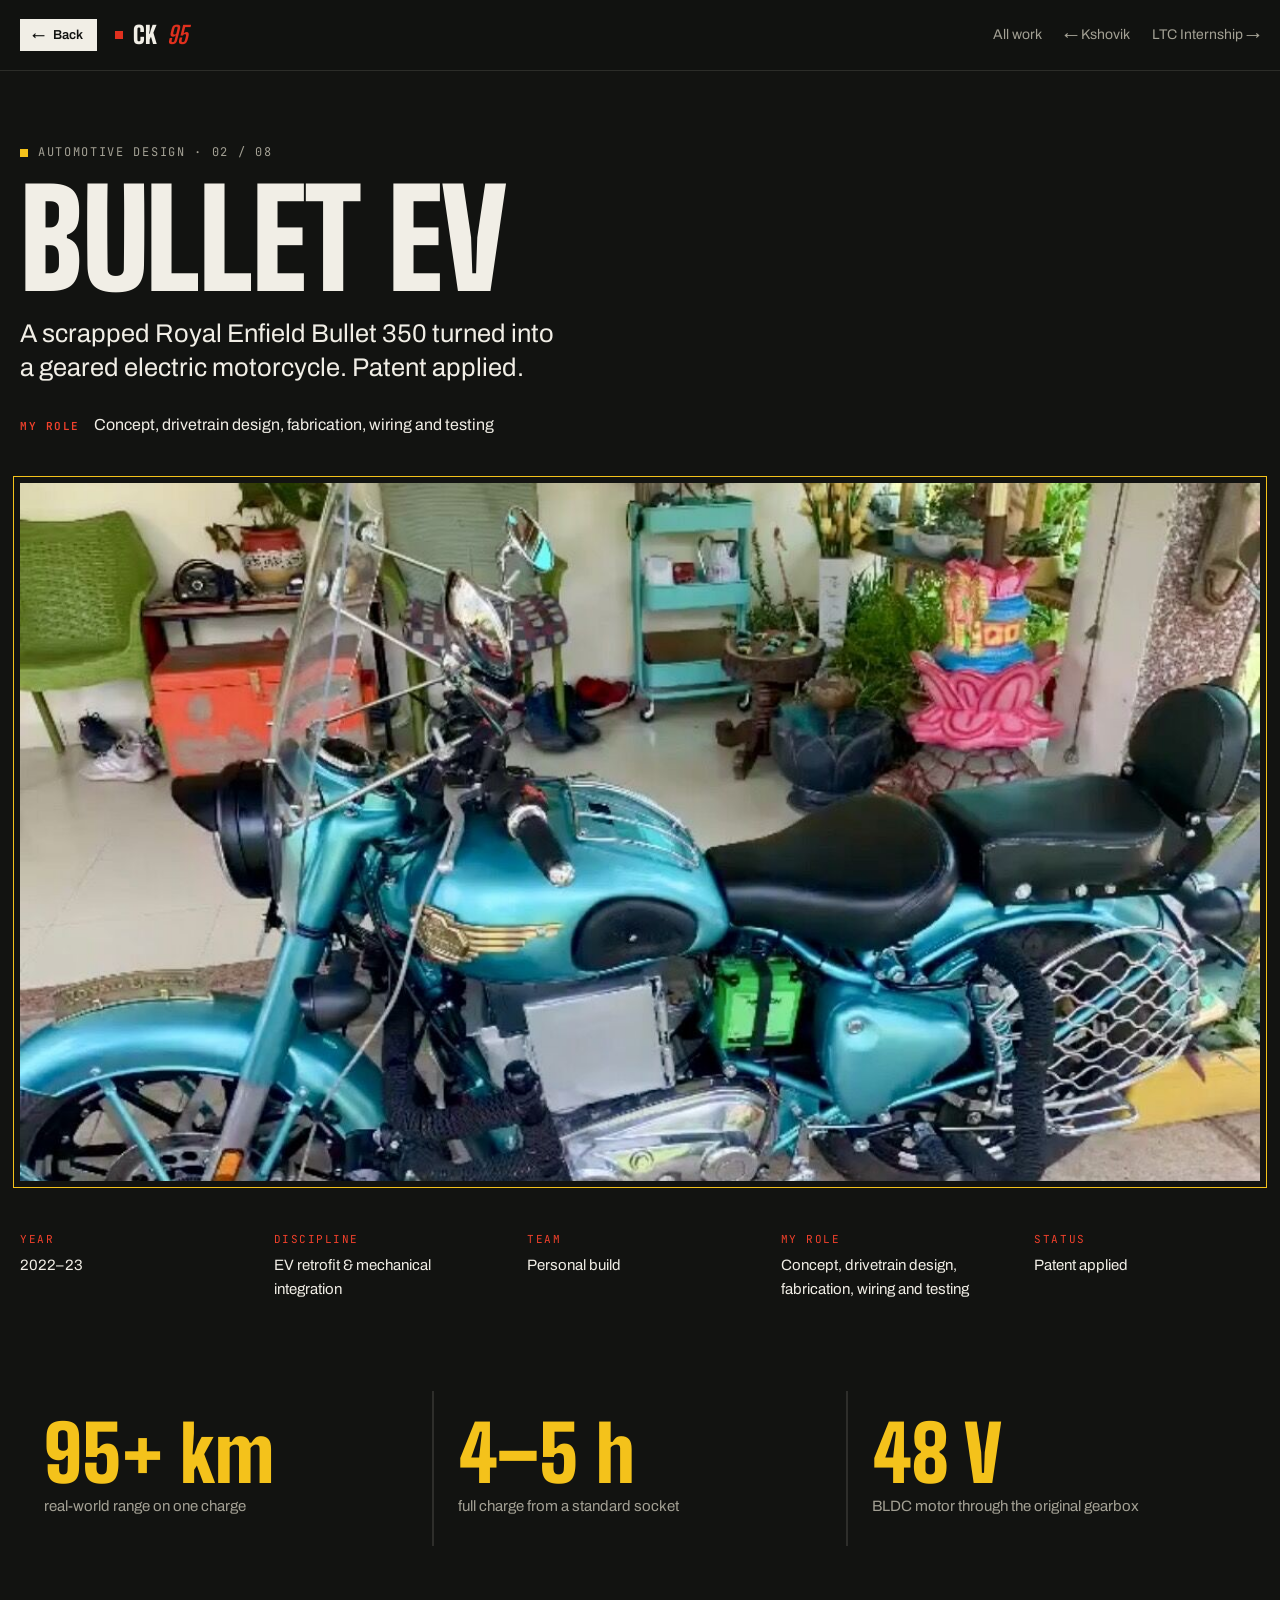
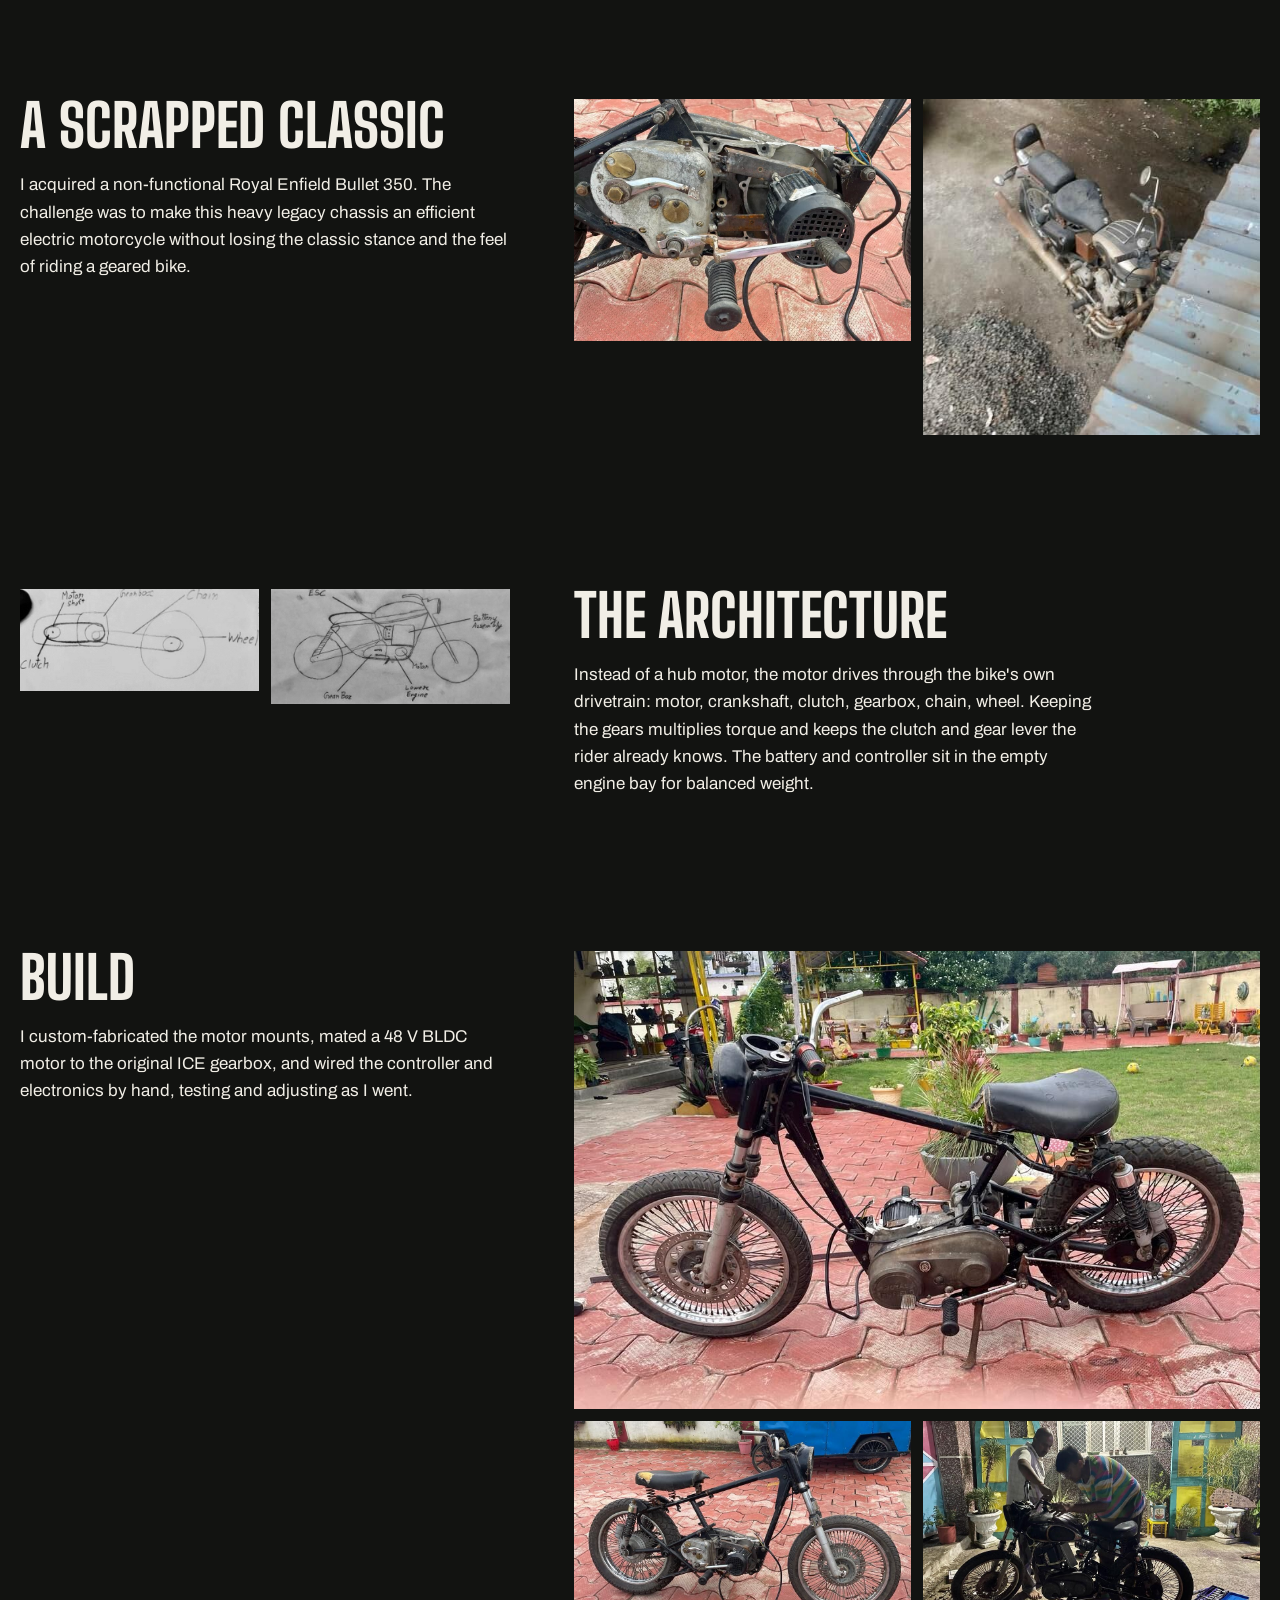
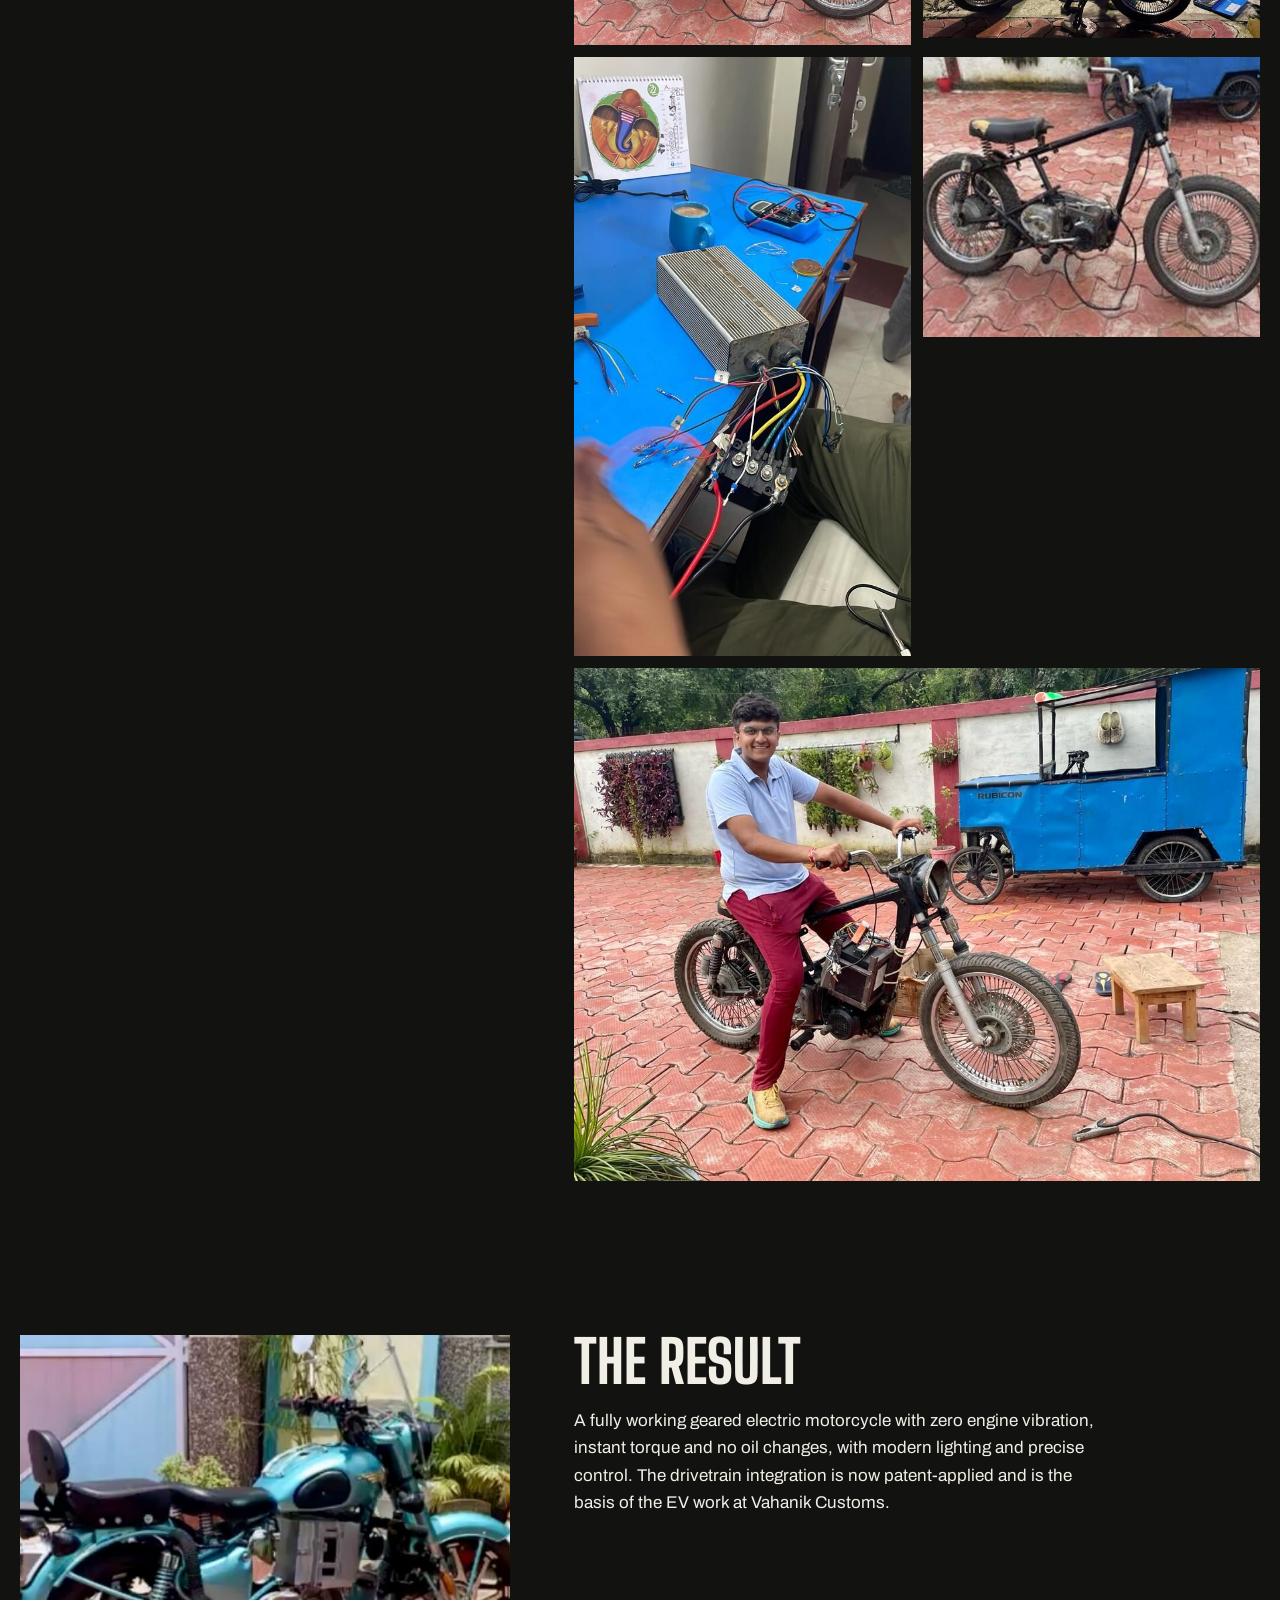
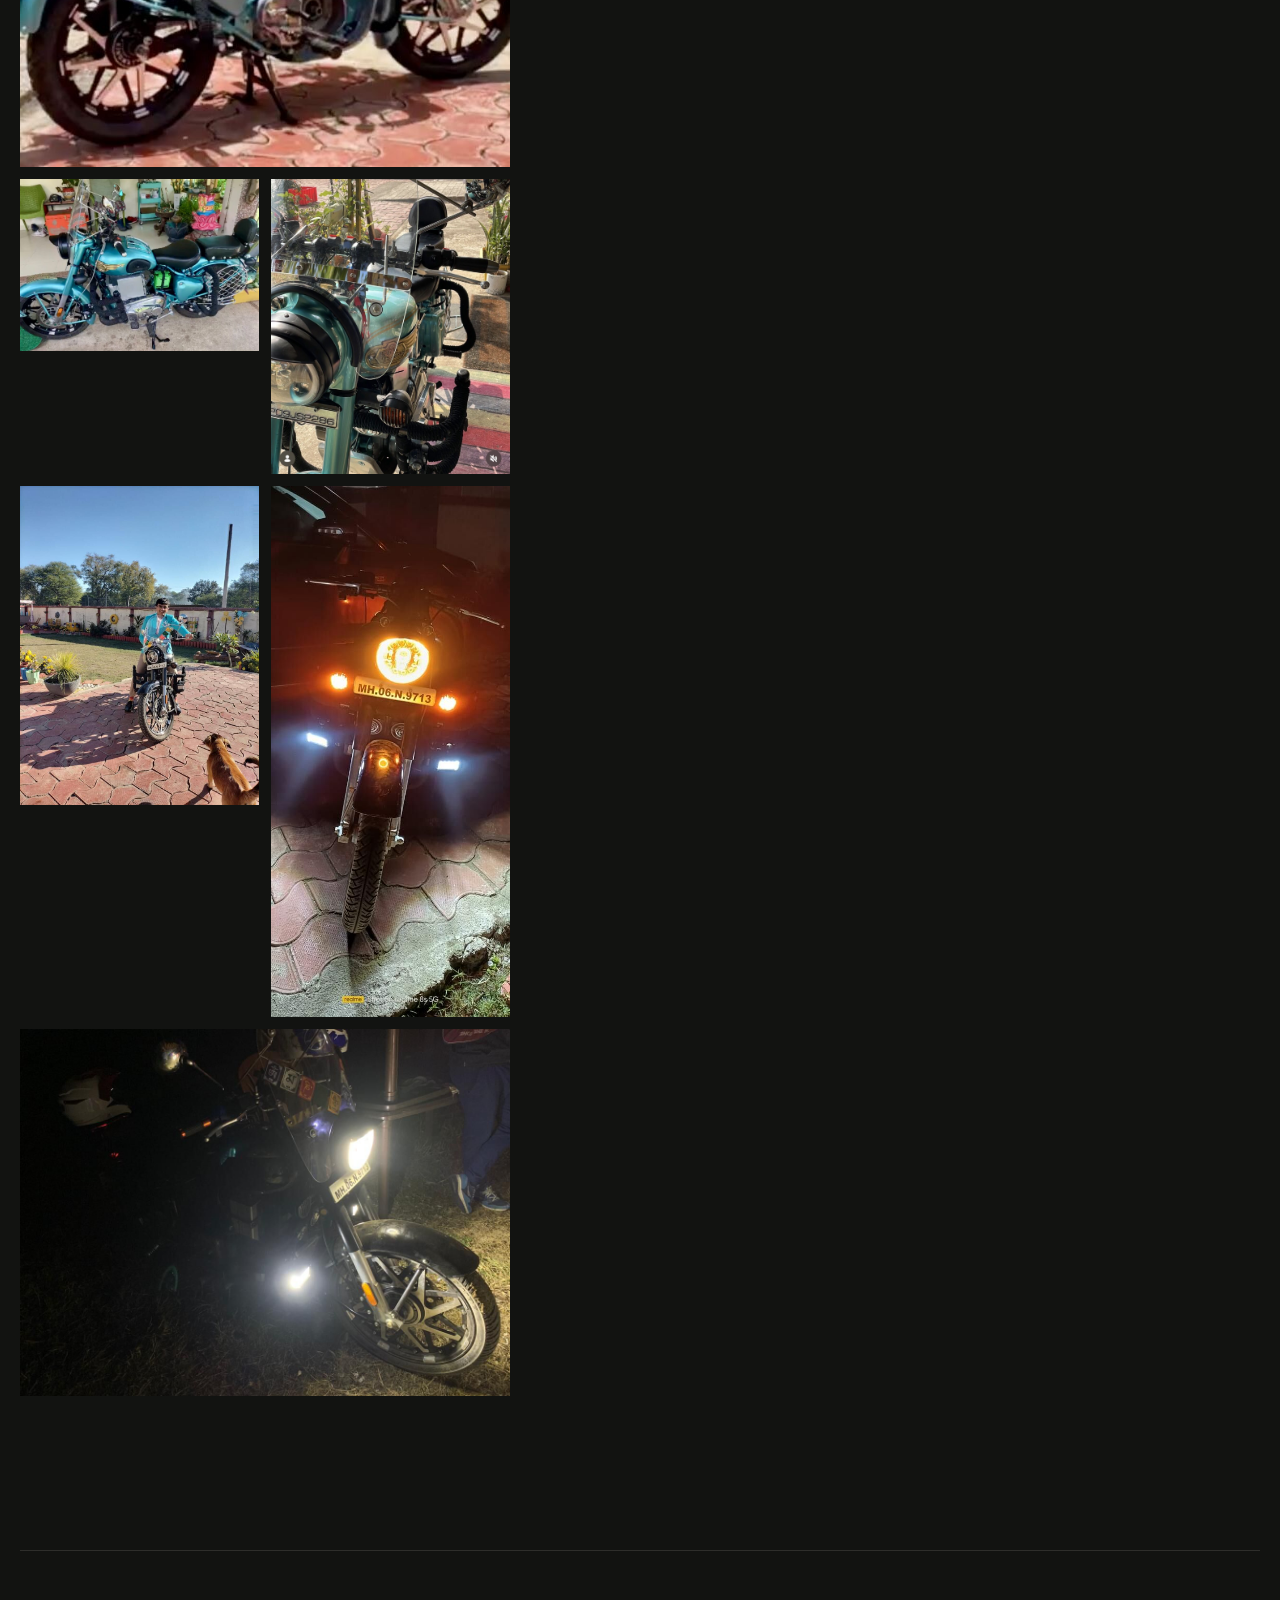
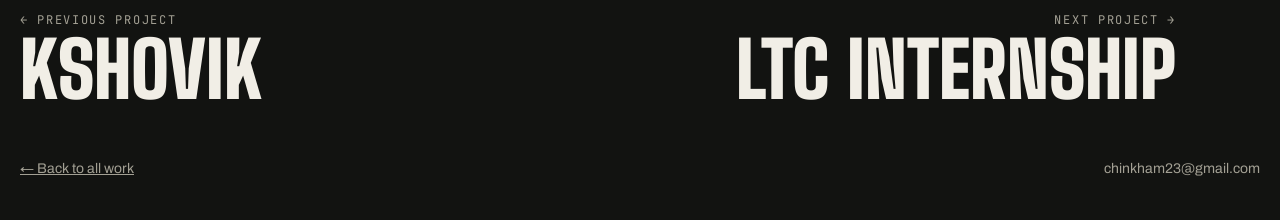
<file: work/bullet-ev.html>
<!doctype html>
<html lang="en"><head><meta charset="utf-8"><meta name="viewport" content="width=device-width, initial-scale=1, viewport-fit=cover">
<title>Bullet EV · Chinmay Khamkar</title>
<link rel="preconnect" href="https://fonts.googleapis.com"><link rel="preconnect" href="https://fonts.gstatic.com" crossorigin>
<link rel="stylesheet" href="https://fonts.googleapis.com/css2?family=Big+Shoulders+Display:wght@700;800;900&family=Archivo:wdth,wght@100..125,400..700&family=JetBrains+Mono:wght@400;600&display=swap">
<link rel="stylesheet" href="work.css">
</head><body class="automotive">
<div class="bpbg" aria-hidden="true" style="background-image:url(../img/bp2.svg)"></div>
<nav class="nav"><div class="navl"><a class="back" id="back" href="../index.html#work"><span aria-hidden="true">←</span> Back</a><a class="mark" href="../index.html"><i></i>CK<b>95</b></a></div><ul><li><a href="../index.html#work">All work</a></li><li><a href="kshovik.html">← Kshovik</a></li><li><a href="ltc-internship.html">LTC Internship →</a></li></ul></nav>
<header class="hero">
  <p class="kicker"><span class="dot"></span>Automotive design · 02 / 08</p>
  <h1>Bullet EV</h1>
  <p class="line">A scrapped Royal Enfield Bullet 350 turned into a geared electric motorcycle. Patent applied.</p>
  <p class="role"><b>My role</b>Concept, drivetrain design, fabrication, wiring and testing</p>
  <figure class="cover"><img src="../img/crisp/bul.jpg" alt="Bullet EV"></figure>
  <dl class="facts"><div><dt>Year</dt><dd>2022–23</dd></div><div><dt>Discipline</dt><dd>EV retrofit &amp; mechanical integration</dd></div><div><dt>Team</dt><dd>Personal build</dd></div><div><dt>My role</dt><dd>Concept, drivetrain design, fabrication, wiring and testing</dd></div><div><dt>Status</dt><dd>Patent applied</dd></div></dl>
</header>
<section class="stats"><div><b>95+ km</b><span>real-world range on one charge</span></div><div><b>4–5 h</b><span>full charge from a standard socket</span></div><div><b>48 V</b><span>BLDC motor through the original gearbox</span></div></section>
<main><section class="blk "><div class="txt"><h2>A scrapped classic</h2><p>I acquired a non-functional Royal Enfield Bullet 350. The challenge was to make this heavy legacy chassis an efficient electric motorcycle without losing the classic stance and the feel of riding a geared bike.</p></div><div class="figs two"><figure tabindex="0" role="button" aria-label="Enlarge image 1 of 2: A scrapped classic"><img src="../img/work/bul/05.jpg" alt="Bullet EV, a scrapped classic, image 1 of 2" loading="lazy" decoding="async"></figure><figure tabindex="0" role="button" aria-label="Enlarge image 2 of 2: A scrapped classic"><img src="../img/work/bul/04.jpg" alt="Bullet EV, a scrapped classic, image 2 of 2" loading="lazy" decoding="async"></figure></div></section>
<section class="blk flip"><div class="txt"><h2>The architecture</h2><p>Instead of a hub motor, the motor drives through the bike&#x27;s own drivetrain: motor, crankshaft, clutch, gearbox, chain, wheel. Keeping the gears multiplies torque and keeps the clutch and gear lever the rider already knows. The battery and controller sit in the empty engine bay for balanced weight.</p></div><div class="figs two"><figure tabindex="0" role="button" aria-label="Enlarge image 1 of 2: The architecture"><img src="../img/work/bul/s1.jpg" alt="Bullet EV, the architecture, image 1 of 2" loading="lazy" decoding="async"></figure><figure tabindex="0" role="button" aria-label="Enlarge image 2 of 2: The architecture"><img src="../img/work/bul/s2.jpg" alt="Bullet EV, the architecture, image 2 of 2" loading="lazy" decoding="async"></figure></div></section>
<section class="blk "><div class="txt"><h2>Build</h2><p>I custom-fabricated the motor mounts, mated a 48 V BLDC motor to the original ICE gearbox, and wired the controller and electronics by hand, testing and adjusting as I went.</p></div><div class="figs many oddtail"><figure tabindex="0" role="button" aria-label="Enlarge image 1 of 6: Build"><img src="../img/work/bul/06.jpg" alt="Bullet EV, build, image 1 of 6" loading="lazy" decoding="async"></figure><figure tabindex="0" role="button" aria-label="Enlarge image 2 of 6: Build"><img src="../img/work/bul/07.jpg" alt="Bullet EV, build, image 2 of 6" loading="lazy" decoding="async"></figure><figure tabindex="0" role="button" aria-label="Enlarge image 3 of 6: Build"><img src="../img/work/bul/08.jpg" alt="Bullet EV, build, image 3 of 6" loading="lazy" decoding="async"></figure><figure tabindex="0" role="button" aria-label="Enlarge image 4 of 6: Build"><img src="../img/work/bul/10.jpg" alt="Bullet EV, build, image 4 of 6" loading="lazy" decoding="async"></figure><figure tabindex="0" role="button" aria-label="Enlarge image 5 of 6: Build"><img src="../img/work/bul/s3.jpg" alt="Bullet EV, build, image 5 of 6" loading="lazy" decoding="async"></figure><figure tabindex="0" role="button" aria-label="Enlarge image 6 of 6: Build"><img src="../img/work/bul/09.jpg" alt="Bullet EV, build, image 6 of 6" loading="lazy" decoding="async"></figure></div></section>
<section class="blk flip"><div class="txt"><h2>The result</h2><p>A fully working geared electric motorcycle with zero engine vibration, instant torque and no oil changes, with modern lighting and precise control. The drivetrain integration is now patent-applied and is the basis of the EV work at Vahanik Customs.</p></div><div class="figs many oddtail"><figure tabindex="0" role="button" aria-label="Enlarge image 1 of 6: The result"><img src="../img/work/bul/01.jpg" alt="Bullet EV, the result, image 1 of 6" loading="lazy" decoding="async"></figure><figure tabindex="0" role="button" aria-label="Enlarge image 2 of 6: The result"><img src="../img/work/bul/02.jpg" alt="Bullet EV, the result, image 2 of 6" loading="lazy" decoding="async"></figure><figure tabindex="0" role="button" aria-label="Enlarge image 3 of 6: The result"><img src="../img/work/bul/03.jpg" alt="Bullet EV, the result, image 3 of 6" loading="lazy" decoding="async"></figure><figure tabindex="0" role="button" aria-label="Enlarge image 4 of 6: The result"><img src="../img/work/bul/13.jpg" alt="Bullet EV, the result, image 4 of 6" loading="lazy" decoding="async"></figure><figure tabindex="0" role="button" aria-label="Enlarge image 5 of 6: The result"><img src="../img/work/bul/11.jpg" alt="Bullet EV, the result, image 5 of 6" loading="lazy" decoding="async"></figure><figure tabindex="0" role="button" aria-label="Enlarge image 6 of 6: The result"><img src="../img/work/bul/12.jpg" alt="Bullet EV, the result, image 6 of 6" loading="lazy" decoding="async"></figure></div></section>
</main>
<nav class="pn" aria-label="More projects"><a class="prev" href="kshovik.html"><span>← Previous project</span><strong>Kshovik</strong></a><a class="next" href="ltc-internship.html"><span>Next project →</span><strong>LTC Internship</strong></a></nav>
<footer class="foot"><a href="../index.html#work">← Back to all work</a><span>chinkham23@gmail.com</span></footer>
<div class="lb" id="lb" role="dialog" aria-modal="true" aria-label="Image viewer" hidden><img alt=""><button type="button" class="lbx" aria-label="Close">Close</button><button type="button" class="lbp" aria-label="Previous image">←</button><button type="button" class="lbn" aria-label="Next image">→</button></div>
<script src="work.js"></script>
</body></html>
</file>
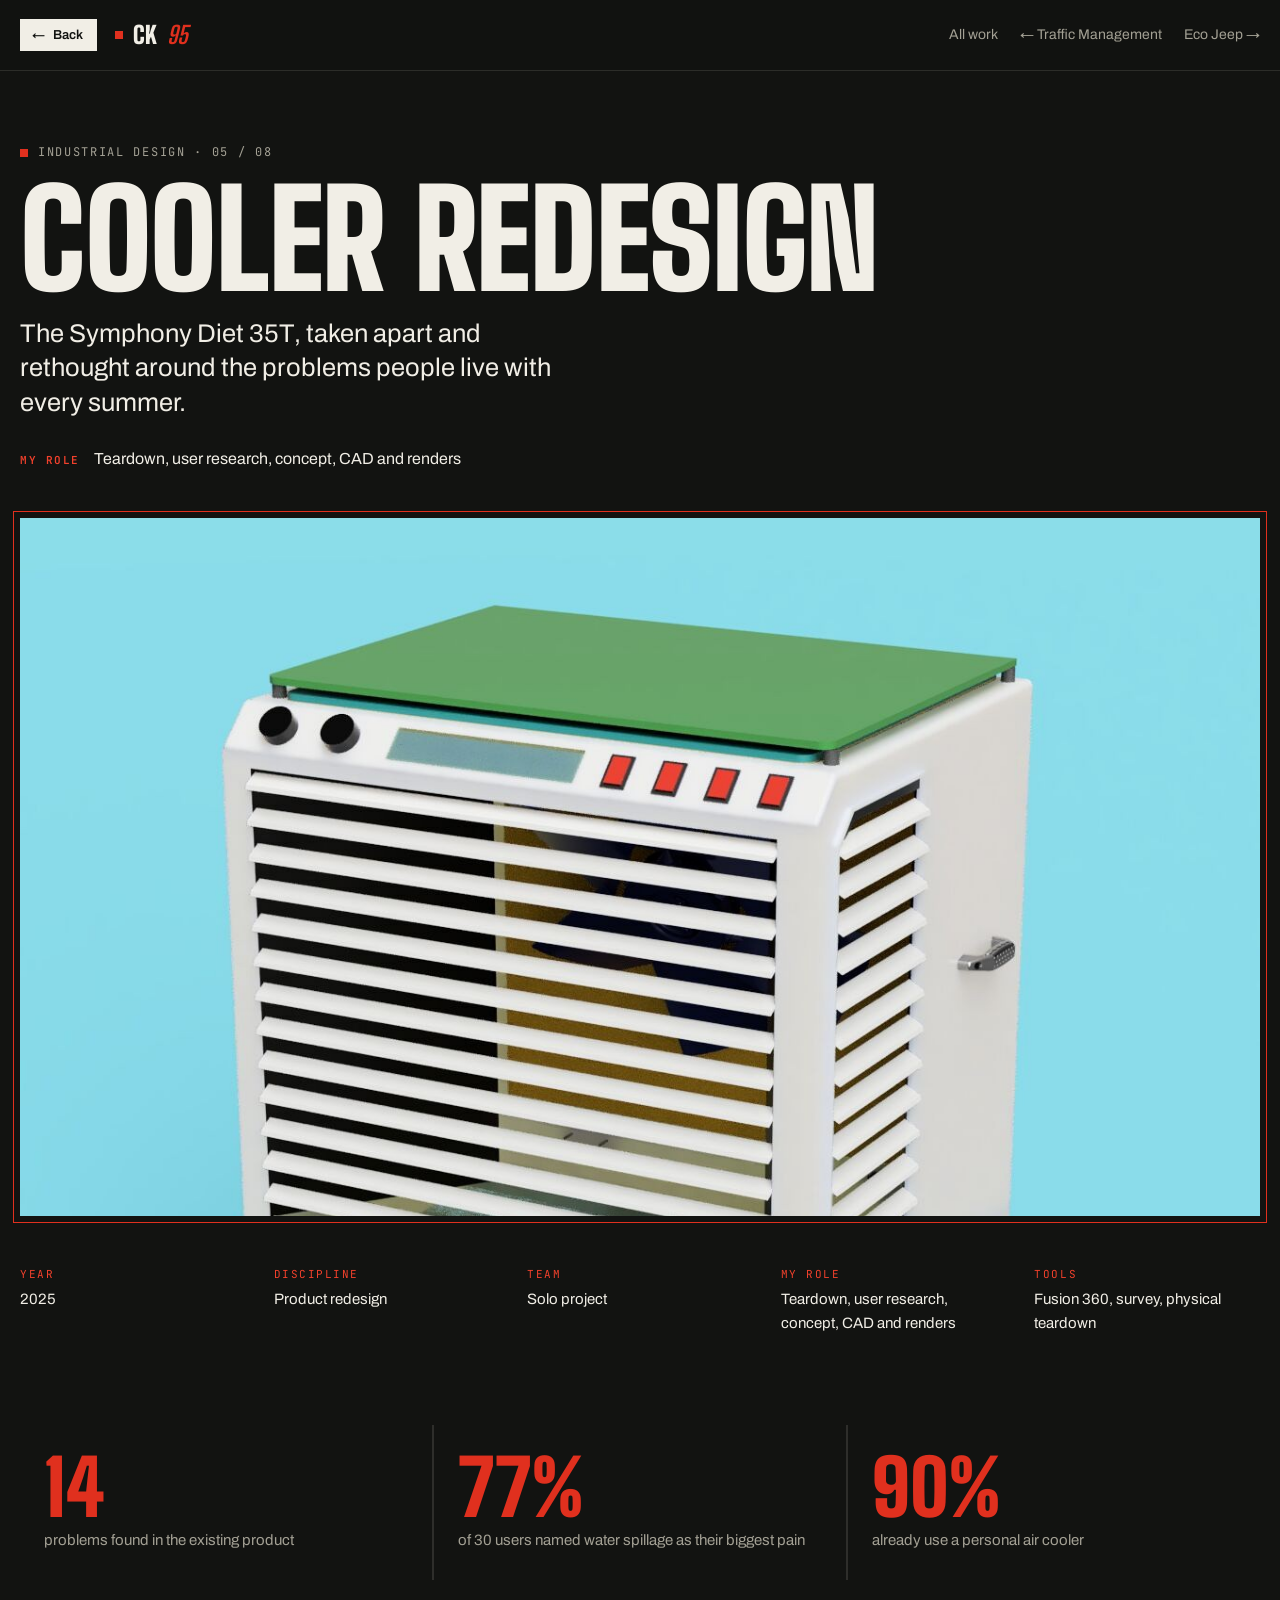
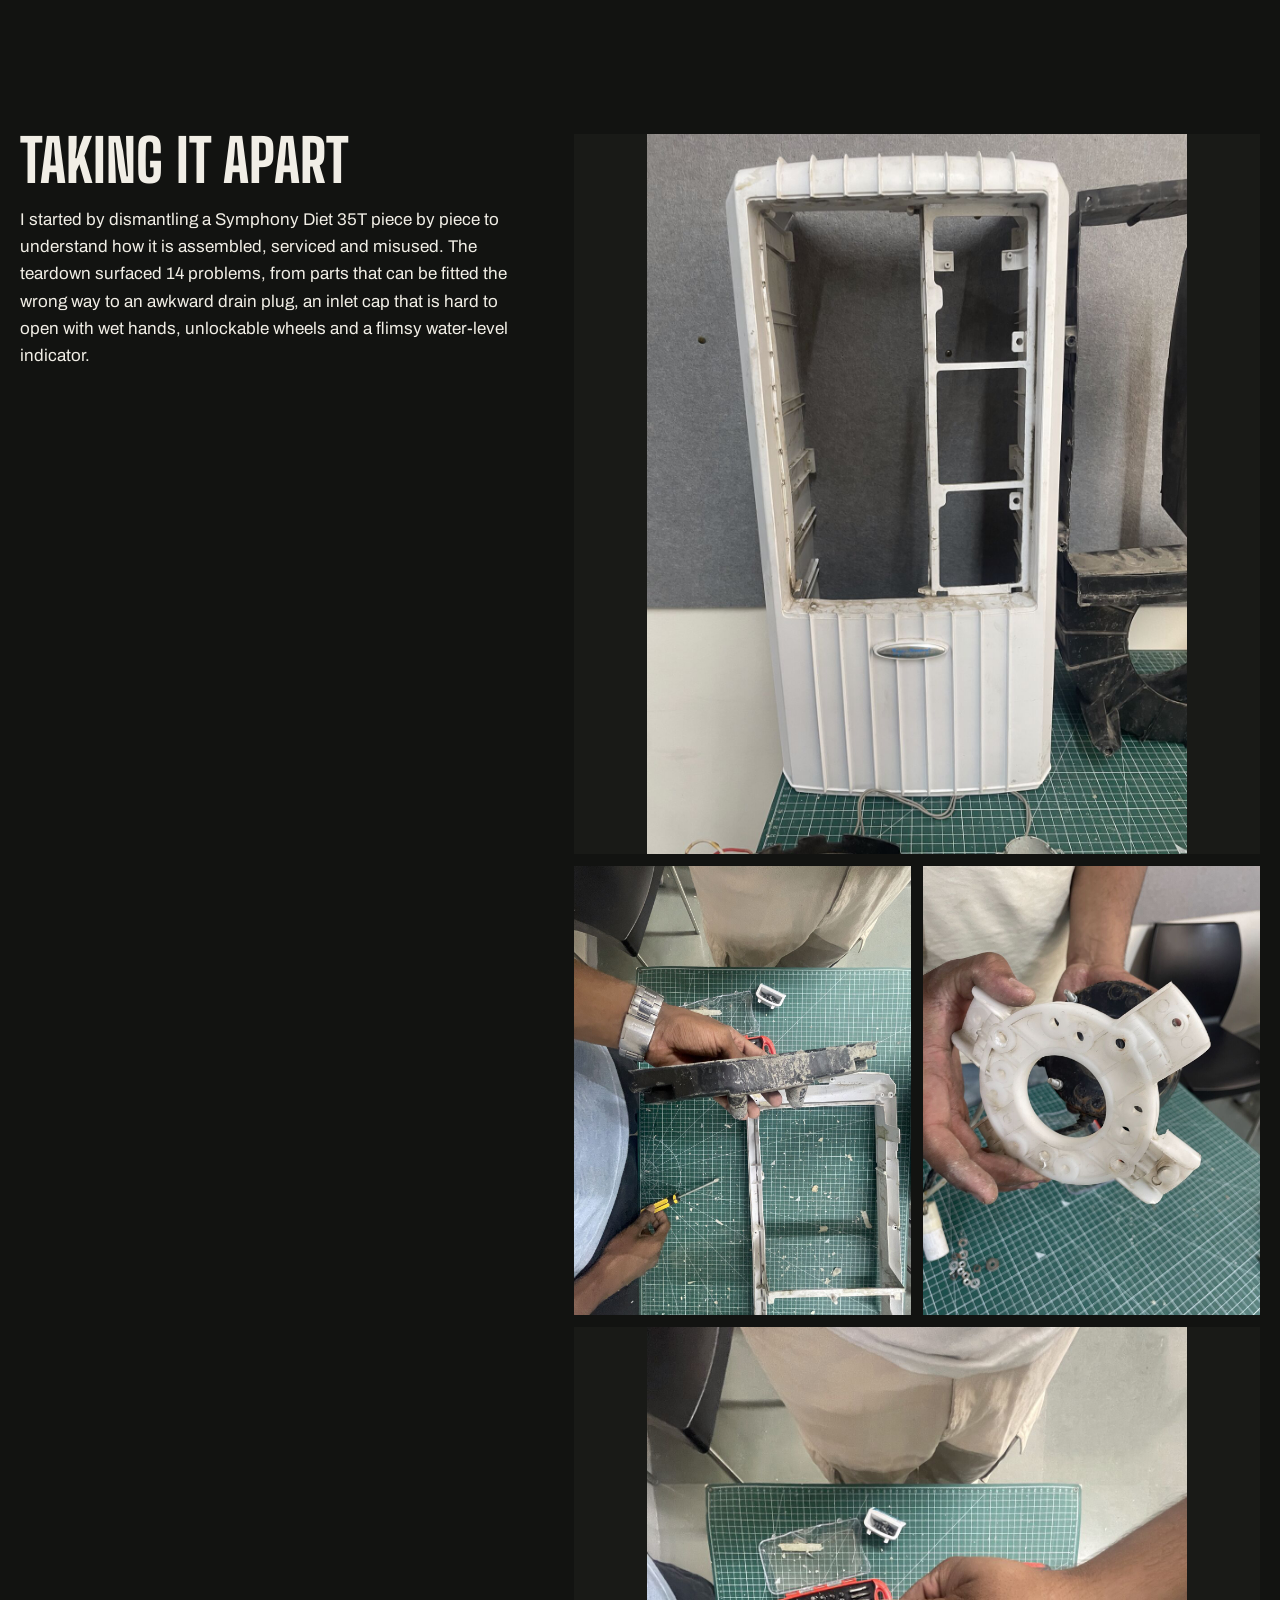
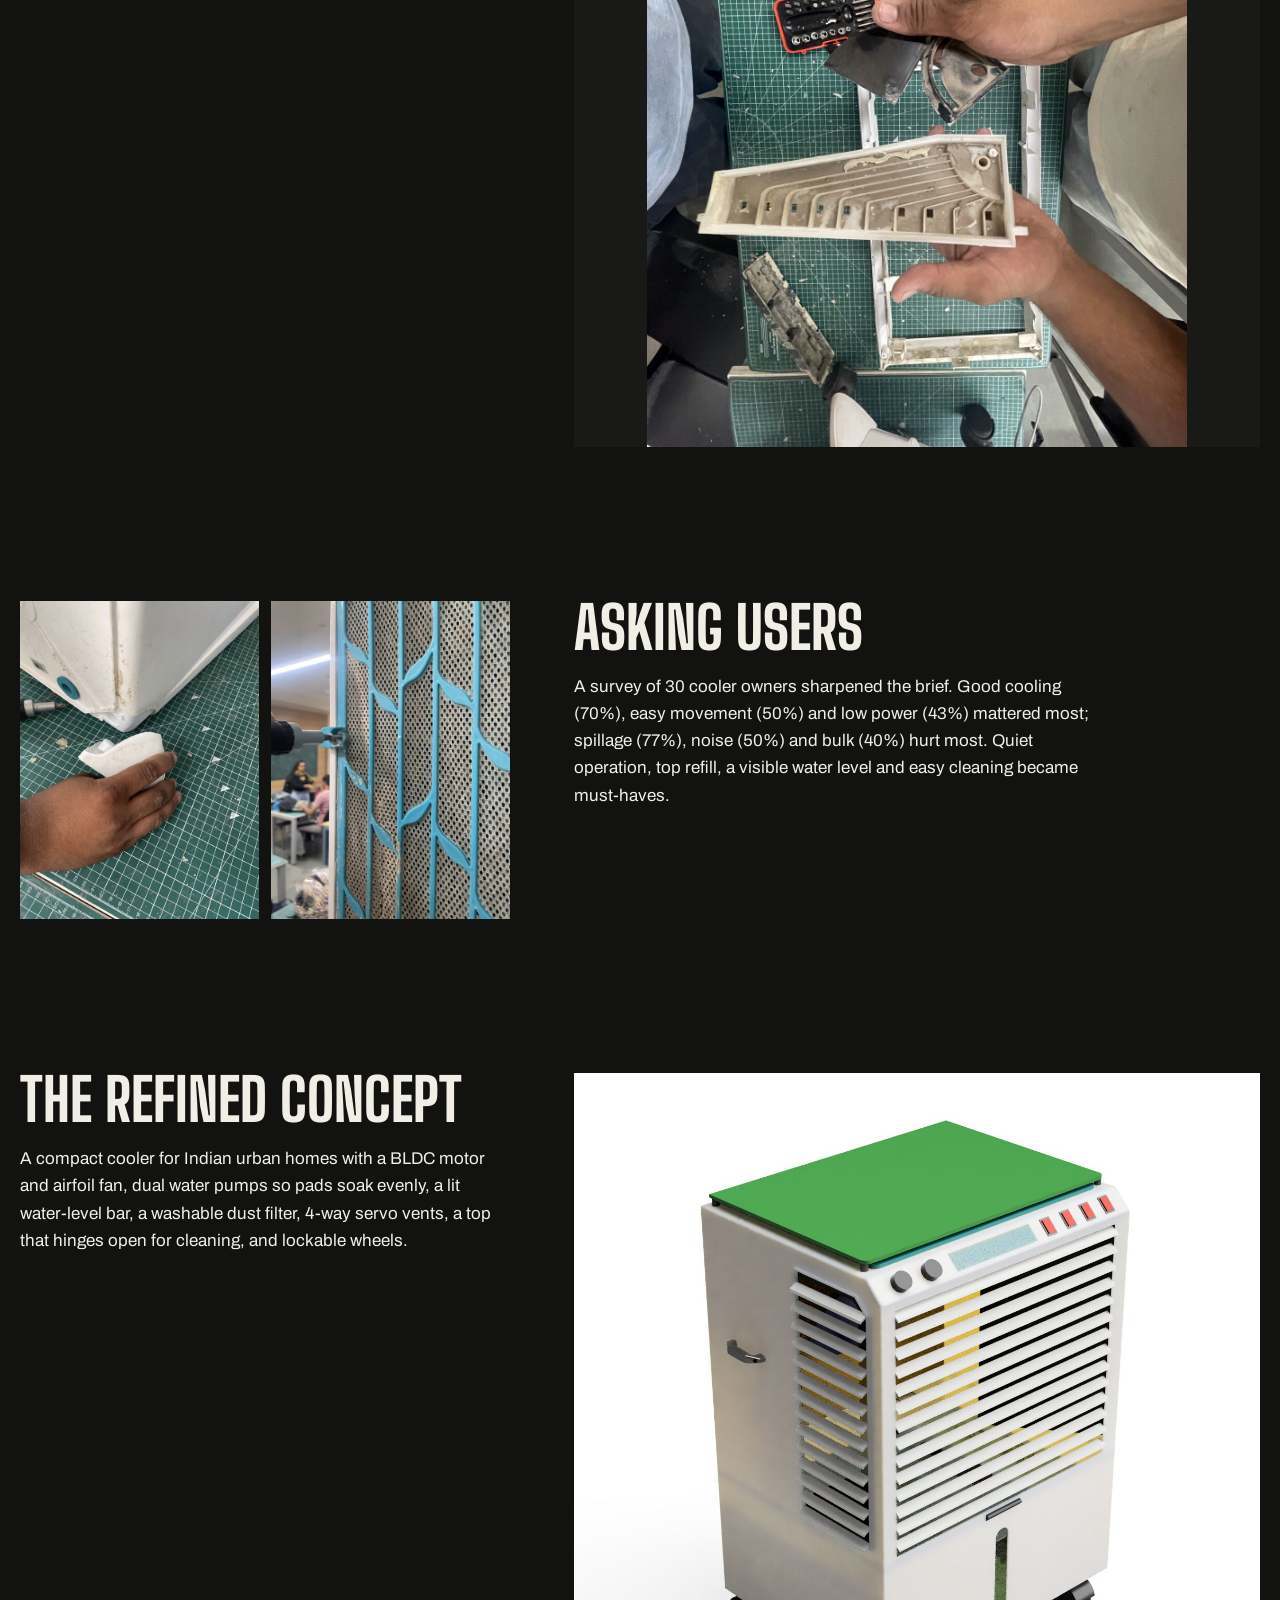
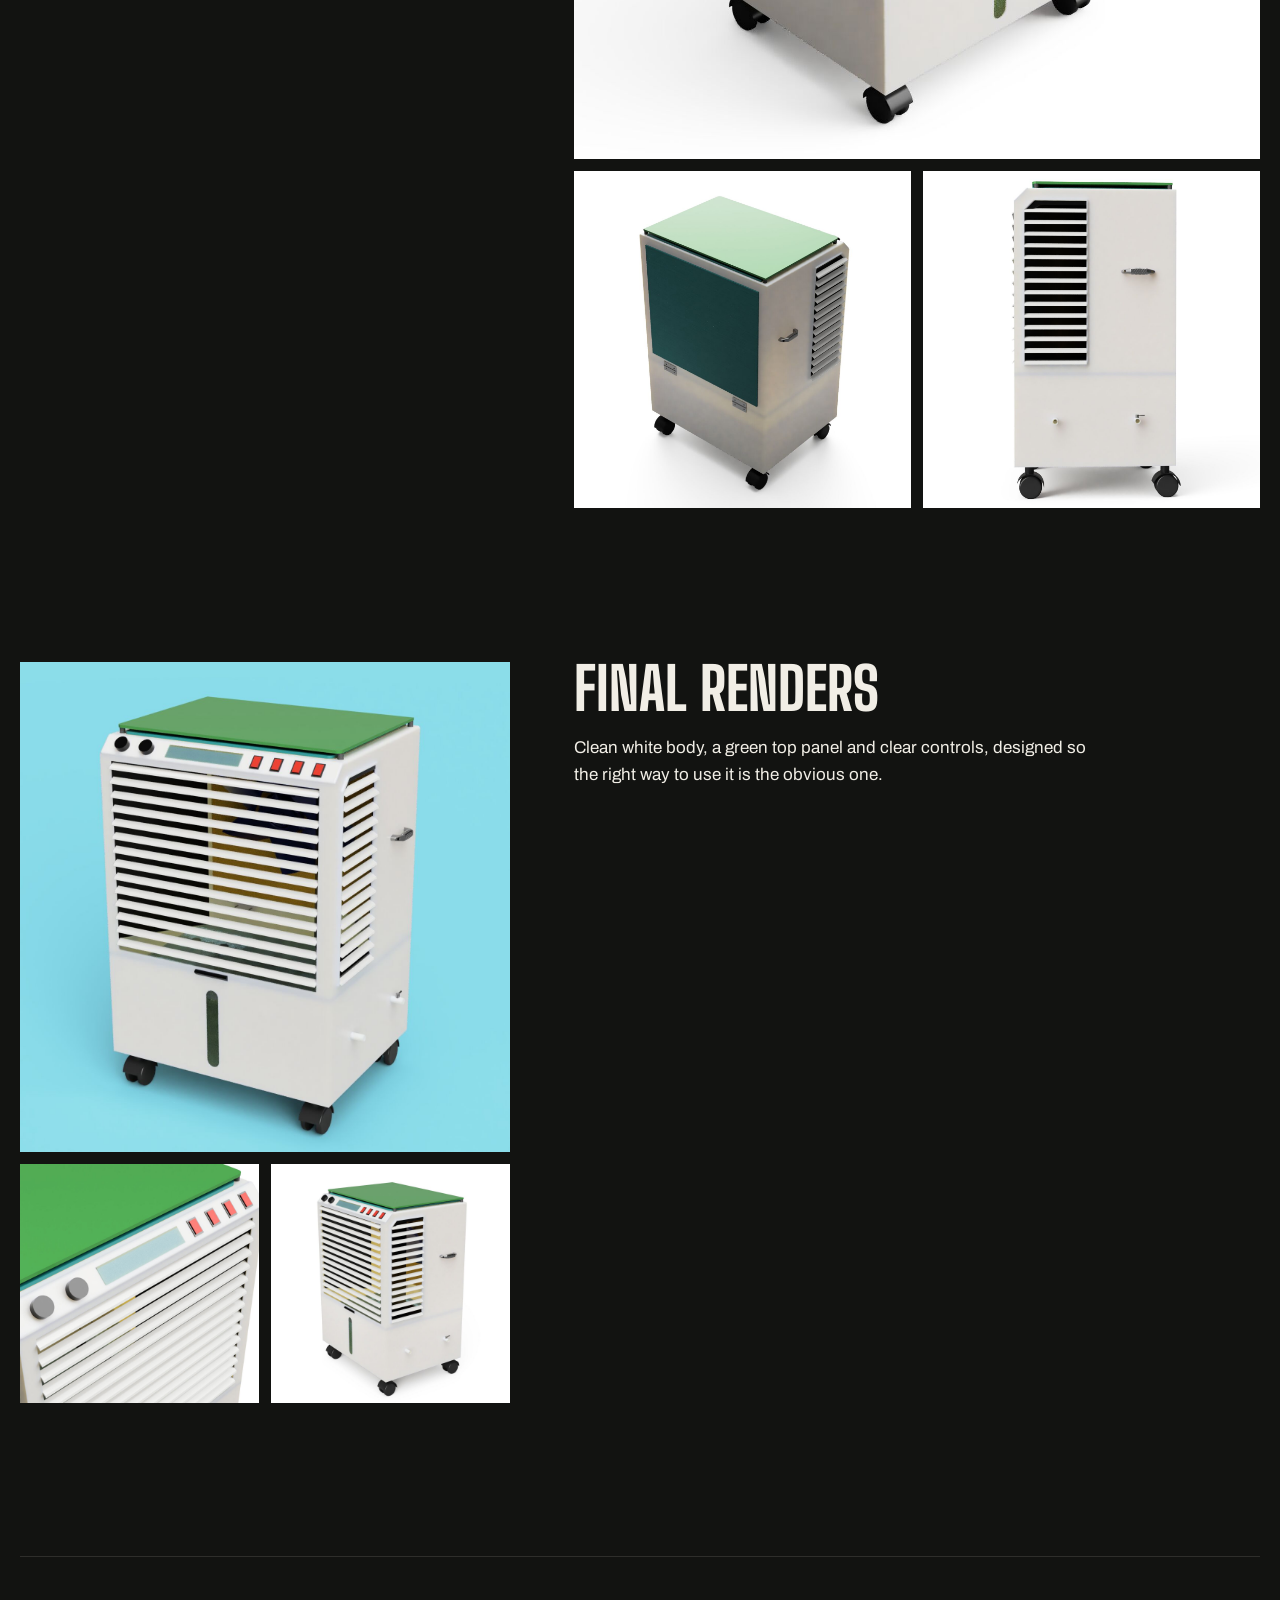
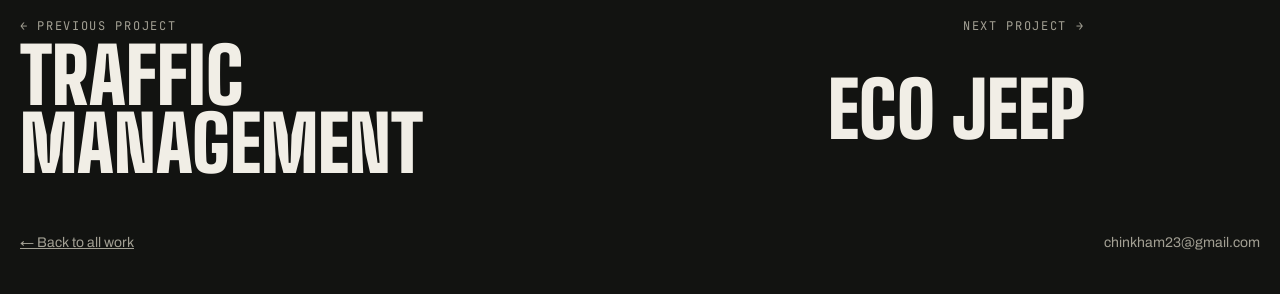
<file: work/cooler-redesign.html>
<!doctype html>
<html lang="en"><head><meta charset="utf-8"><meta name="viewport" content="width=device-width, initial-scale=1, viewport-fit=cover">
<title>Cooler Redesign · Chinmay Khamkar</title>
<link rel="preconnect" href="https://fonts.googleapis.com"><link rel="preconnect" href="https://fonts.gstatic.com" crossorigin>
<link rel="stylesheet" href="https://fonts.googleapis.com/css2?family=Big+Shoulders+Display:wght@700;800;900&family=Archivo:wdth,wght@100..125,400..700&family=JetBrains+Mono:wght@400;600&display=swap">
<link rel="stylesheet" href="work.css">
</head><body class="industrial">
<div class="bpbg" aria-hidden="true" style="background-image:url(../img/bp1.svg)"></div>
<nav class="nav"><div class="navl"><a class="back" id="back" href="../index.html#work"><span aria-hidden="true">←</span> Back</a><a class="mark" href="../index.html"><i></i>CK<b>95</b></a></div><ul><li><a href="../index.html#work">All work</a></li><li><a href="traffic-management.html">← Traffic Management</a></li><li><a href="eco-jeep.html">Eco Jeep →</a></li></ul></nav>
<header class="hero">
  <p class="kicker"><span class="dot"></span>Industrial design · 05 / 08</p>
  <h1>Cooler Redesign</h1>
  <p class="line">The Symphony Diet 35T, taken apart and rethought around the problems people live with every summer.</p>
  <p class="role"><b>My role</b>Teardown, user research, concept, CAD and renders</p>
  <figure class="cover"><img src="../img/crisp/cool.jpg" alt="Cooler Redesign"></figure>
  <dl class="facts"><div><dt>Year</dt><dd>2025</dd></div><div><dt>Discipline</dt><dd>Product redesign</dd></div><div><dt>Team</dt><dd>Solo project</dd></div><div><dt>My role</dt><dd>Teardown, user research, concept, CAD and renders</dd></div><div><dt>Tools</dt><dd>Fusion 360, survey, physical teardown</dd></div></dl>
</header>
<section class="stats"><div><b>14</b><span>problems found in the existing product</span></div><div><b>77%</b><span>of 30 users named water spillage as their biggest pain</span></div><div><b>90%</b><span>already use a personal air cooler</span></div></section>
<main><section class="blk "><div class="txt"><h2>Taking it apart</h2><p>I started by dismantling a Symphony Diet 35T piece by piece to understand how it is assembled, serviced and misused. The teardown surfaced 14 problems, from parts that can be fitted the wrong way to an awkward drain plug, an inlet cap that is hard to open with wet hands, unlockable wheels and a flimsy water-level indicator.</p></div><div class="figs many oddtail"><figure tabindex="0" role="button" aria-label="Enlarge image 1 of 4: Taking it apart"><img src="../img/work/cool/t03.jpg" alt="Cooler Redesign, taking it apart, image 1 of 4" loading="lazy" decoding="async"></figure><figure tabindex="0" role="button" aria-label="Enlarge image 2 of 4: Taking it apart"><img src="../img/work/cool/t05.jpg" alt="Cooler Redesign, taking it apart, image 2 of 4" loading="lazy" decoding="async"></figure><figure tabindex="0" role="button" aria-label="Enlarge image 3 of 4: Taking it apart"><img src="../img/work/cool/t07.jpg" alt="Cooler Redesign, taking it apart, image 3 of 4" loading="lazy" decoding="async"></figure><figure tabindex="0" role="button" aria-label="Enlarge image 4 of 4: Taking it apart"><img src="../img/work/cool/t08.jpg" alt="Cooler Redesign, taking it apart, image 4 of 4" loading="lazy" decoding="async"></figure></div></section>
<section class="blk flip"><div class="txt"><h2>Asking users</h2><p>A survey of 30 cooler owners sharpened the brief. Good cooling (70%), easy movement (50%) and low power (43%) mattered most; spillage (77%), noise (50%) and bulk (40%) hurt most. Quiet operation, top refill, a visible water level and easy cleaning became must-haves.</p></div><div class="figs two"><figure tabindex="0" role="button" aria-label="Enlarge image 1 of 2: Asking users"><img src="../img/work/cool/t01.jpg" alt="Cooler Redesign, asking users, image 1 of 2" loading="lazy" decoding="async"></figure><figure tabindex="0" role="button" aria-label="Enlarge image 2 of 2: Asking users"><img src="../img/work/cool/t02.jpg" alt="Cooler Redesign, asking users, image 2 of 2" loading="lazy" decoding="async"></figure></div></section>
<section class="blk "><div class="txt"><h2>The refined concept</h2><p>A compact cooler for Indian urban homes with a BLDC motor and airfoil fan, dual water pumps so pads soak evenly, a lit water-level bar, a washable dust filter, 4-way servo vents, a top that hinges open for cleaning, and lockable wheels.</p></div><div class="figs many"><figure tabindex="0" role="button" aria-label="Enlarge image 1 of 3: The refined concept"><img src="../img/work/cool/r01.jpg" alt="Cooler Redesign, the refined concept, image 1 of 3" loading="lazy" decoding="async"></figure><figure tabindex="0" role="button" aria-label="Enlarge image 2 of 3: The refined concept"><img src="../img/work/cool/r02.jpg" alt="Cooler Redesign, the refined concept, image 2 of 3" loading="lazy" decoding="async"></figure><figure tabindex="0" role="button" aria-label="Enlarge image 3 of 3: The refined concept"><img src="../img/work/cool/r03.jpg" alt="Cooler Redesign, the refined concept, image 3 of 3" loading="lazy" decoding="async"></figure></div></section>
<section class="blk flip"><div class="txt"><h2>Final renders</h2><p>Clean white body, a green top panel and clear controls, designed so the right way to use it is the obvious one.</p></div><div class="figs many"><figure tabindex="0" role="button" aria-label="Enlarge image 1 of 3: Final renders"><img src="../img/work/cool/r04.jpg" alt="Cooler Redesign, final renders, image 1 of 3" loading="lazy" decoding="async"></figure><figure tabindex="0" role="button" aria-label="Enlarge image 2 of 3: Final renders"><img src="../img/work/cool/r05.jpg" alt="Cooler Redesign, final renders, image 2 of 3" loading="lazy" decoding="async"></figure><figure tabindex="0" role="button" aria-label="Enlarge image 3 of 3: Final renders"><img src="../img/work/cool/r06.jpg" alt="Cooler Redesign, final renders, image 3 of 3" loading="lazy" decoding="async"></figure></div></section>
</main>
<nav class="pn" aria-label="More projects"><a class="prev" href="traffic-management.html"><span>← Previous project</span><strong>Traffic Management</strong></a><a class="next" href="eco-jeep.html"><span>Next project →</span><strong>Eco Jeep</strong></a></nav>
<footer class="foot"><a href="../index.html#work">← Back to all work</a><span>chinkham23@gmail.com</span></footer>
<div class="lb" id="lb" role="dialog" aria-modal="true" aria-label="Image viewer" hidden><img alt=""><button type="button" class="lbx" aria-label="Close">Close</button><button type="button" class="lbp" aria-label="Previous image">←</button><button type="button" class="lbn" aria-label="Next image">→</button></div>
<script src="work.js"></script>
</body></html>
</file>
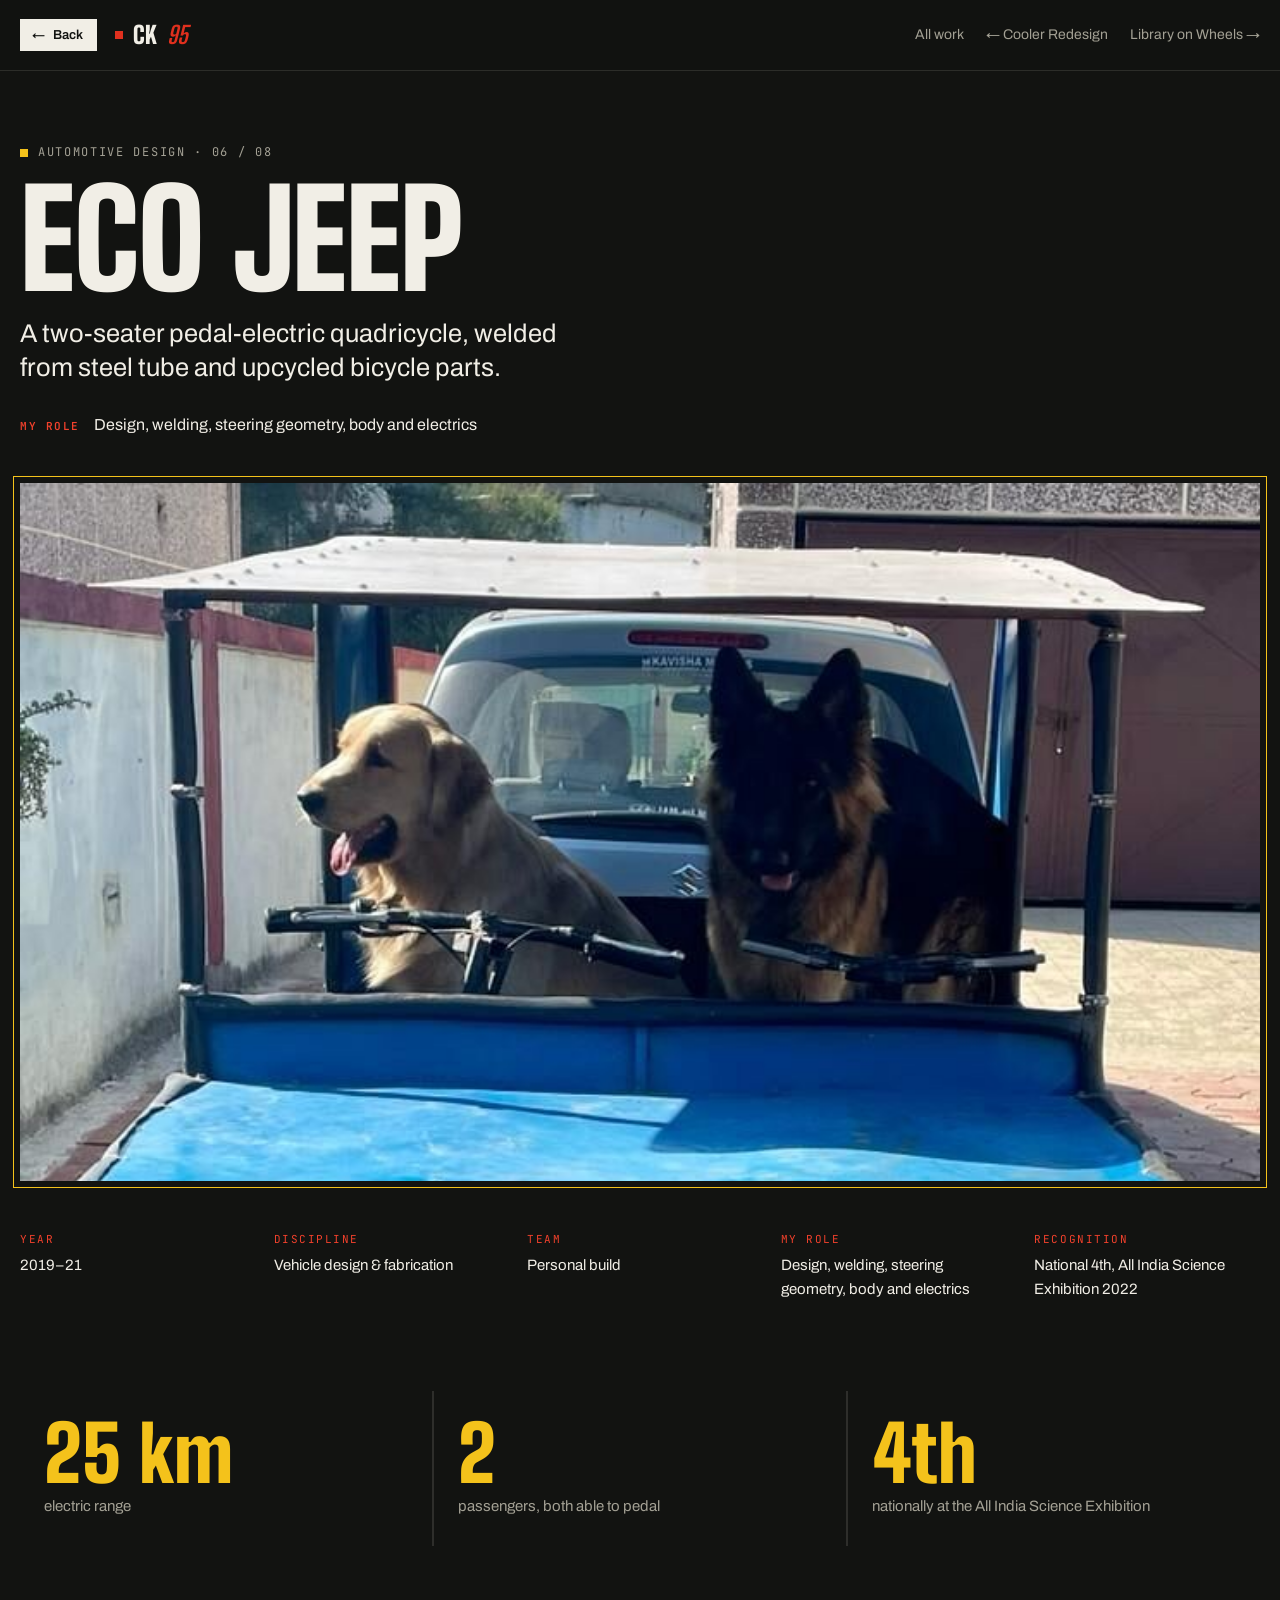
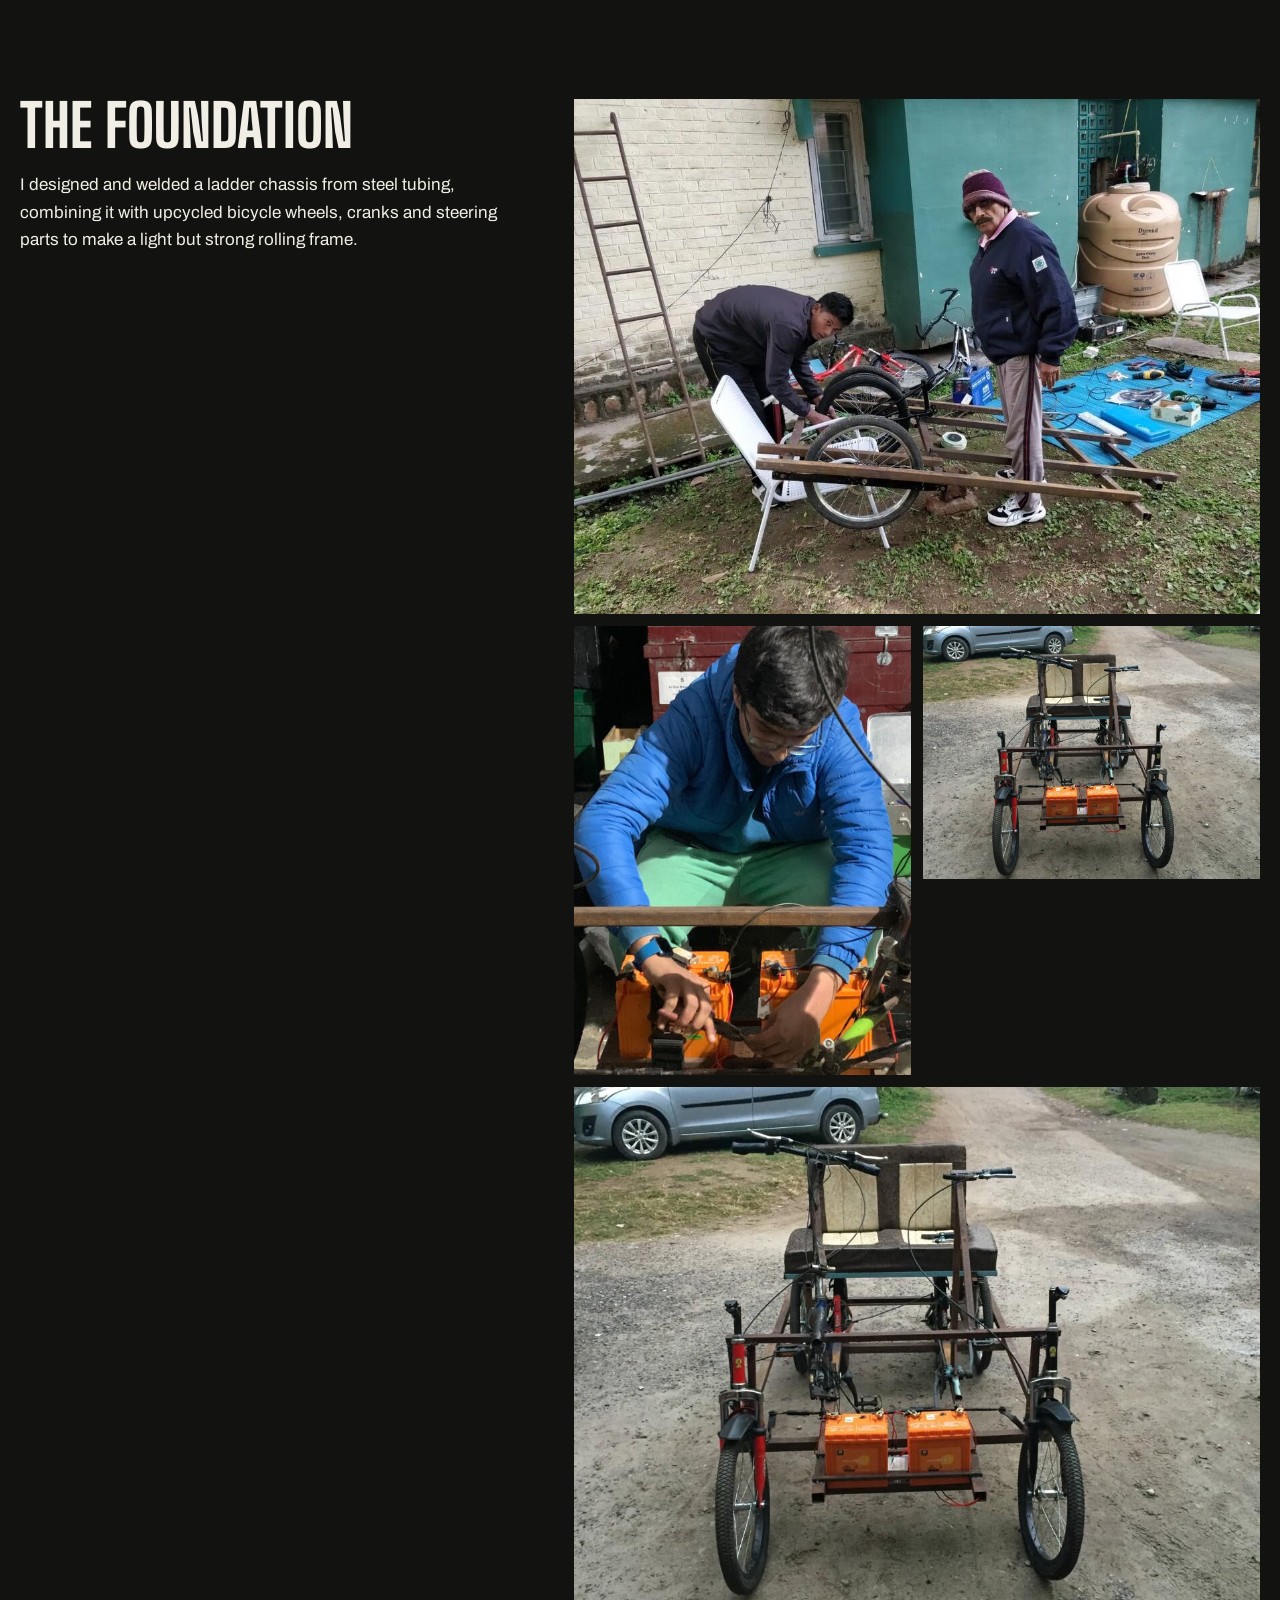
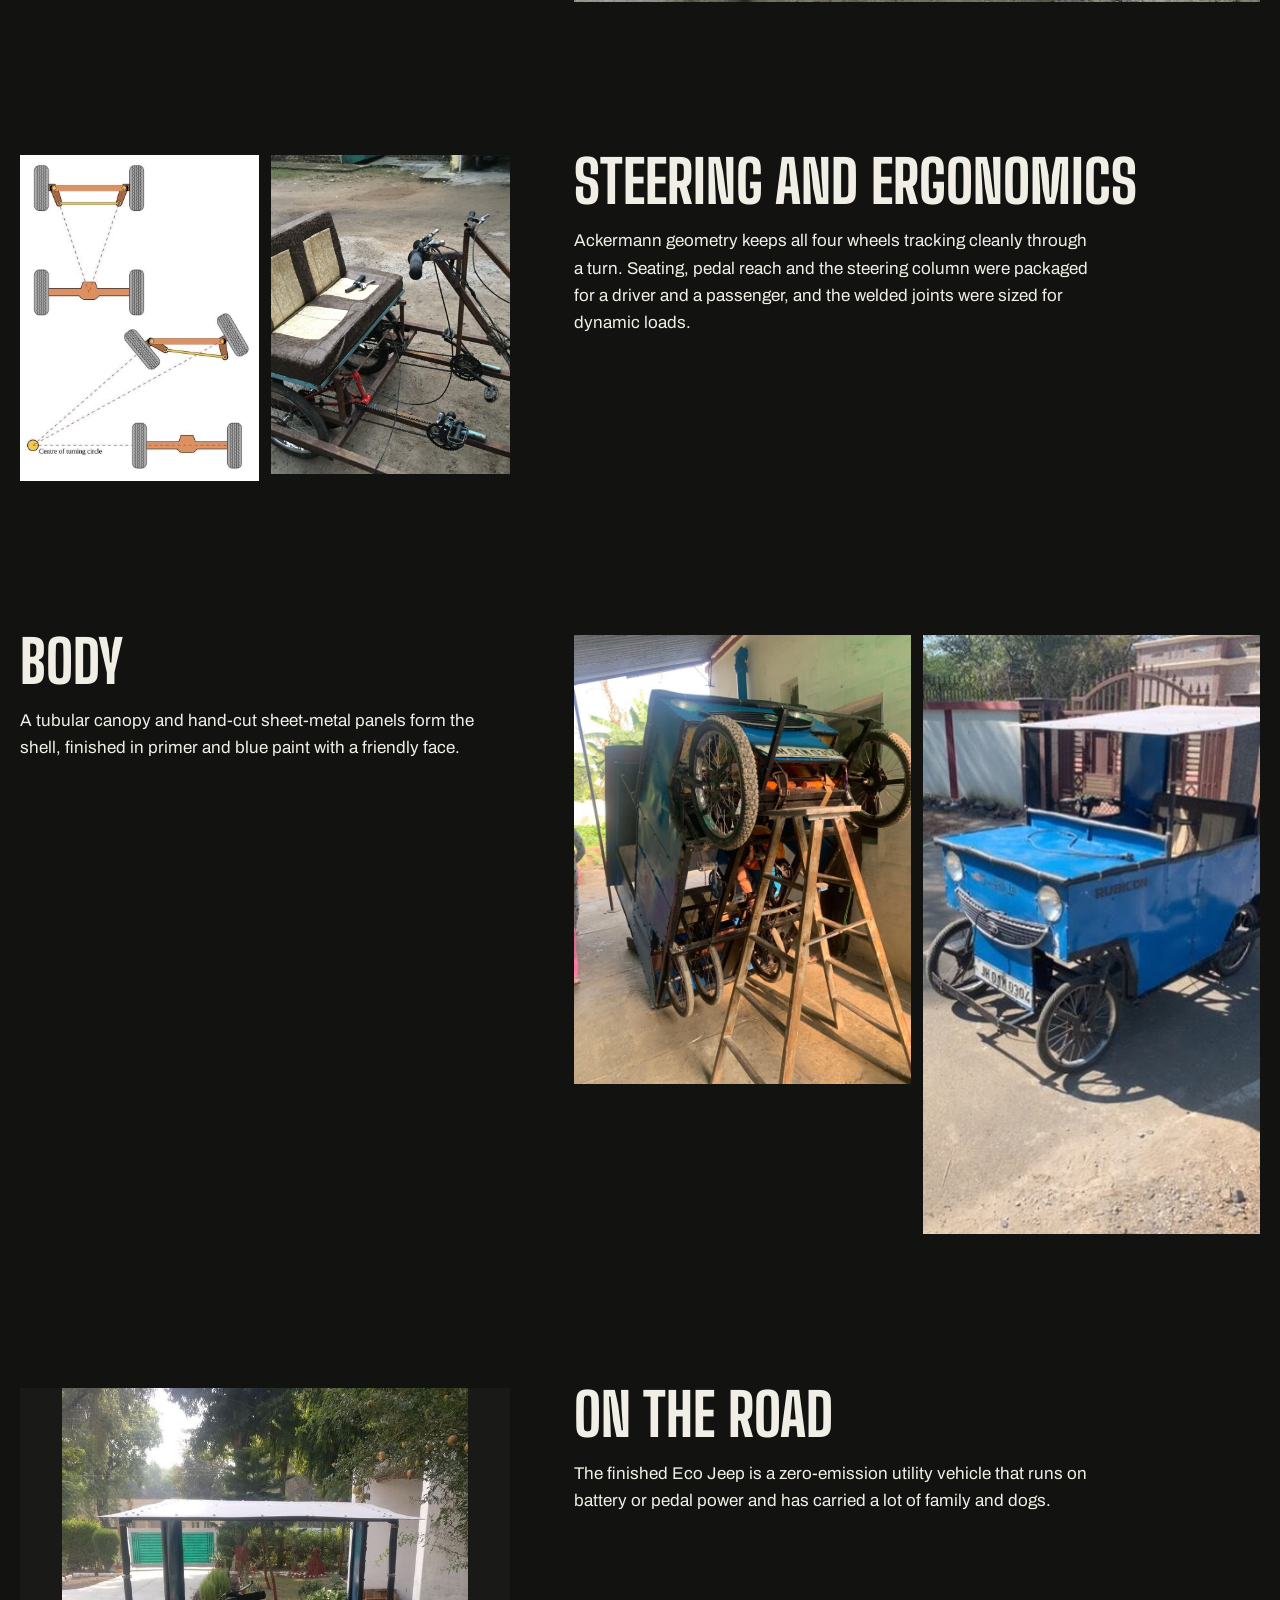
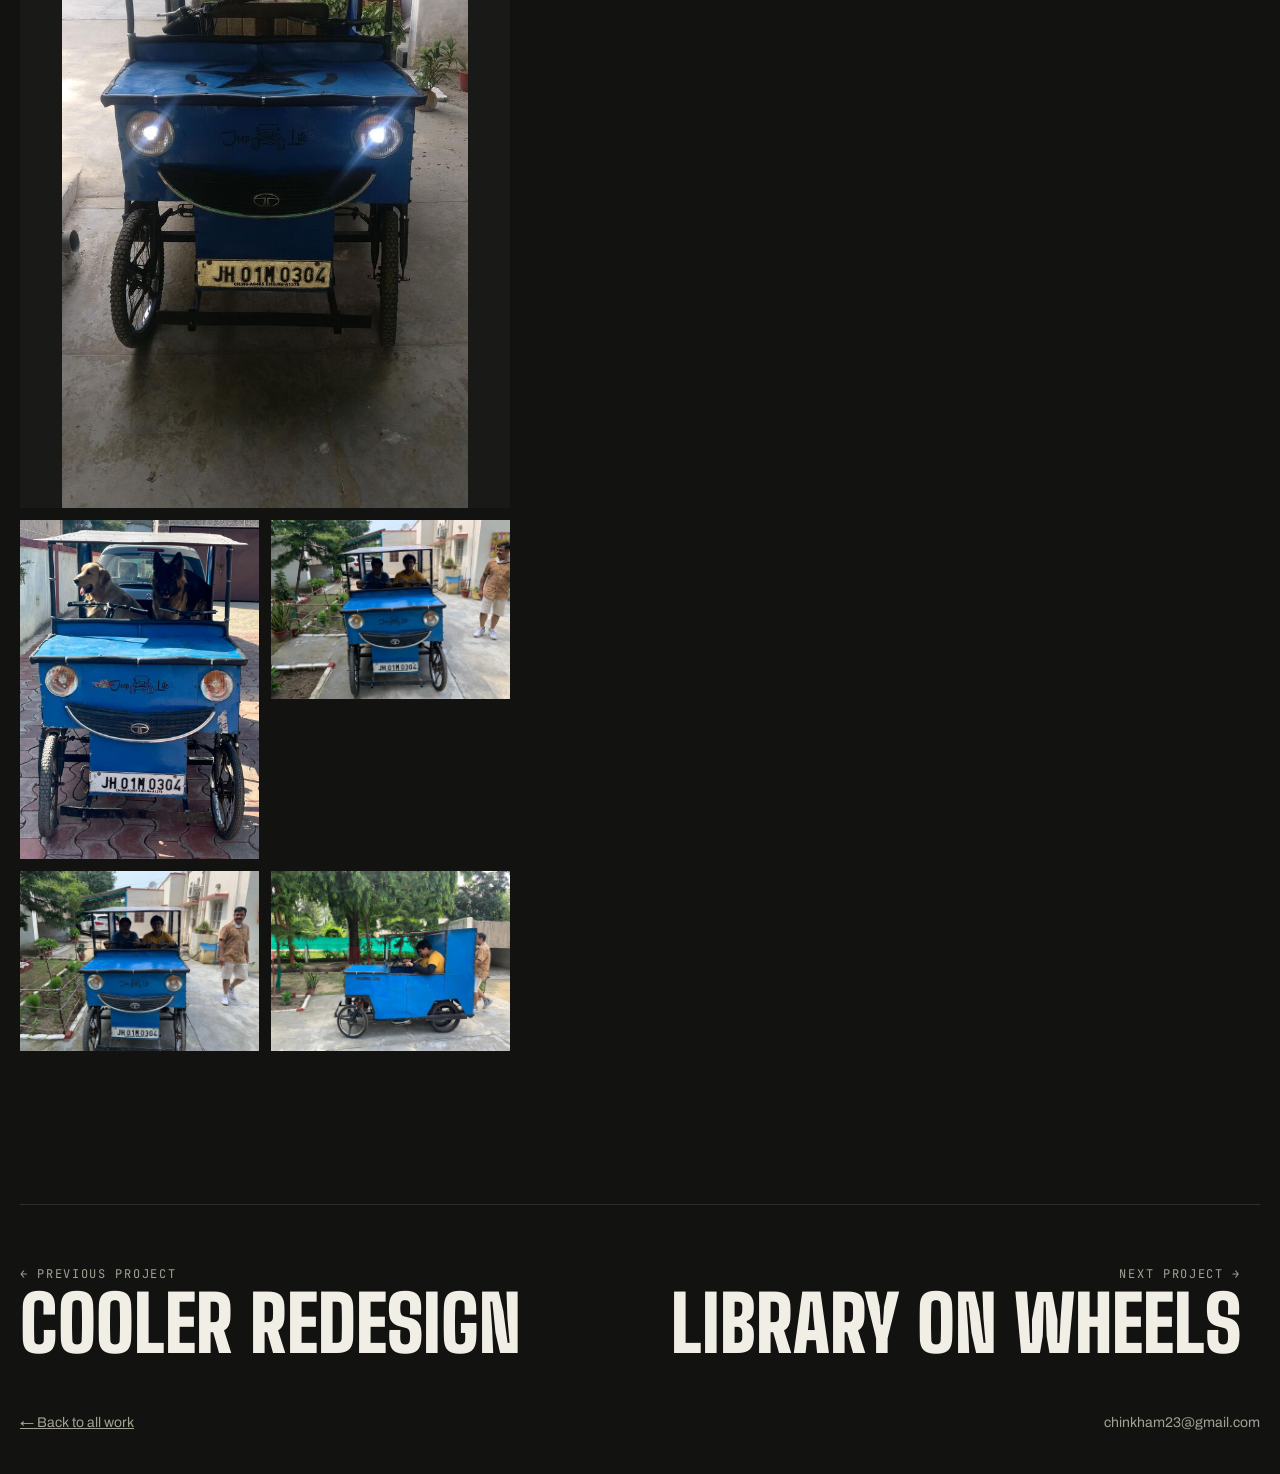
<file: work/eco-jeep.html>
<!doctype html>
<html lang="en"><head><meta charset="utf-8"><meta name="viewport" content="width=device-width, initial-scale=1, viewport-fit=cover">
<title>Eco Jeep · Chinmay Khamkar</title>
<link rel="preconnect" href="https://fonts.googleapis.com"><link rel="preconnect" href="https://fonts.gstatic.com" crossorigin>
<link rel="stylesheet" href="https://fonts.googleapis.com/css2?family=Big+Shoulders+Display:wght@700;800;900&family=Archivo:wdth,wght@100..125,400..700&family=JetBrains+Mono:wght@400;600&display=swap">
<link rel="stylesheet" href="work.css">
</head><body class="automotive">
<div class="bpbg" aria-hidden="true" style="background-image:url(../img/bp2.svg)"></div>
<nav class="nav"><div class="navl"><a class="back" id="back" href="../index.html#work"><span aria-hidden="true">←</span> Back</a><a class="mark" href="../index.html"><i></i>CK<b>95</b></a></div><ul><li><a href="../index.html#work">All work</a></li><li><a href="cooler-redesign.html">← Cooler Redesign</a></li><li><a href="library-on-wheels.html">Library on Wheels →</a></li></ul></nav>
<header class="hero">
  <p class="kicker"><span class="dot"></span>Automotive design · 06 / 08</p>
  <h1>Eco Jeep</h1>
  <p class="line">A two-seater pedal-electric quadricycle, welded from steel tube and upcycled bicycle parts.</p>
  <p class="role"><b>My role</b>Design, welding, steering geometry, body and electrics</p>
  <figure class="cover"><img src="../img/crisp/jeep.jpg" alt="Eco Jeep"></figure>
  <dl class="facts"><div><dt>Year</dt><dd>2019–21</dd></div><div><dt>Discipline</dt><dd>Vehicle design &amp; fabrication</dd></div><div><dt>Team</dt><dd>Personal build</dd></div><div><dt>My role</dt><dd>Design, welding, steering geometry, body and electrics</dd></div><div><dt>Recognition</dt><dd>National 4th, All India Science Exhibition 2022</dd></div></dl>
</header>
<section class="stats"><div><b>25 km</b><span>electric range</span></div><div><b>2</b><span>passengers, both able to pedal</span></div><div><b>4th</b><span>nationally at the All India Science Exhibition</span></div></section>
<main><section class="blk "><div class="txt"><h2>The foundation</h2><p>I designed and welded a ladder chassis from steel tubing, combining it with upcycled bicycle wheels, cranks and steering parts to make a light but strong rolling frame.</p></div><div class="figs many oddtail"><figure tabindex="0" role="button" aria-label="Enlarge image 1 of 4: The foundation"><img src="../img/work/jeep/09.jpg" alt="Eco Jeep, the foundation, image 1 of 4" loading="lazy" decoding="async"></figure><figure tabindex="0" role="button" aria-label="Enlarge image 2 of 4: The foundation"><img src="../img/work/jeep/08.jpg" alt="Eco Jeep, the foundation, image 2 of 4" loading="lazy" decoding="async"></figure><figure tabindex="0" role="button" aria-label="Enlarge image 3 of 4: The foundation"><img src="../img/work/jeep/06.jpg" alt="Eco Jeep, the foundation, image 3 of 4" loading="lazy" decoding="async"></figure><figure tabindex="0" role="button" aria-label="Enlarge image 4 of 4: The foundation"><img src="../img/work/jeep/13.jpg" alt="Eco Jeep, the foundation, image 4 of 4" loading="lazy" decoding="async"></figure></div></section>
<section class="blk flip"><div class="txt"><h2>Steering and ergonomics</h2><p>Ackermann geometry keeps all four wheels tracking cleanly through a turn. Seating, pedal reach and the steering column were packaged for a driver and a passenger, and the welded joints were sized for dynamic loads.</p></div><div class="figs two"><figure tabindex="0" role="button" aria-label="Enlarge image 1 of 2: Steering and ergonomics"><img src="../img/work/jeep/12.jpg" alt="Eco Jeep, steering and ergonomics, image 1 of 2" loading="lazy" decoding="async"></figure><figure tabindex="0" role="button" aria-label="Enlarge image 2 of 2: Steering and ergonomics"><img src="../img/work/jeep/07.jpg" alt="Eco Jeep, steering and ergonomics, image 2 of 2" loading="lazy" decoding="async"></figure></div></section>
<section class="blk "><div class="txt"><h2>Body</h2><p>A tubular canopy and hand-cut sheet-metal panels form the shell, finished in primer and blue paint with a friendly face.</p></div><div class="figs two"><figure tabindex="0" role="button" aria-label="Enlarge image 1 of 2: Body"><img src="../img/work/jeep/11.jpg" alt="Eco Jeep, body, image 1 of 2" loading="lazy" decoding="async"></figure><figure tabindex="0" role="button" aria-label="Enlarge image 2 of 2: Body"><img src="../img/work/jeep/10.jpg" alt="Eco Jeep, body, image 2 of 2" loading="lazy" decoding="async"></figure></div></section>
<section class="blk flip"><div class="txt"><h2>On the road</h2><p>The finished Eco Jeep is a zero-emission utility vehicle that runs on battery or pedal power and has carried a lot of family and dogs.</p></div><div class="figs many"><figure tabindex="0" role="button" aria-label="Enlarge image 1 of 5: On the road"><img src="../img/work/jeep/01.jpg" alt="Eco Jeep, on the road, image 1 of 5" loading="lazy" decoding="async"></figure><figure tabindex="0" role="button" aria-label="Enlarge image 2 of 5: On the road"><img src="../img/work/jeep/02.jpg" alt="Eco Jeep, on the road, image 2 of 5" loading="lazy" decoding="async"></figure><figure tabindex="0" role="button" aria-label="Enlarge image 3 of 5: On the road"><img src="../img/work/jeep/03.jpg" alt="Eco Jeep, on the road, image 3 of 5" loading="lazy" decoding="async"></figure><figure tabindex="0" role="button" aria-label="Enlarge image 4 of 5: On the road"><img src="../img/work/jeep/04.jpg" alt="Eco Jeep, on the road, image 4 of 5" loading="lazy" decoding="async"></figure><figure tabindex="0" role="button" aria-label="Enlarge image 5 of 5: On the road"><img src="../img/work/jeep/05.jpg" alt="Eco Jeep, on the road, image 5 of 5" loading="lazy" decoding="async"></figure></div></section>
</main>
<nav class="pn" aria-label="More projects"><a class="prev" href="cooler-redesign.html"><span>← Previous project</span><strong>Cooler Redesign</strong></a><a class="next" href="library-on-wheels.html"><span>Next project →</span><strong>Library on Wheels</strong></a></nav>
<footer class="foot"><a href="../index.html#work">← Back to all work</a><span>chinkham23@gmail.com</span></footer>
<div class="lb" id="lb" role="dialog" aria-modal="true" aria-label="Image viewer" hidden><img alt=""><button type="button" class="lbx" aria-label="Close">Close</button><button type="button" class="lbp" aria-label="Previous image">←</button><button type="button" class="lbn" aria-label="Next image">→</button></div>
<script src="work.js"></script>
</body></html>
</file>
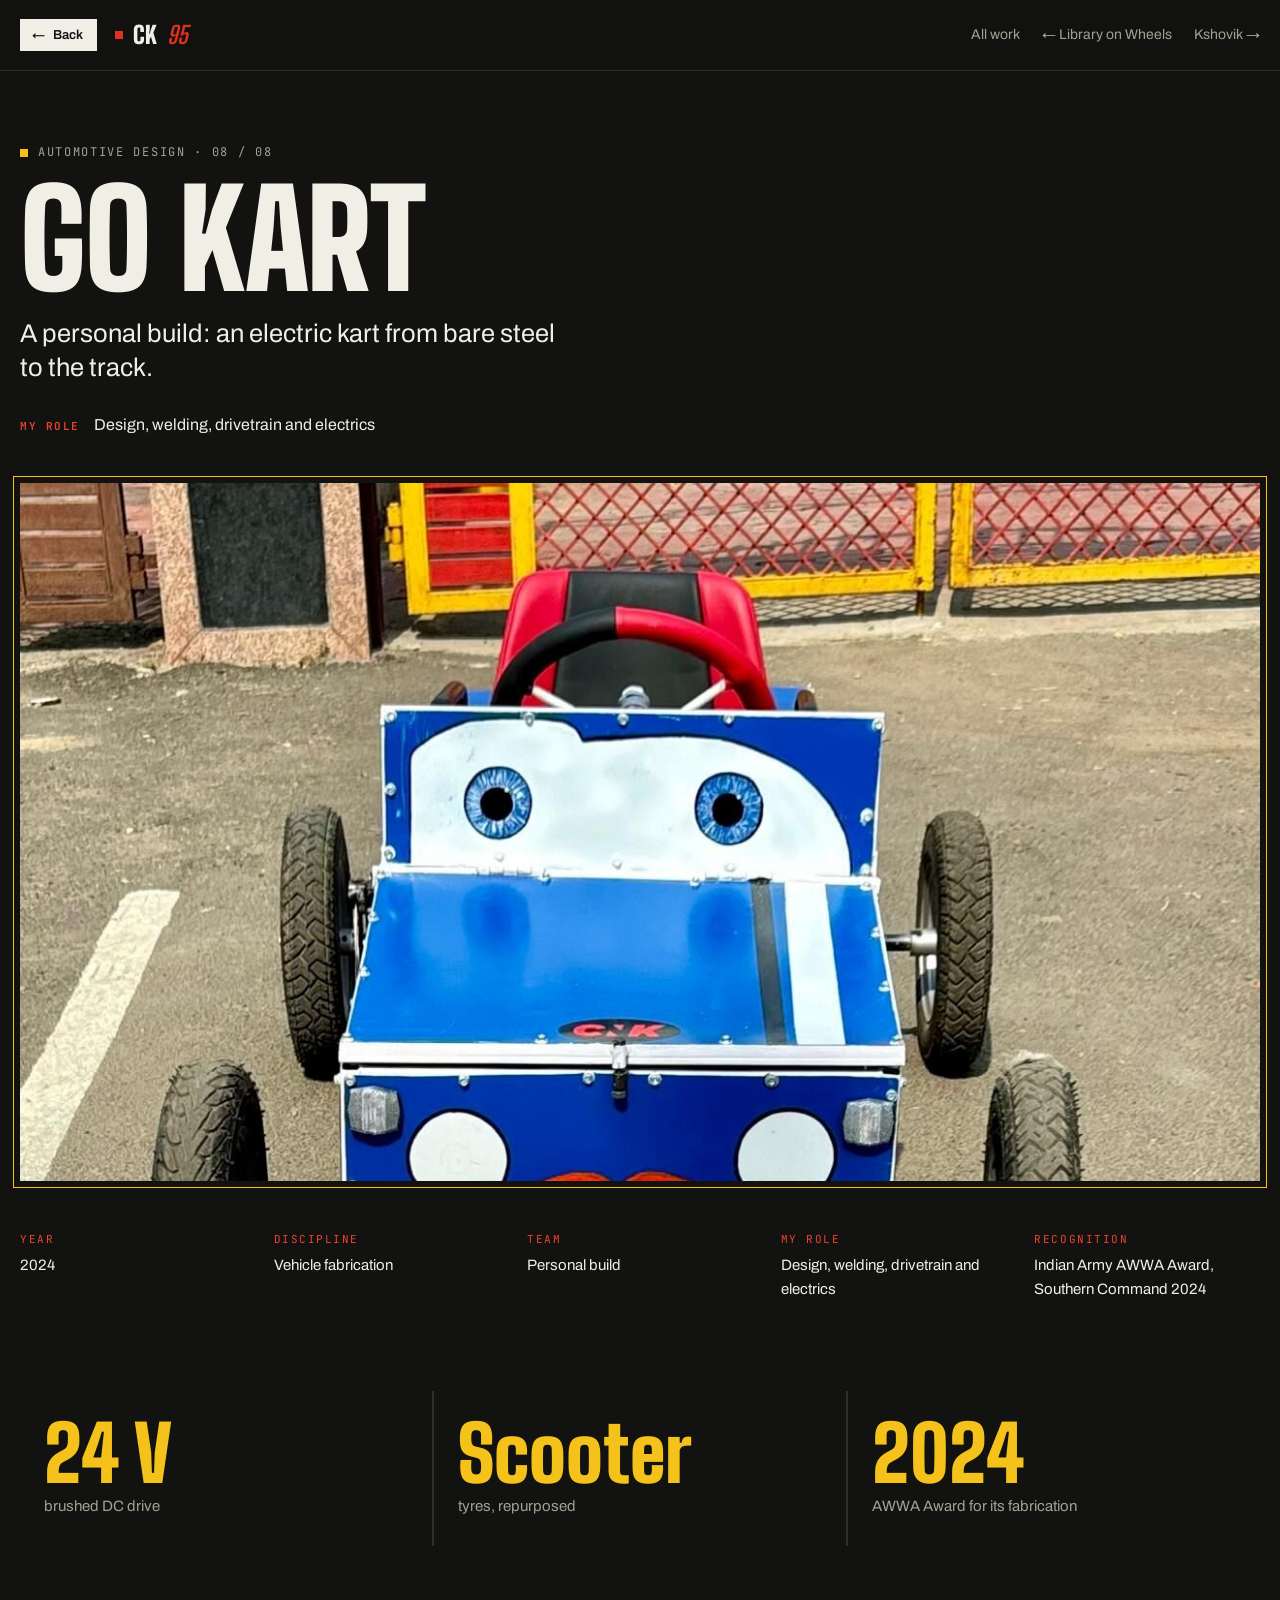
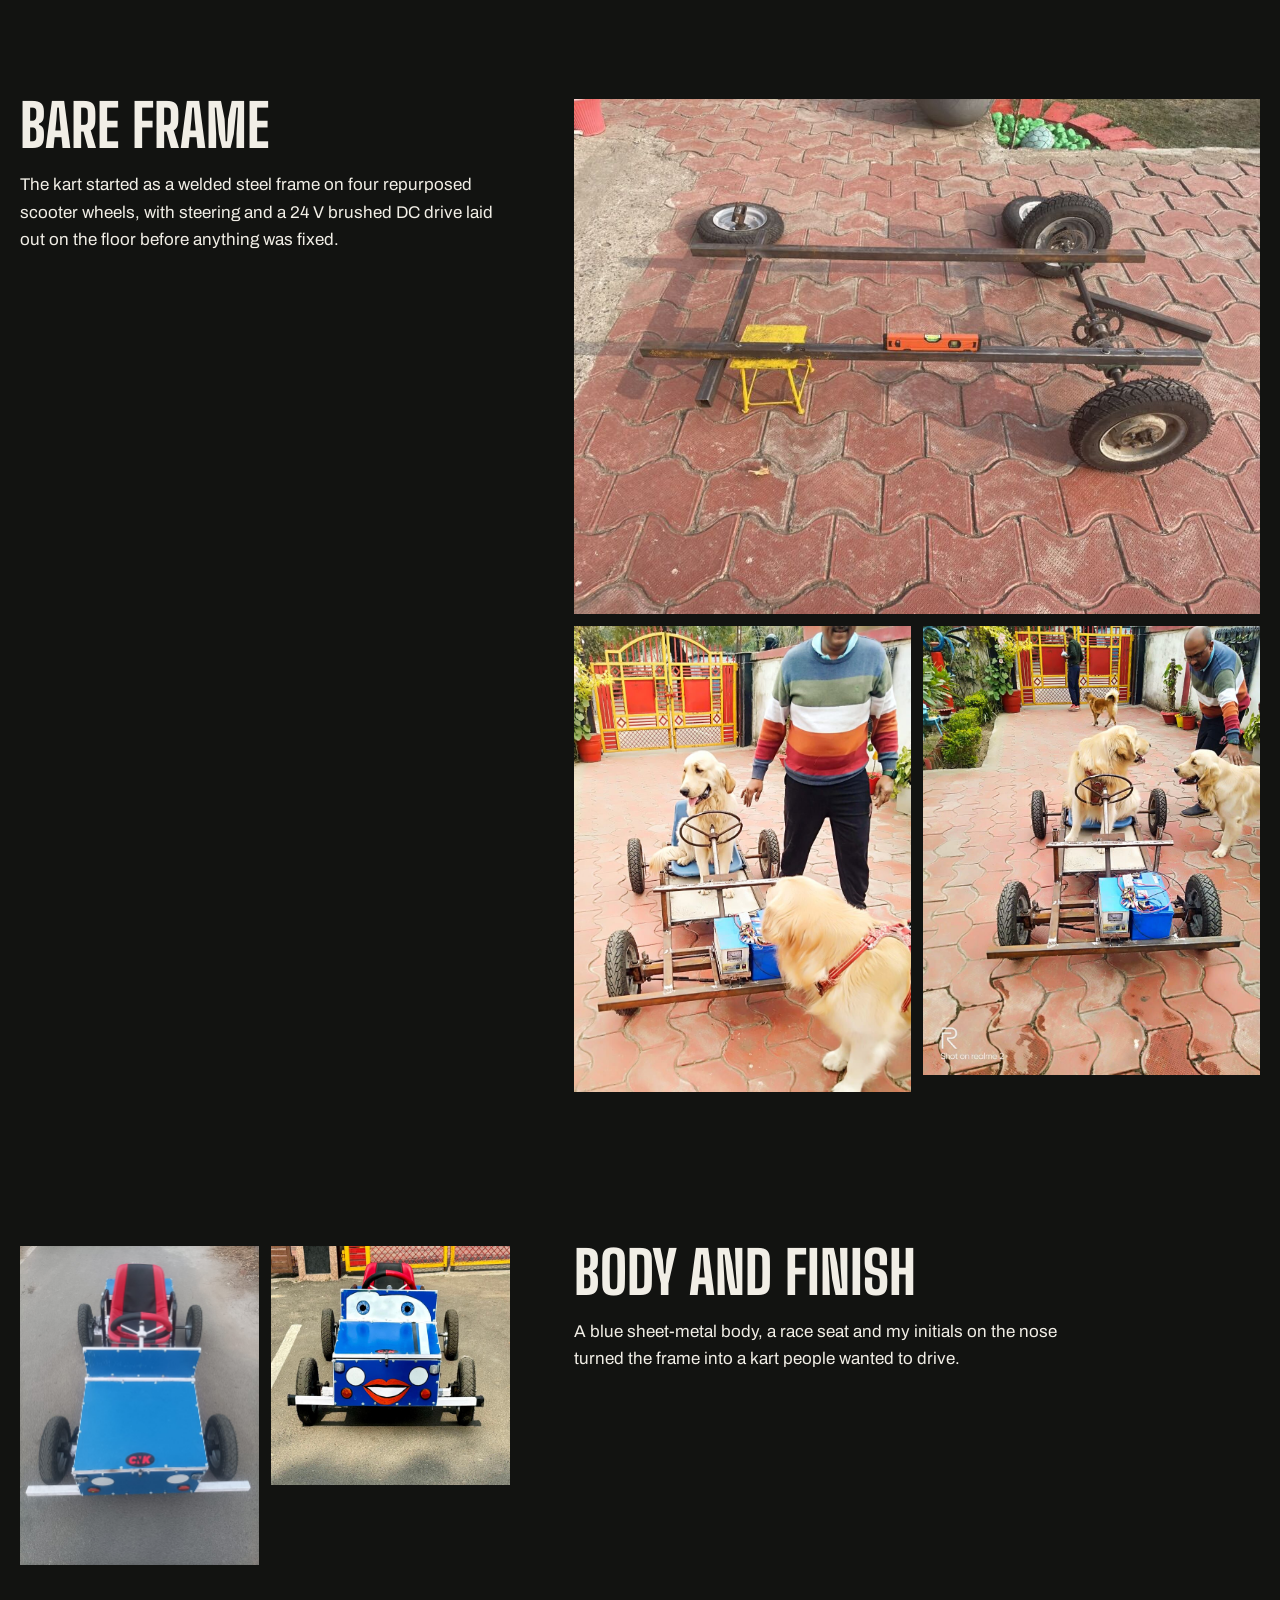
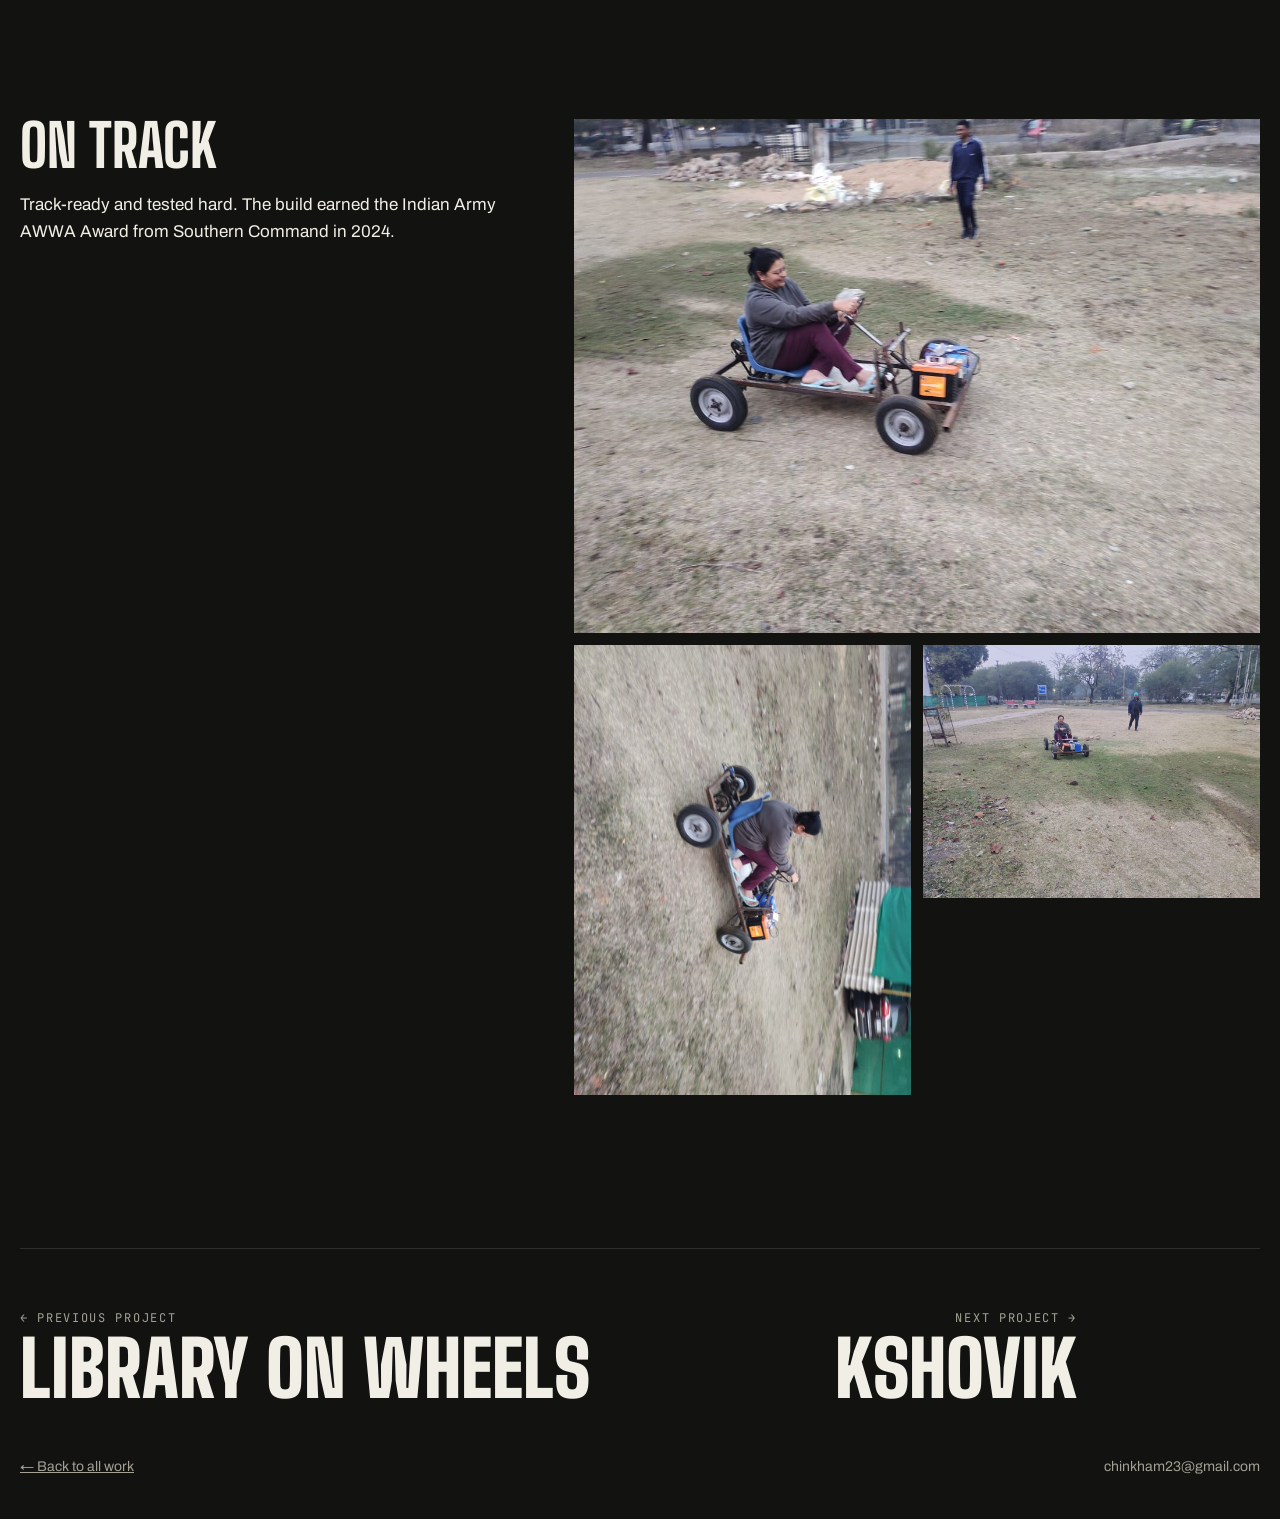
<file: work/go-kart.html>
<!doctype html>
<html lang="en"><head><meta charset="utf-8"><meta name="viewport" content="width=device-width, initial-scale=1, viewport-fit=cover">
<title>Go Kart · Chinmay Khamkar</title>
<link rel="preconnect" href="https://fonts.googleapis.com"><link rel="preconnect" href="https://fonts.gstatic.com" crossorigin>
<link rel="stylesheet" href="https://fonts.googleapis.com/css2?family=Big+Shoulders+Display:wght@700;800;900&family=Archivo:wdth,wght@100..125,400..700&family=JetBrains+Mono:wght@400;600&display=swap">
<link rel="stylesheet" href="work.css">
</head><body class="automotive">
<div class="bpbg" aria-hidden="true" style="background-image:url(../img/bp3.svg)"></div>
<nav class="nav"><div class="navl"><a class="back" id="back" href="../index.html#work"><span aria-hidden="true">←</span> Back</a><a class="mark" href="../index.html"><i></i>CK<b>95</b></a></div><ul><li><a href="../index.html#work">All work</a></li><li><a href="library-on-wheels.html">← Library on Wheels</a></li><li><a href="kshovik.html">Kshovik →</a></li></ul></nav>
<header class="hero">
  <p class="kicker"><span class="dot"></span>Automotive design · 08 / 08</p>
  <h1>Go Kart</h1>
  <p class="line">A personal build: an electric kart from bare steel to the track.</p>
  <p class="role"><b>My role</b>Design, welding, drivetrain and electrics</p>
  <figure class="cover"><img src="../img/crisp/kart.jpg" alt="Go Kart"></figure>
  <dl class="facts"><div><dt>Year</dt><dd>2024</dd></div><div><dt>Discipline</dt><dd>Vehicle fabrication</dd></div><div><dt>Team</dt><dd>Personal build</dd></div><div><dt>My role</dt><dd>Design, welding, drivetrain and electrics</dd></div><div><dt>Recognition</dt><dd>Indian Army AWWA Award, Southern Command 2024</dd></div></dl>
</header>
<section class="stats"><div><b>24 V</b><span>brushed DC drive</span></div><div><b>Scooter</b><span>tyres, repurposed</span></div><div><b>2024</b><span>AWWA Award for its fabrication</span></div></section>
<main><section class="blk "><div class="txt"><h2>Bare frame</h2><p>The kart started as a welded steel frame on four repurposed scooter wheels, with steering and a 24 V brushed DC drive laid out on the floor before anything was fixed.</p></div><div class="figs many"><figure tabindex="0" role="button" aria-label="Enlarge image 1 of 3: Bare frame"><img src="../img/work/kart/01.jpg" alt="Go Kart, bare frame, image 1 of 3" loading="lazy" decoding="async"></figure><figure tabindex="0" role="button" aria-label="Enlarge image 2 of 3: Bare frame"><img src="../img/work/kart/04.jpg" alt="Go Kart, bare frame, image 2 of 3" loading="lazy" decoding="async"></figure><figure tabindex="0" role="button" aria-label="Enlarge image 3 of 3: Bare frame"><img src="../img/work/kart/05.jpg" alt="Go Kart, bare frame, image 3 of 3" loading="lazy" decoding="async"></figure></div></section>
<section class="blk flip"><div class="txt"><h2>Body and finish</h2><p>A blue sheet-metal body, a race seat and my initials on the nose turned the frame into a kart people wanted to drive.</p></div><div class="figs two"><figure tabindex="0" role="button" aria-label="Enlarge image 1 of 2: Body and finish"><img src="../img/work/kart/02.jpg" alt="Go Kart, body and finish, image 1 of 2" loading="lazy" decoding="async"></figure><figure tabindex="0" role="button" aria-label="Enlarge image 2 of 2: Body and finish"><img src="../img/work/kart/06.jpg" alt="Go Kart, body and finish, image 2 of 2" loading="lazy" decoding="async"></figure></div></section>
<section class="blk "><div class="txt"><h2>On track</h2><p>Track-ready and tested hard. The build earned the Indian Army AWWA Award from Southern Command in 2024.</p></div><div class="figs many"><figure tabindex="0" role="button" aria-label="Enlarge image 1 of 3: On track"><img src="../img/work/kart/03.jpg" alt="Go Kart, on track, image 1 of 3" loading="lazy" decoding="async"></figure><figure tabindex="0" role="button" aria-label="Enlarge image 2 of 3: On track"><img src="../img/work/kart/07.jpg" alt="Go Kart, on track, image 2 of 3" loading="lazy" decoding="async"></figure><figure tabindex="0" role="button" aria-label="Enlarge image 3 of 3: On track"><img src="../img/work/kart/08.jpg" alt="Go Kart, on track, image 3 of 3" loading="lazy" decoding="async"></figure></div></section>
</main>
<nav class="pn" aria-label="More projects"><a class="prev" href="library-on-wheels.html"><span>← Previous project</span><strong>Library on Wheels</strong></a><a class="next" href="kshovik.html"><span>Next project →</span><strong>Kshovik</strong></a></nav>
<footer class="foot"><a href="../index.html#work">← Back to all work</a><span>chinkham23@gmail.com</span></footer>
<div class="lb" id="lb" role="dialog" aria-modal="true" aria-label="Image viewer" hidden><img alt=""><button type="button" class="lbx" aria-label="Close">Close</button><button type="button" class="lbp" aria-label="Previous image">←</button><button type="button" class="lbn" aria-label="Next image">→</button></div>
<script src="work.js"></script>
</body></html>
</file>
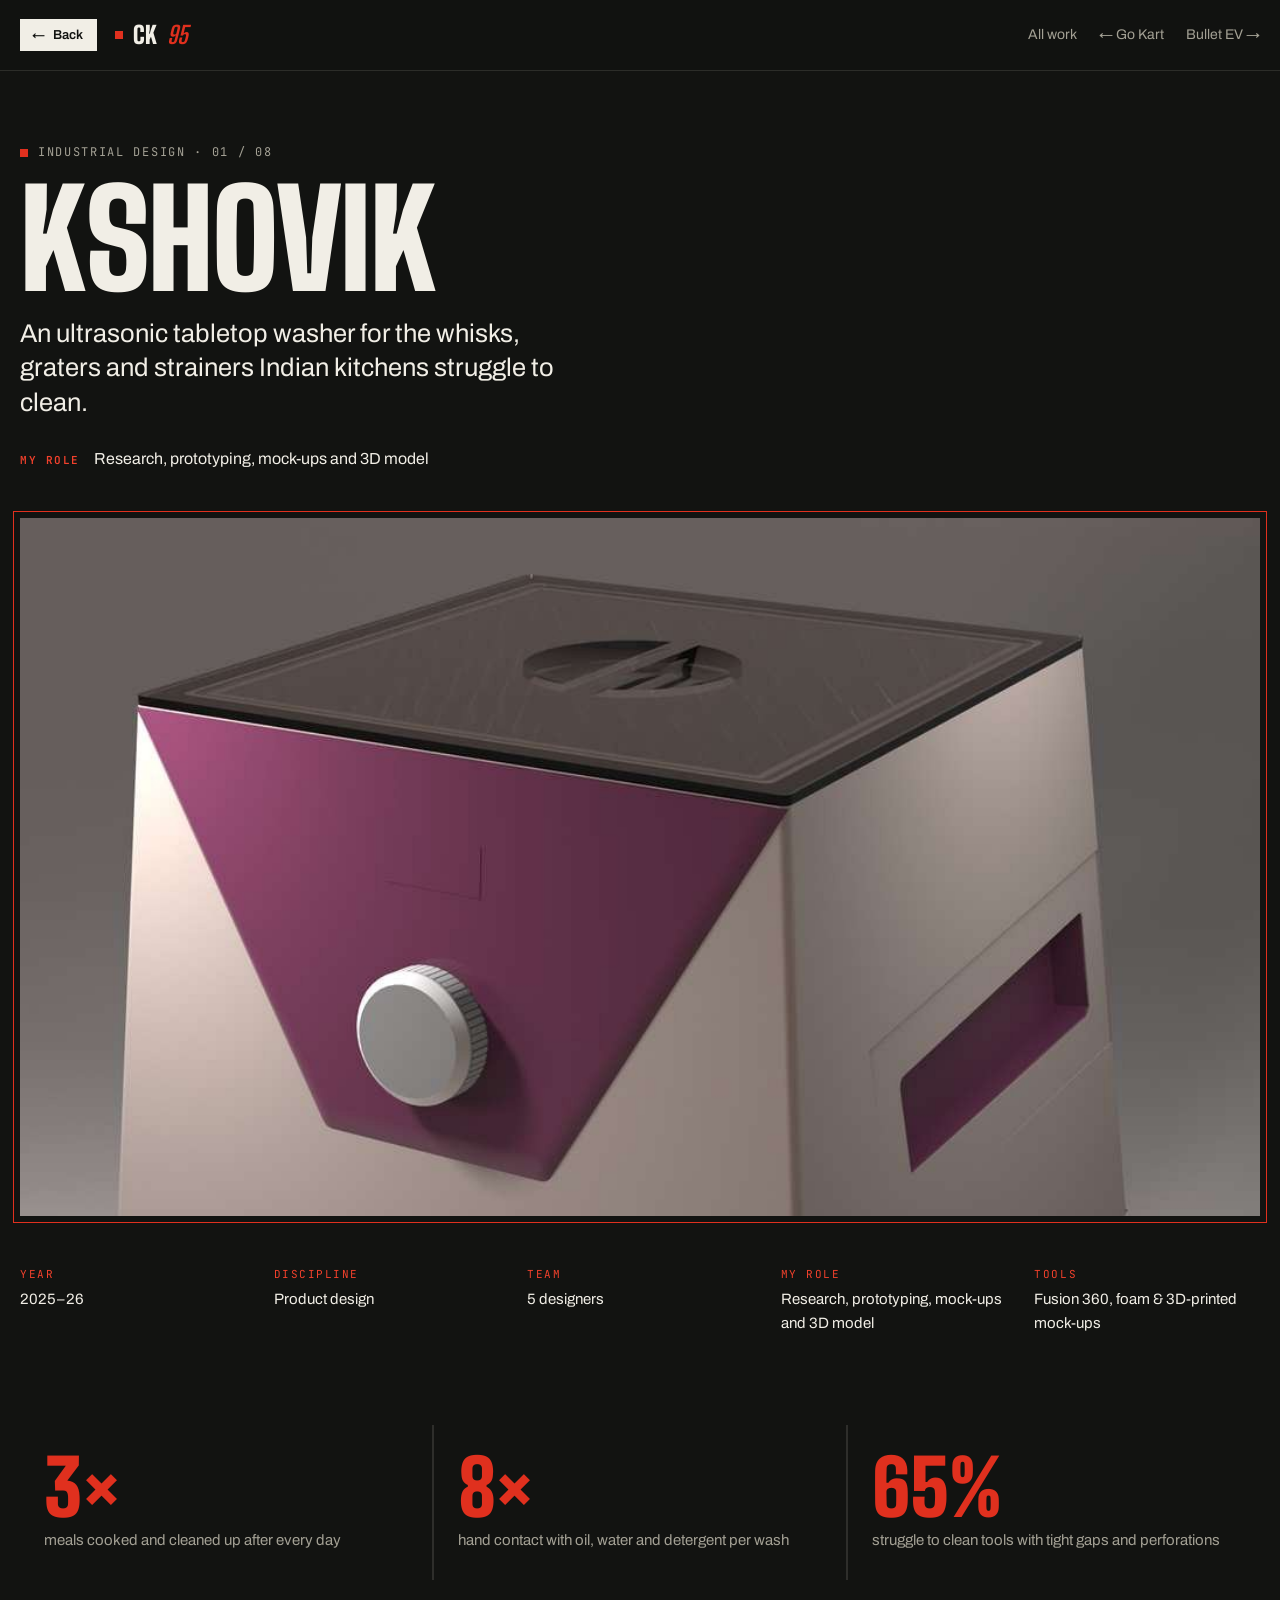
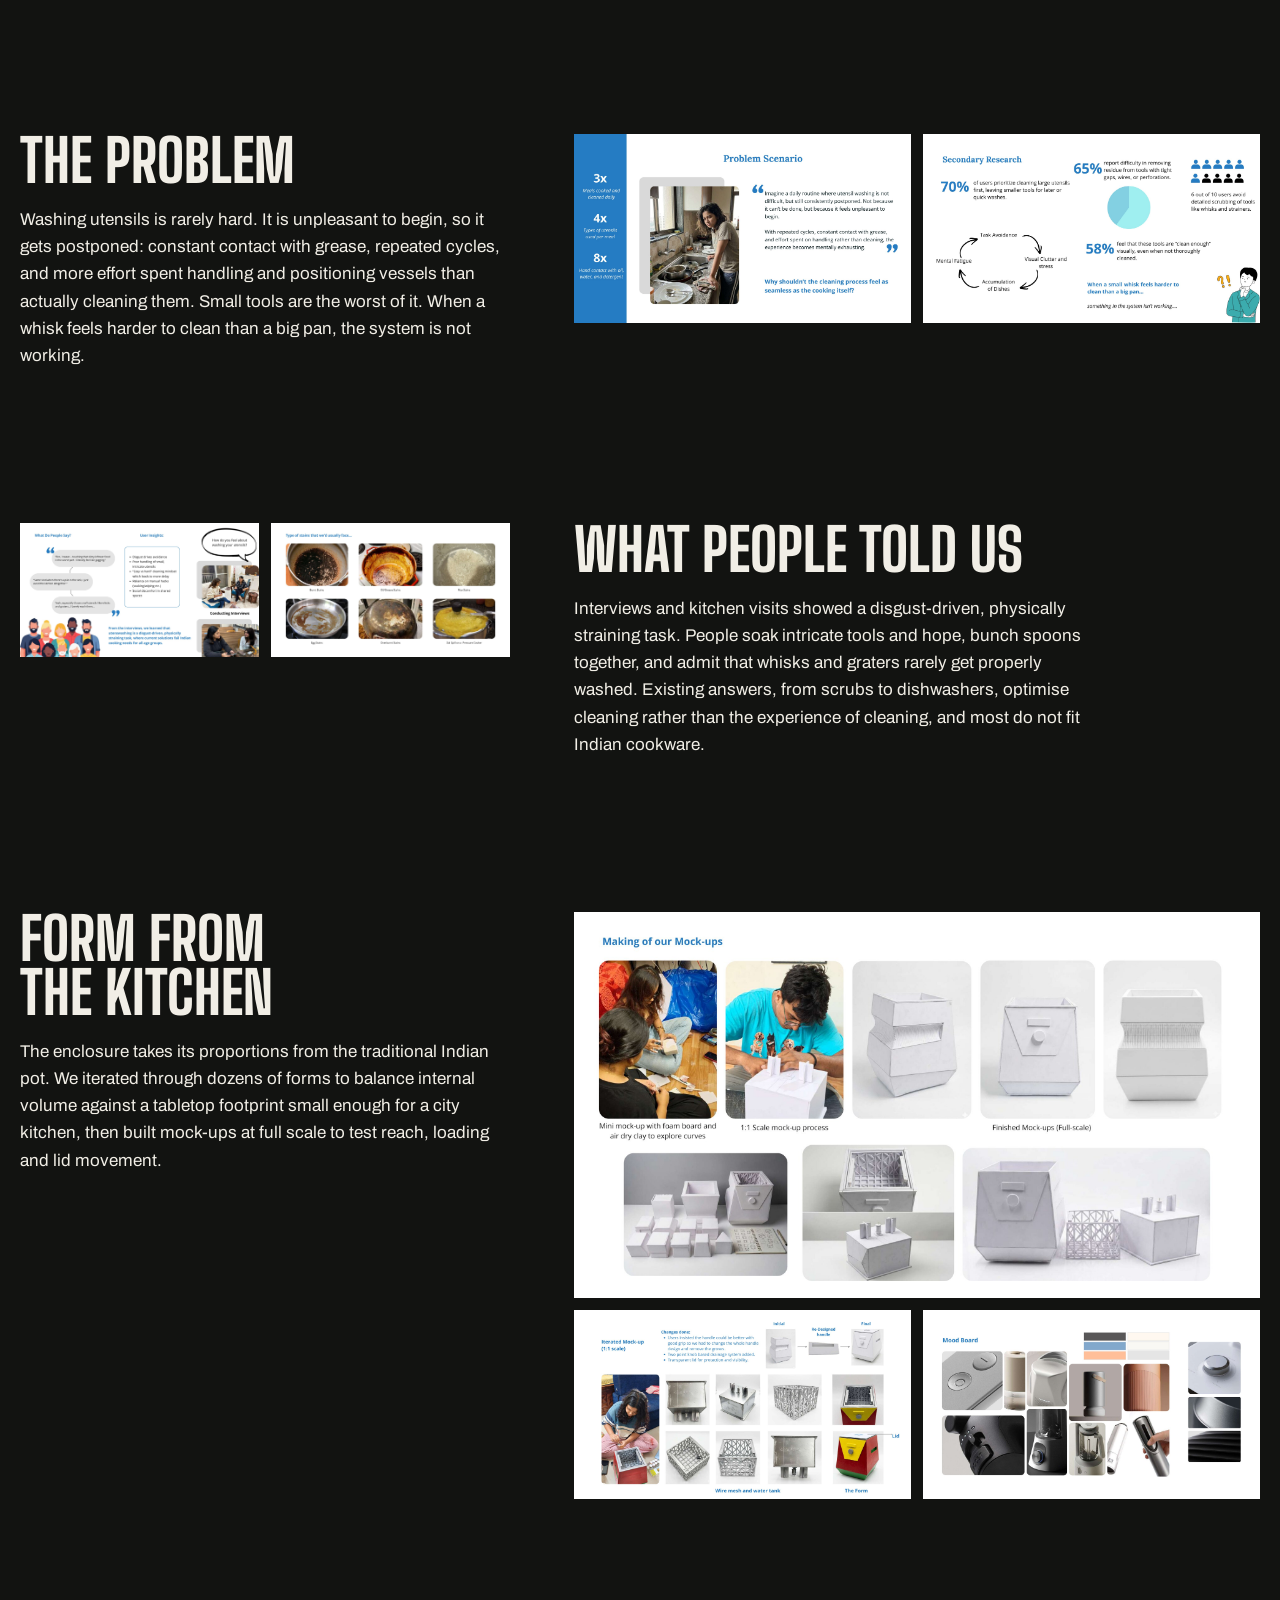
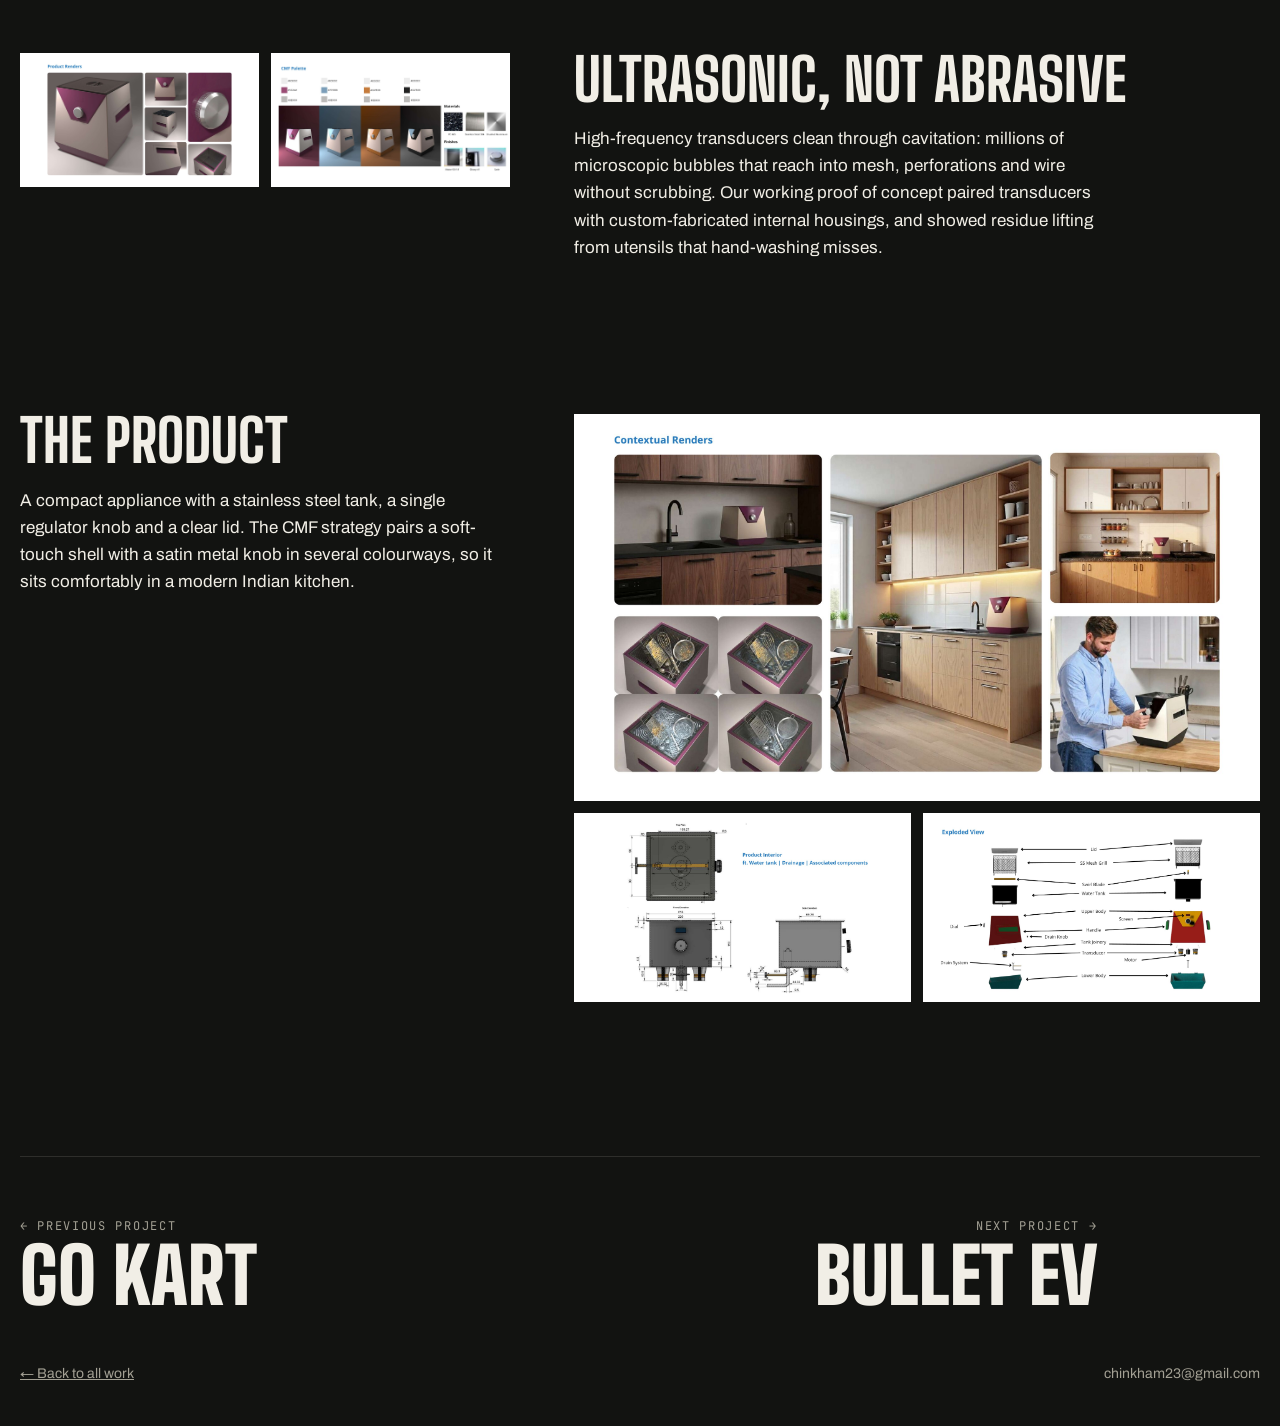
<file: work/kshovik.html>
<!doctype html>
<html lang="en"><head><meta charset="utf-8"><meta name="viewport" content="width=device-width, initial-scale=1, viewport-fit=cover">
<title>Kshovik · Chinmay Khamkar</title>
<link rel="preconnect" href="https://fonts.googleapis.com"><link rel="preconnect" href="https://fonts.gstatic.com" crossorigin>
<link rel="stylesheet" href="https://fonts.googleapis.com/css2?family=Big+Shoulders+Display:wght@700;800;900&family=Archivo:wdth,wght@100..125,400..700&family=JetBrains+Mono:wght@400;600&display=swap">
<link rel="stylesheet" href="work.css">
</head><body class="industrial">
<div class="bpbg" aria-hidden="true" style="background-image:url(../img/bp1.svg)"></div>
<nav class="nav"><div class="navl"><a class="back" id="back" href="../index.html#work"><span aria-hidden="true">←</span> Back</a><a class="mark" href="../index.html"><i></i>CK<b>95</b></a></div><ul><li><a href="../index.html#work">All work</a></li><li><a href="go-kart.html">← Go Kart</a></li><li><a href="bullet-ev.html">Bullet EV →</a></li></ul></nav>
<header class="hero">
  <p class="kicker"><span class="dot"></span>Industrial design · 01 / 08</p>
  <h1>Kshovik</h1>
  <p class="line">An ultrasonic tabletop washer for the whisks, graters and strainers Indian kitchens struggle to clean.</p>
  <p class="role"><b>My role</b>Research, prototyping, mock-ups and 3D model</p>
  <figure class="cover"><img src="../img/crisp/ksh.jpg" alt="Kshovik"></figure>
  <dl class="facts"><div><dt>Year</dt><dd>2025–26</dd></div><div><dt>Discipline</dt><dd>Product design</dd></div><div><dt>Team</dt><dd>5 designers</dd></div><div><dt>My role</dt><dd>Research, prototyping, mock-ups and 3D model</dd></div><div><dt>Tools</dt><dd>Fusion 360, foam &amp; 3D-printed mock-ups</dd></div></dl>
</header>
<section class="stats"><div><b>3×</b><span>meals cooked and cleaned up after every day</span></div><div><b>8×</b><span>hand contact with oil, water and detergent per wash</span></div><div><b>65%</b><span>struggle to clean tools with tight gaps and perforations</span></div></section>
<main><section class="blk "><div class="txt"><h2>The problem</h2><p>Washing utensils is rarely hard. It is unpleasant to begin, so it gets postponed: constant contact with grease, repeated cycles, and more effort spent handling and positioning vessels than actually cleaning them. Small tools are the worst of it. When a whisk feels harder to clean than a big pan, the system is not working.</p></div><div class="figs two"><figure tabindex="0" role="button" aria-label="Enlarge image 1 of 2: The problem"><img src="../img/work/ksh/p02.jpg" alt="Kshovik, the problem, image 1 of 2" loading="lazy" decoding="async"></figure><figure tabindex="0" role="button" aria-label="Enlarge image 2 of 2: The problem"><img src="../img/work/ksh/p03.jpg" alt="Kshovik, the problem, image 2 of 2" loading="lazy" decoding="async"></figure></div></section>
<section class="blk flip"><div class="txt"><h2>What people told us</h2><p>Interviews and kitchen visits showed a disgust-driven, physically straining task. People soak intricate tools and hope, bunch spoons together, and admit that whisks and graters rarely get properly washed. Existing answers, from scrubs to dishwashers, optimise cleaning rather than the experience of cleaning, and most do not fit Indian cookware.</p></div><div class="figs two"><figure tabindex="0" role="button" aria-label="Enlarge image 1 of 2: What people told us"><img src="../img/work/ksh/p04.jpg" alt="Kshovik, what people told us, image 1 of 2" loading="lazy" decoding="async"></figure><figure tabindex="0" role="button" aria-label="Enlarge image 2 of 2: What people told us"><img src="../img/work/ksh/p05.jpg" alt="Kshovik, what people told us, image 2 of 2" loading="lazy" decoding="async"></figure></div></section>
<section class="blk "><div class="txt"><h2>Form from the kitchen</h2><p>The enclosure takes its proportions from the traditional Indian pot. We iterated through dozens of forms to balance internal volume against a tabletop footprint small enough for a city kitchen, then built mock-ups at full scale to test reach, loading and lid movement.</p></div><div class="figs many"><figure tabindex="0" role="button" aria-label="Enlarge image 1 of 3: Form from the kitchen"><img src="../img/work/ksh/p06.jpg" alt="Kshovik, form from the kitchen, image 1 of 3" loading="lazy" decoding="async"></figure><figure tabindex="0" role="button" aria-label="Enlarge image 2 of 3: Form from the kitchen"><img src="../img/work/ksh/p07.jpg" alt="Kshovik, form from the kitchen, image 2 of 3" loading="lazy" decoding="async"></figure><figure tabindex="0" role="button" aria-label="Enlarge image 3 of 3: Form from the kitchen"><img src="../img/work/ksh/p08.jpg" alt="Kshovik, form from the kitchen, image 3 of 3" loading="lazy" decoding="async"></figure></div></section>
<section class="blk flip"><div class="txt"><h2>Ultrasonic, not abrasive</h2><p>High-frequency transducers clean through cavitation: millions of microscopic bubbles that reach into mesh, perforations and wire without scrubbing. Our working proof of concept paired transducers with custom-fabricated internal housings, and showed residue lifting from utensils that hand-washing misses.</p></div><div class="figs two"><figure tabindex="0" role="button" aria-label="Enlarge image 1 of 2: Ultrasonic, not abrasive"><img src="../img/work/ksh/p09.jpg" alt="Kshovik, ultrasonic, not abrasive, image 1 of 2" loading="lazy" decoding="async"></figure><figure tabindex="0" role="button" aria-label="Enlarge image 2 of 2: Ultrasonic, not abrasive"><img src="../img/work/ksh/p10.jpg" alt="Kshovik, ultrasonic, not abrasive, image 2 of 2" loading="lazy" decoding="async"></figure></div></section>
<section class="blk "><div class="txt"><h2>The product</h2><p>A compact appliance with a stainless steel tank, a single regulator knob and a clear lid. The CMF strategy pairs a soft-touch shell with a satin metal knob in several colourways, so it sits comfortably in a modern Indian kitchen.</p></div><div class="figs many"><figure tabindex="0" role="button" aria-label="Enlarge image 1 of 3: The product"><img src="../img/work/ksh/p11.jpg" alt="Kshovik, the product, image 1 of 3" loading="lazy" decoding="async"></figure><figure tabindex="0" role="button" aria-label="Enlarge image 2 of 3: The product"><img src="../img/work/ksh/p12.jpg" alt="Kshovik, the product, image 2 of 3" loading="lazy" decoding="async"></figure><figure tabindex="0" role="button" aria-label="Enlarge image 3 of 3: The product"><img src="../img/work/ksh/p13.jpg" alt="Kshovik, the product, image 3 of 3" loading="lazy" decoding="async"></figure></div></section>
</main>
<nav class="pn" aria-label="More projects"><a class="prev" href="go-kart.html"><span>← Previous project</span><strong>Go Kart</strong></a><a class="next" href="bullet-ev.html"><span>Next project →</span><strong>Bullet EV</strong></a></nav>
<footer class="foot"><a href="../index.html#work">← Back to all work</a><span>chinkham23@gmail.com</span></footer>
<div class="lb" id="lb" role="dialog" aria-modal="true" aria-label="Image viewer" hidden><img alt=""><button type="button" class="lbx" aria-label="Close">Close</button><button type="button" class="lbp" aria-label="Previous image">←</button><button type="button" class="lbn" aria-label="Next image">→</button></div>
<script src="work.js"></script>
</body></html>
</file>
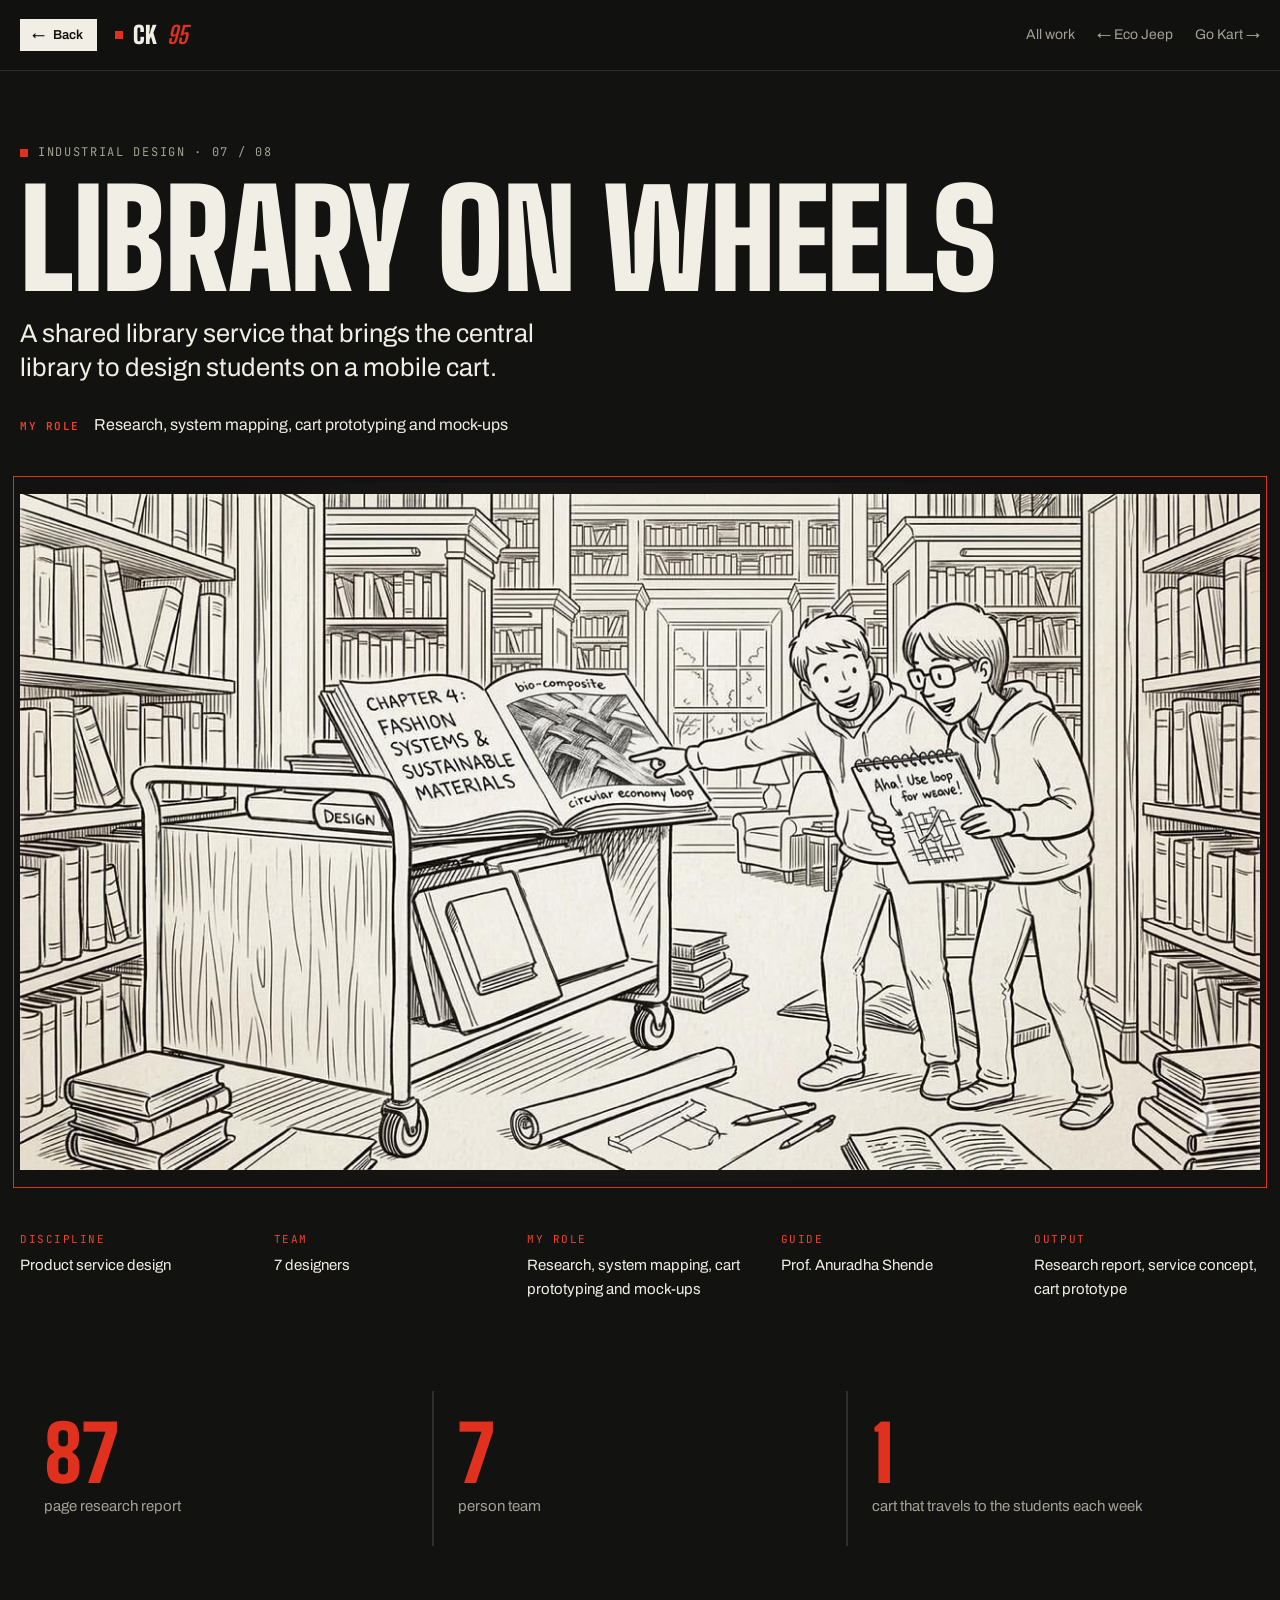
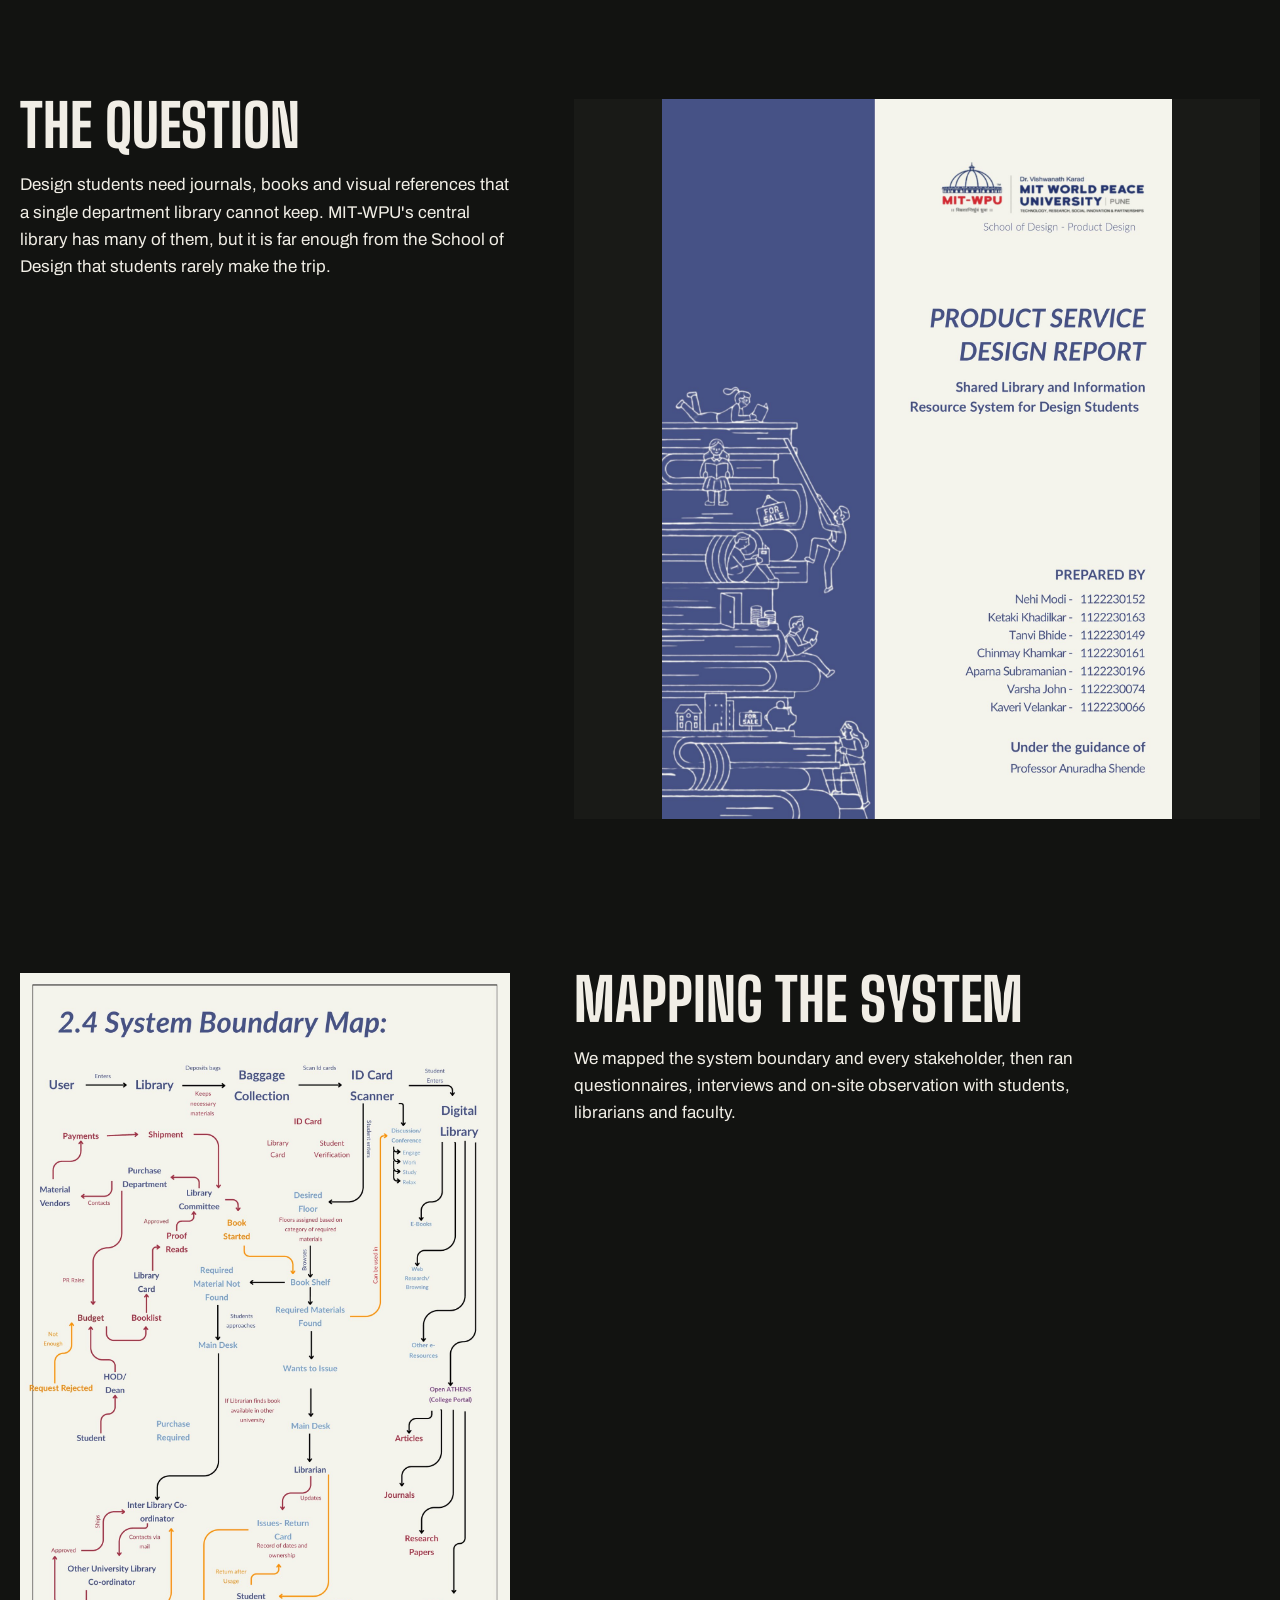
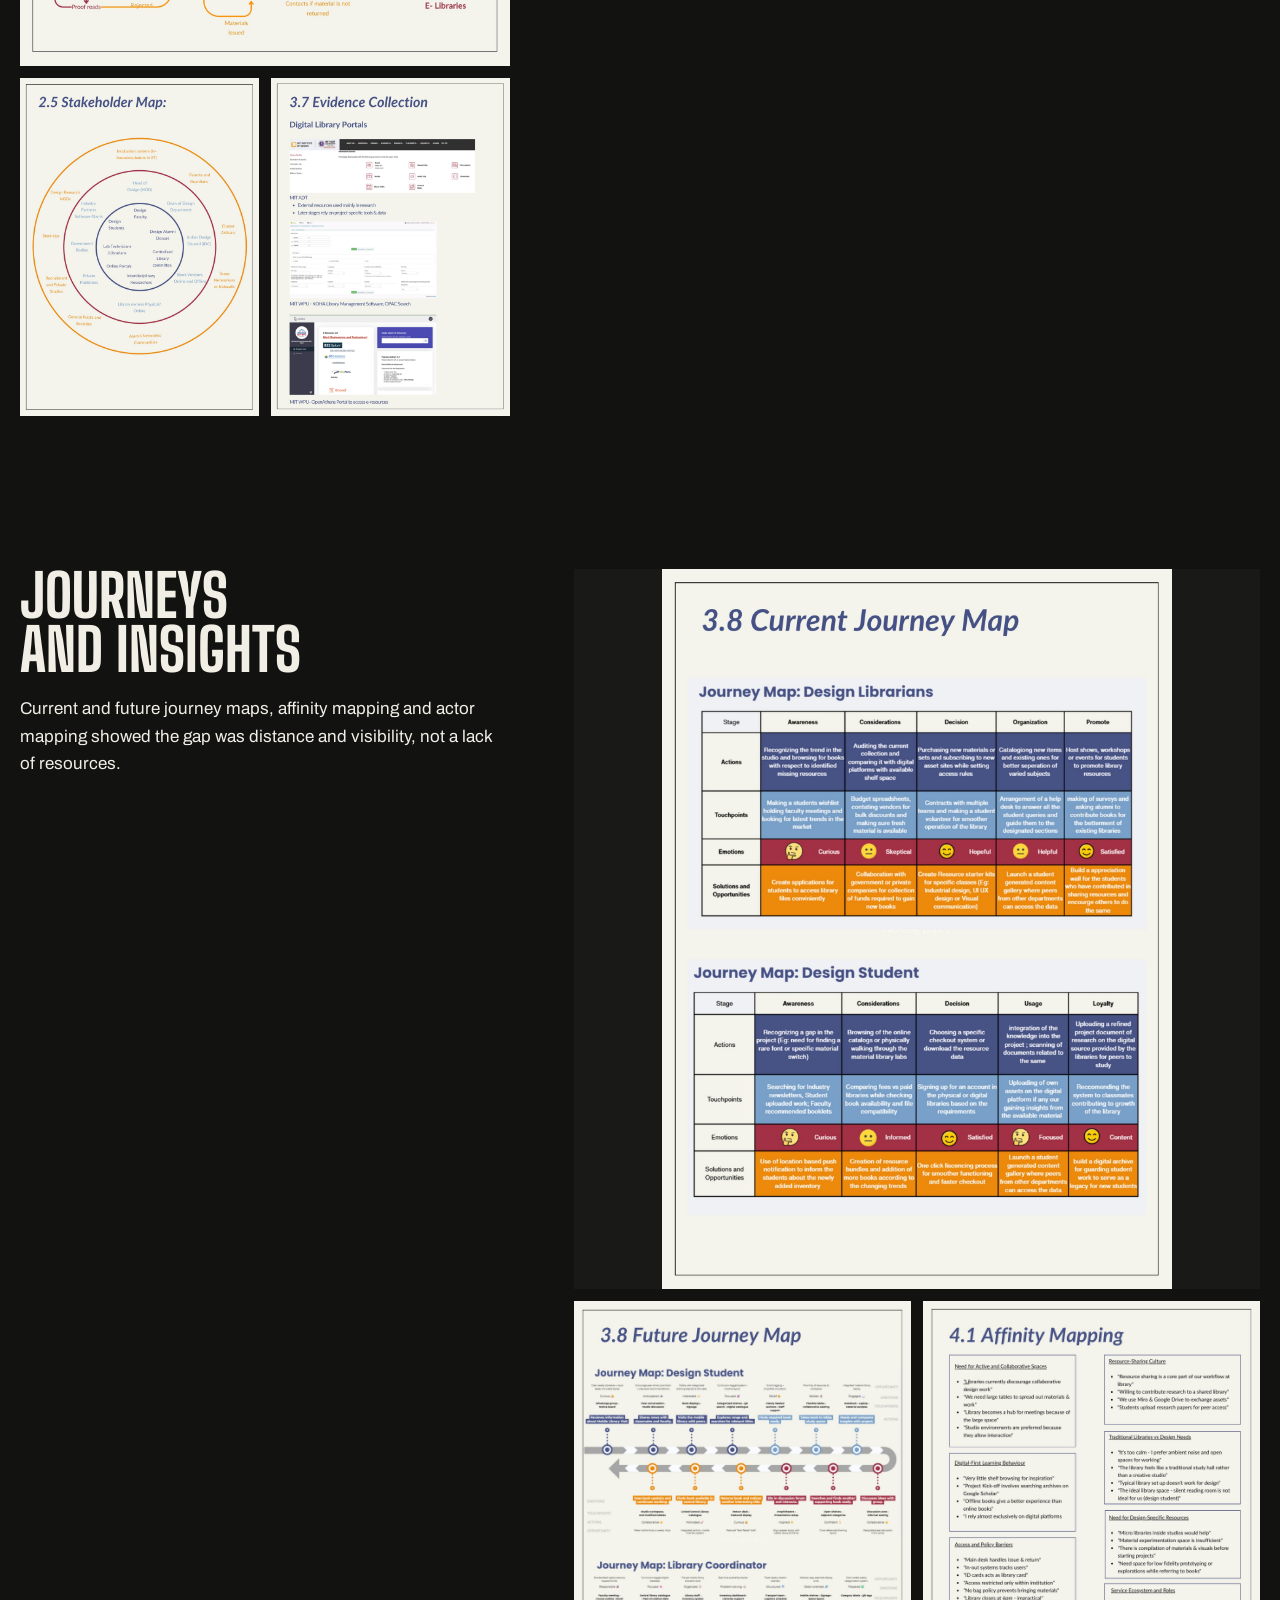
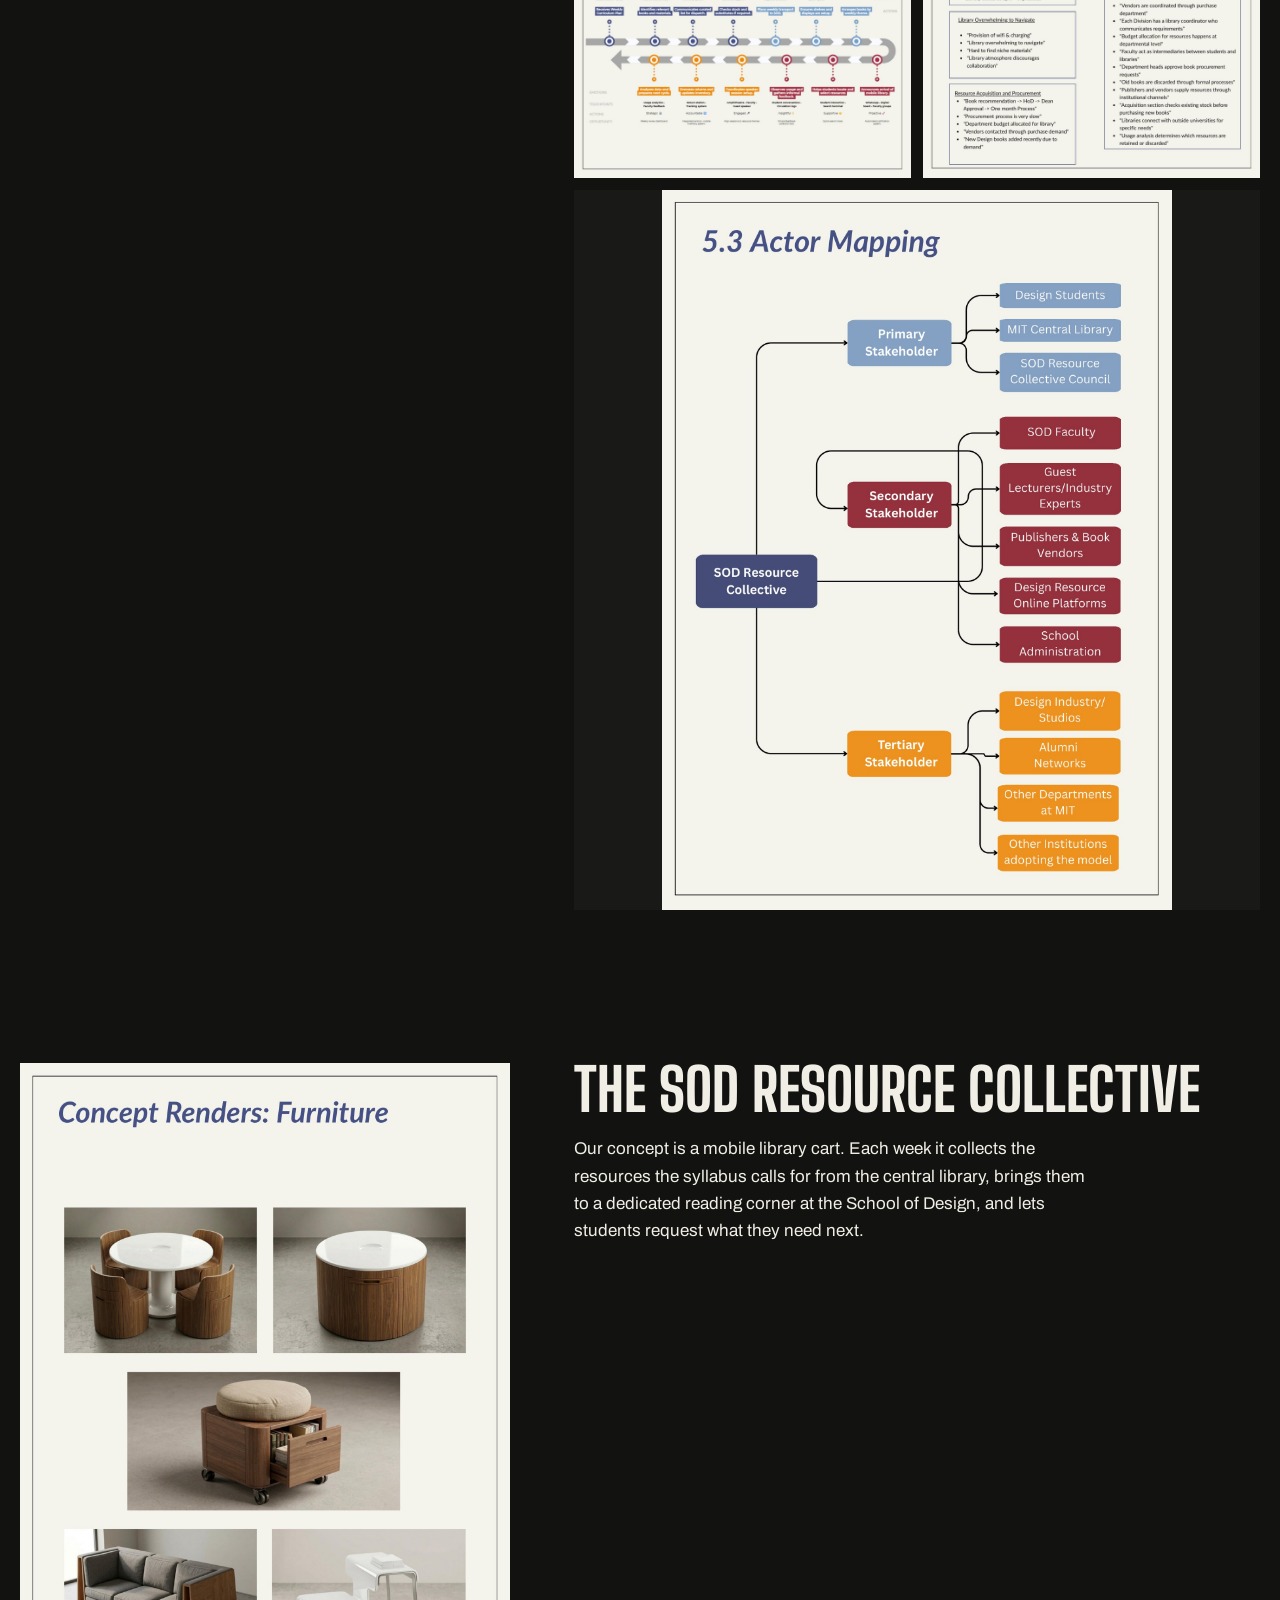
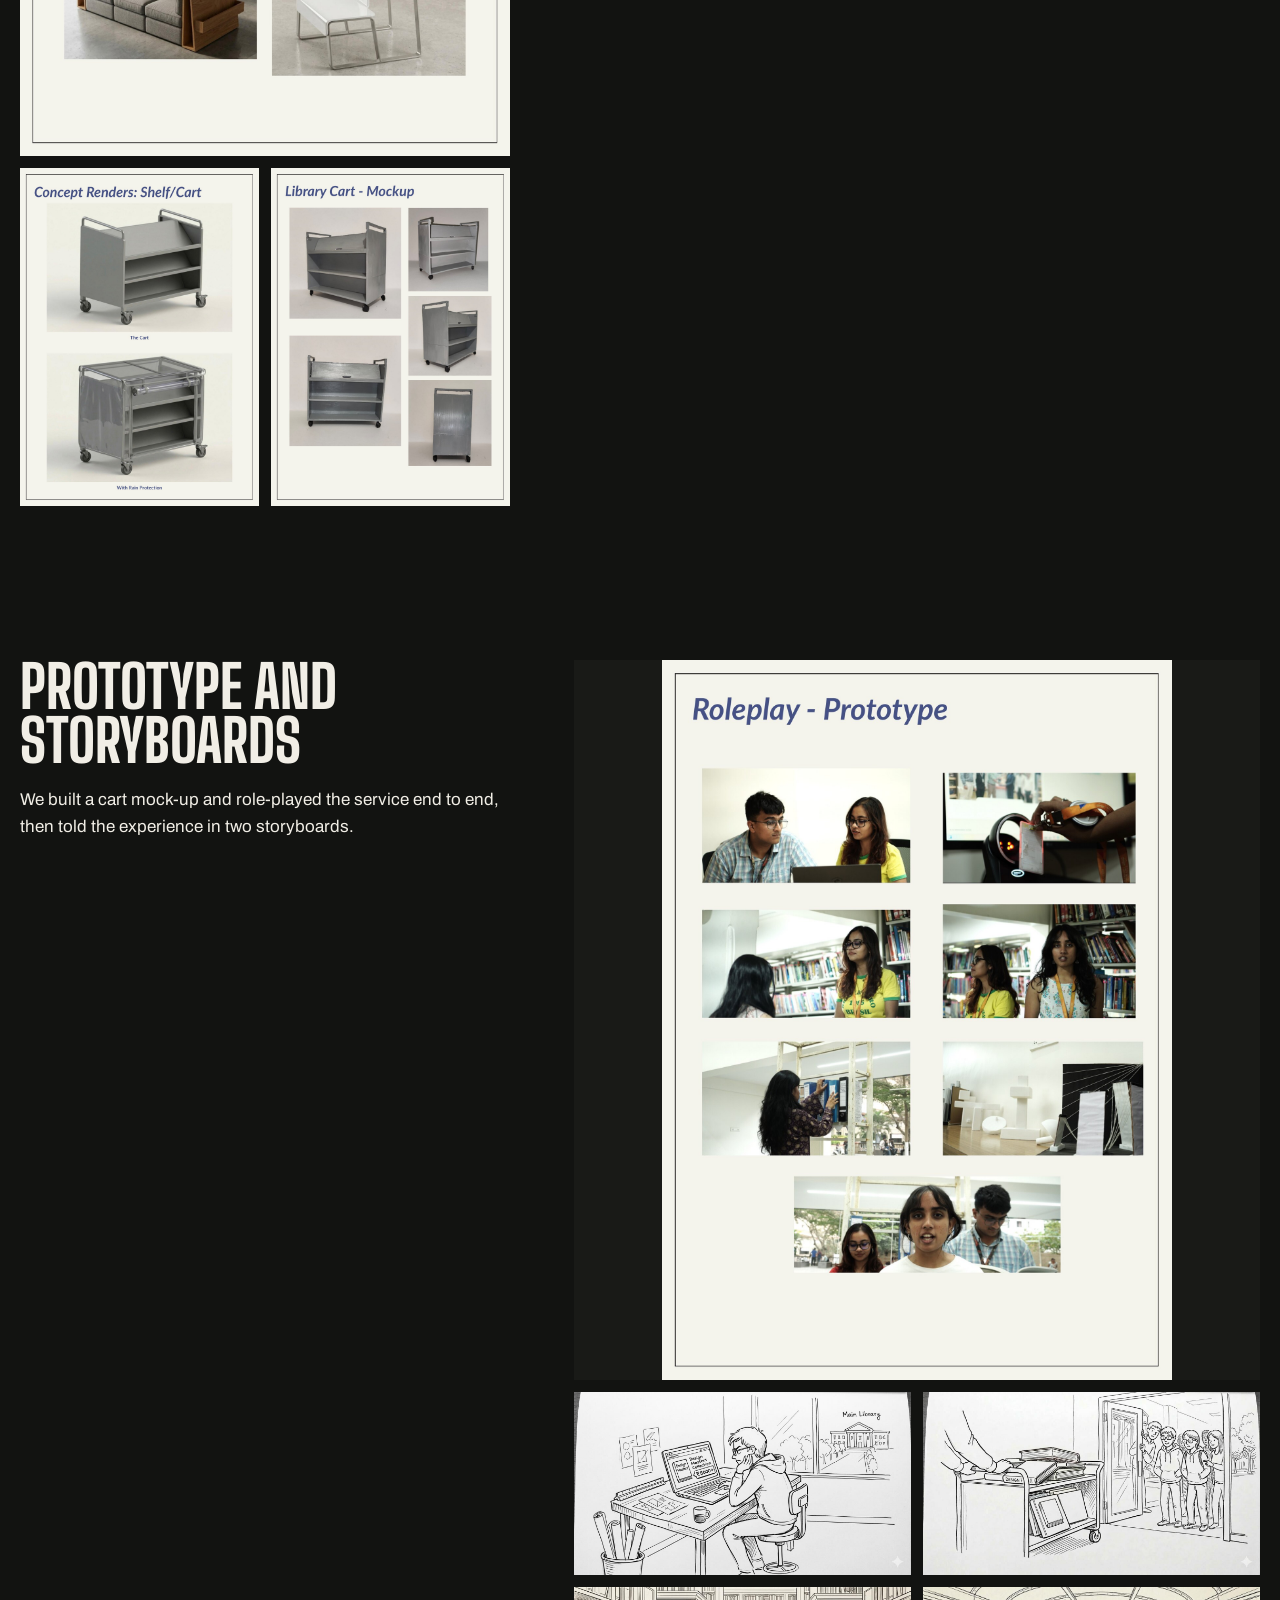
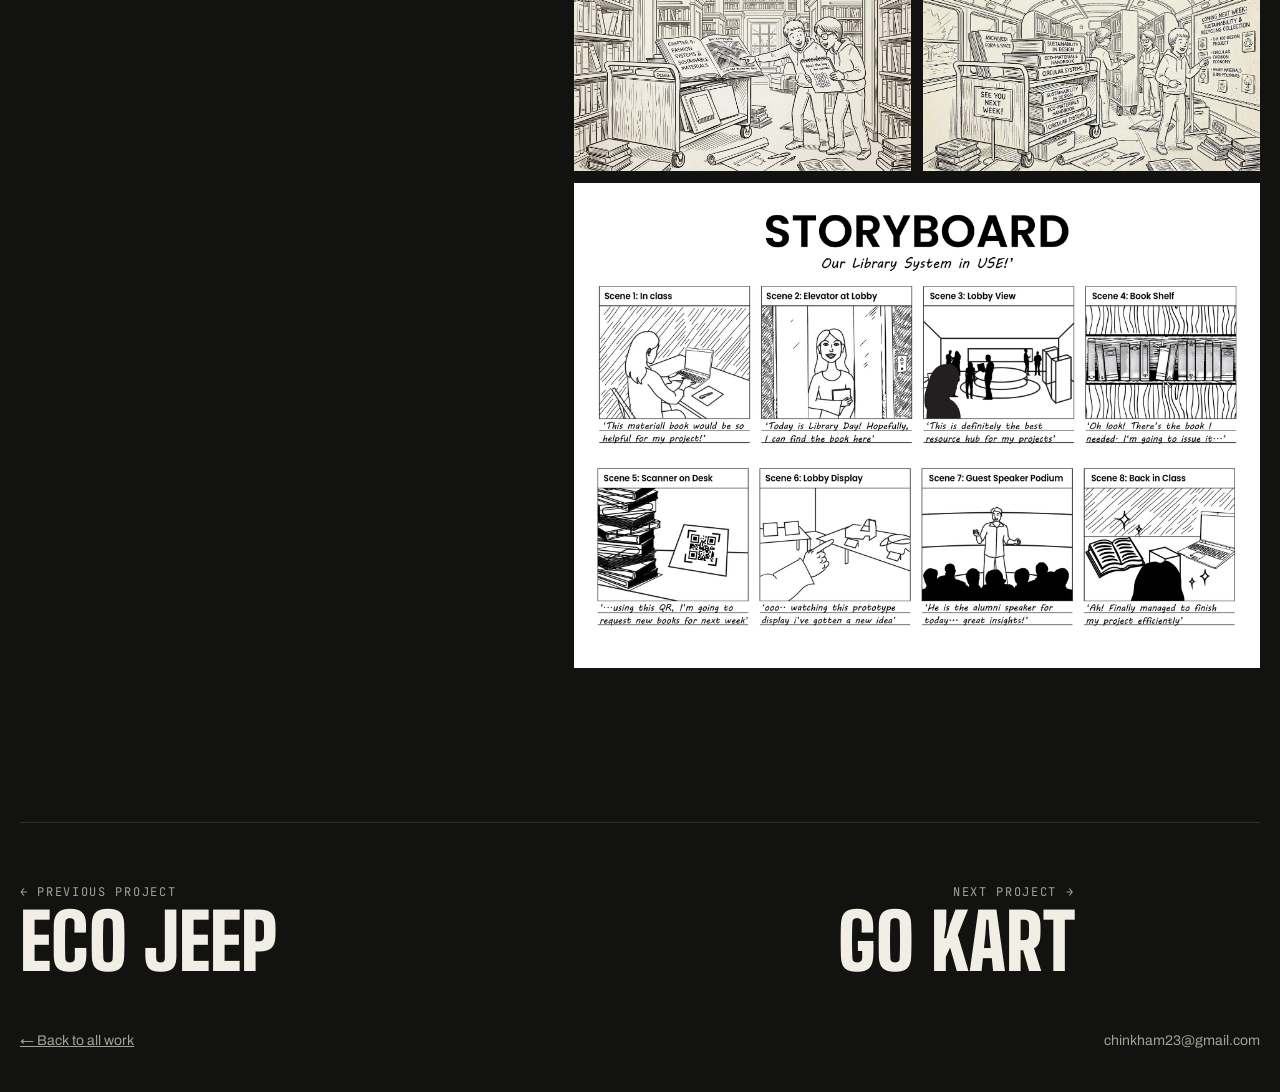
<file: work/library-on-wheels.html>
<!doctype html>
<html lang="en"><head><meta charset="utf-8"><meta name="viewport" content="width=device-width, initial-scale=1, viewport-fit=cover">
<title>Library on Wheels · Chinmay Khamkar</title>
<link rel="preconnect" href="https://fonts.googleapis.com"><link rel="preconnect" href="https://fonts.gstatic.com" crossorigin>
<link rel="stylesheet" href="https://fonts.googleapis.com/css2?family=Big+Shoulders+Display:wght@700;800;900&family=Archivo:wdth,wght@100..125,400..700&family=JetBrains+Mono:wght@400;600&display=swap">
<link rel="stylesheet" href="work.css">
</head><body class="industrial">
<div class="bpbg" aria-hidden="true" style="background-image:url(../img/bp1.svg)"></div>
<nav class="nav"><div class="navl"><a class="back" id="back" href="../index.html#work"><span aria-hidden="true">←</span> Back</a><a class="mark" href="../index.html"><i></i>CK<b>95</b></a></div><ul><li><a href="../index.html#work">All work</a></li><li><a href="eco-jeep.html">← Eco Jeep</a></li><li><a href="go-kart.html">Go Kart →</a></li></ul></nav>
<header class="hero">
  <p class="kicker"><span class="dot"></span>Industrial design · 07 / 08</p>
  <h1>Library on Wheels</h1>
  <p class="line">A shared library service that brings the central library to design students on a mobile cart.</p>
  <p class="role"><b>My role</b>Research, system mapping, cart prototyping and mock-ups</p>
  <figure class="cover"><img src="../img/crisp/lib.jpg" alt="Library on Wheels"></figure>
  <dl class="facts"><div><dt>Discipline</dt><dd>Product service design</dd></div><div><dt>Team</dt><dd>7 designers</dd></div><div><dt>My role</dt><dd>Research, system mapping, cart prototyping and mock-ups</dd></div><div><dt>Guide</dt><dd>Prof. Anuradha Shende</dd></div><div><dt>Output</dt><dd>Research report, service concept, cart prototype</dd></div></dl>
</header>
<section class="stats"><div><b>87</b><span>page research report</span></div><div><b>7</b><span>person team</span></div><div><b>1</b><span>cart that travels to the students each week</span></div></section>
<main><section class="blk "><div class="txt"><h2>The question</h2><p>Design students need journals, books and visual references that a single department library cannot keep. MIT-WPU&#x27;s central library has many of them, but it is far enough from the School of Design that students rarely make the trip.</p></div><div class="figs one"><figure tabindex="0" role="button" aria-label="Enlarge image 1 of 1: The question"><img src="../img/work/lib/p01.jpg" alt="Library on Wheels, the question, image 1 of 1" loading="lazy" decoding="async"></figure></div></section>
<section class="blk flip"><div class="txt"><h2>Mapping the system</h2><p>We mapped the system boundary and every stakeholder, then ran questionnaires, interviews and on-site observation with students, librarians and faculty.</p></div><div class="figs many"><figure tabindex="0" role="button" aria-label="Enlarge image 1 of 3: Mapping the system"><img src="../img/work/lib/p02.jpg" alt="Library on Wheels, mapping the system, image 1 of 3" loading="lazy" decoding="async"></figure><figure tabindex="0" role="button" aria-label="Enlarge image 2 of 3: Mapping the system"><img src="../img/work/lib/p03.jpg" alt="Library on Wheels, mapping the system, image 2 of 3" loading="lazy" decoding="async"></figure><figure tabindex="0" role="button" aria-label="Enlarge image 3 of 3: Mapping the system"><img src="../img/work/lib/p04.jpg" alt="Library on Wheels, mapping the system, image 3 of 3" loading="lazy" decoding="async"></figure></div></section>
<section class="blk "><div class="txt"><h2>Journeys and insights</h2><p>Current and future journey maps, affinity mapping and actor mapping showed the gap was distance and visibility, not a lack of resources.</p></div><div class="figs many oddtail"><figure tabindex="0" role="button" aria-label="Enlarge image 1 of 4: Journeys and insights"><img src="../img/work/lib/p05.jpg" alt="Library on Wheels, journeys and insights, image 1 of 4" loading="lazy" decoding="async"></figure><figure tabindex="0" role="button" aria-label="Enlarge image 2 of 4: Journeys and insights"><img src="../img/work/lib/p06.jpg" alt="Library on Wheels, journeys and insights, image 2 of 4" loading="lazy" decoding="async"></figure><figure tabindex="0" role="button" aria-label="Enlarge image 3 of 4: Journeys and insights"><img src="../img/work/lib/p07.jpg" alt="Library on Wheels, journeys and insights, image 3 of 4" loading="lazy" decoding="async"></figure><figure tabindex="0" role="button" aria-label="Enlarge image 4 of 4: Journeys and insights"><img src="../img/work/lib/p08.jpg" alt="Library on Wheels, journeys and insights, image 4 of 4" loading="lazy" decoding="async"></figure></div></section>
<section class="blk flip"><div class="txt"><h2>The SOD Resource Collective</h2><p>Our concept is a mobile library cart. Each week it collects the resources the syllabus calls for from the central library, brings them to a dedicated reading corner at the School of Design, and lets students request what they need next.</p></div><div class="figs many"><figure tabindex="0" role="button" aria-label="Enlarge image 1 of 3: The SOD Resource Collective"><img src="../img/work/lib/p09.jpg" alt="Library on Wheels, the sod resource collective, image 1 of 3" loading="lazy" decoding="async"></figure><figure tabindex="0" role="button" aria-label="Enlarge image 2 of 3: The SOD Resource Collective"><img src="../img/work/lib/p10.jpg" alt="Library on Wheels, the sod resource collective, image 2 of 3" loading="lazy" decoding="async"></figure><figure tabindex="0" role="button" aria-label="Enlarge image 3 of 3: The SOD Resource Collective"><img src="../img/work/lib/p11.jpg" alt="Library on Wheels, the sod resource collective, image 3 of 3" loading="lazy" decoding="async"></figure></div></section>
<section class="blk "><div class="txt"><h2>Prototype and storyboards</h2><p>We built a cart mock-up and role-played the service end to end, then told the experience in two storyboards.</p></div><div class="figs many oddtail"><figure tabindex="0" role="button" aria-label="Enlarge image 1 of 6: Prototype and storyboards"><img src="../img/work/lib/p12.jpg" alt="Library on Wheels, prototype and storyboards, image 1 of 6" loading="lazy" decoding="async"></figure><figure tabindex="0" role="button" aria-label="Enlarge image 2 of 6: Prototype and storyboards"><img src="../img/work/lib/s1.jpg" alt="Library on Wheels, prototype and storyboards, image 2 of 6" loading="lazy" decoding="async"></figure><figure tabindex="0" role="button" aria-label="Enlarge image 3 of 6: Prototype and storyboards"><img src="../img/work/lib/s2.jpg" alt="Library on Wheels, prototype and storyboards, image 3 of 6" loading="lazy" decoding="async"></figure><figure tabindex="0" role="button" aria-label="Enlarge image 4 of 6: Prototype and storyboards"><img src="../img/work/lib/s3.jpg" alt="Library on Wheels, prototype and storyboards, image 4 of 6" loading="lazy" decoding="async"></figure><figure tabindex="0" role="button" aria-label="Enlarge image 5 of 6: Prototype and storyboards"><img src="../img/work/lib/s4.jpg" alt="Library on Wheels, prototype and storyboards, image 5 of 6" loading="lazy" decoding="async"></figure><figure tabindex="0" role="button" aria-label="Enlarge image 6 of 6: Prototype and storyboards"><img src="../img/work/lib/comic.jpg" alt="Library on Wheels, prototype and storyboards, image 6 of 6" loading="lazy" decoding="async"></figure></div></section>
</main>
<nav class="pn" aria-label="More projects"><a class="prev" href="eco-jeep.html"><span>← Previous project</span><strong>Eco Jeep</strong></a><a class="next" href="go-kart.html"><span>Next project →</span><strong>Go Kart</strong></a></nav>
<footer class="foot"><a href="../index.html#work">← Back to all work</a><span>chinkham23@gmail.com</span></footer>
<div class="lb" id="lb" role="dialog" aria-modal="true" aria-label="Image viewer" hidden><img alt=""><button type="button" class="lbx" aria-label="Close">Close</button><button type="button" class="lbp" aria-label="Previous image">←</button><button type="button" class="lbn" aria-label="Next image">→</button></div>
<script src="work.js"></script>
</body></html>
</file>
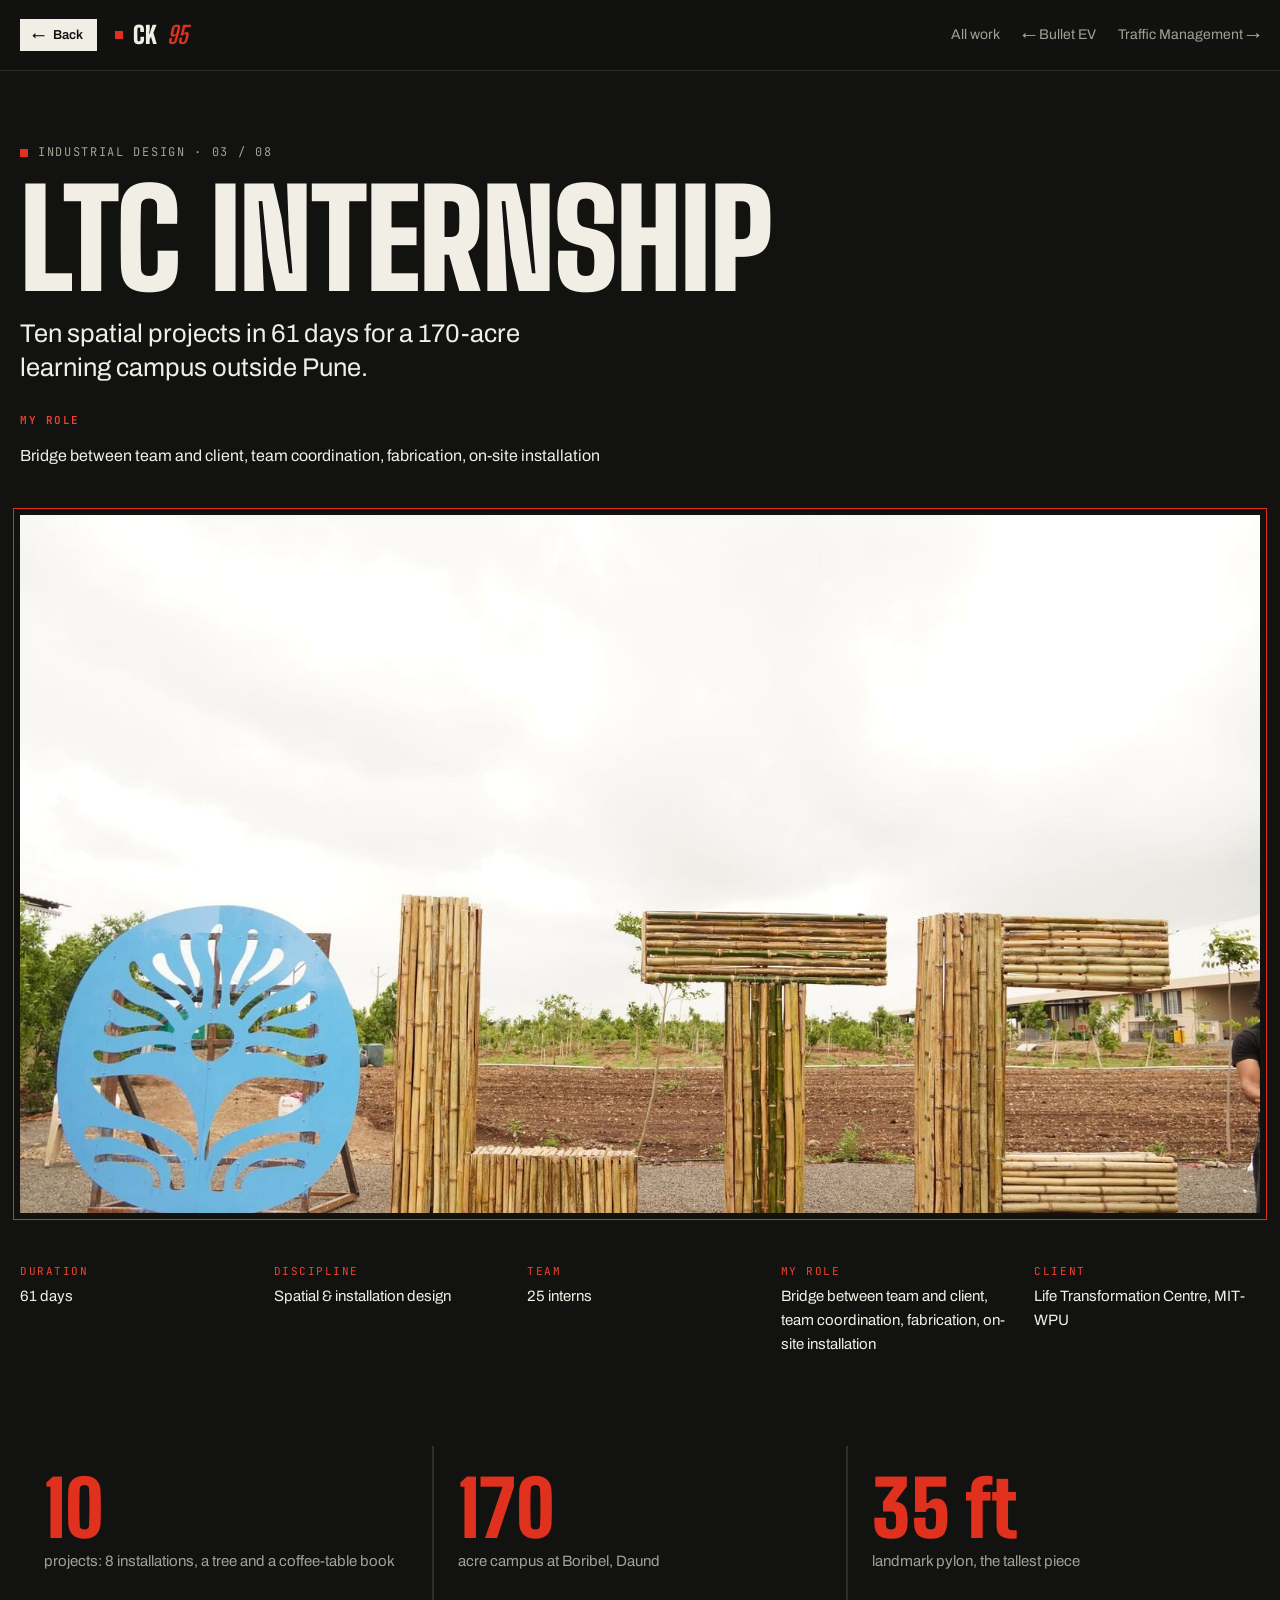
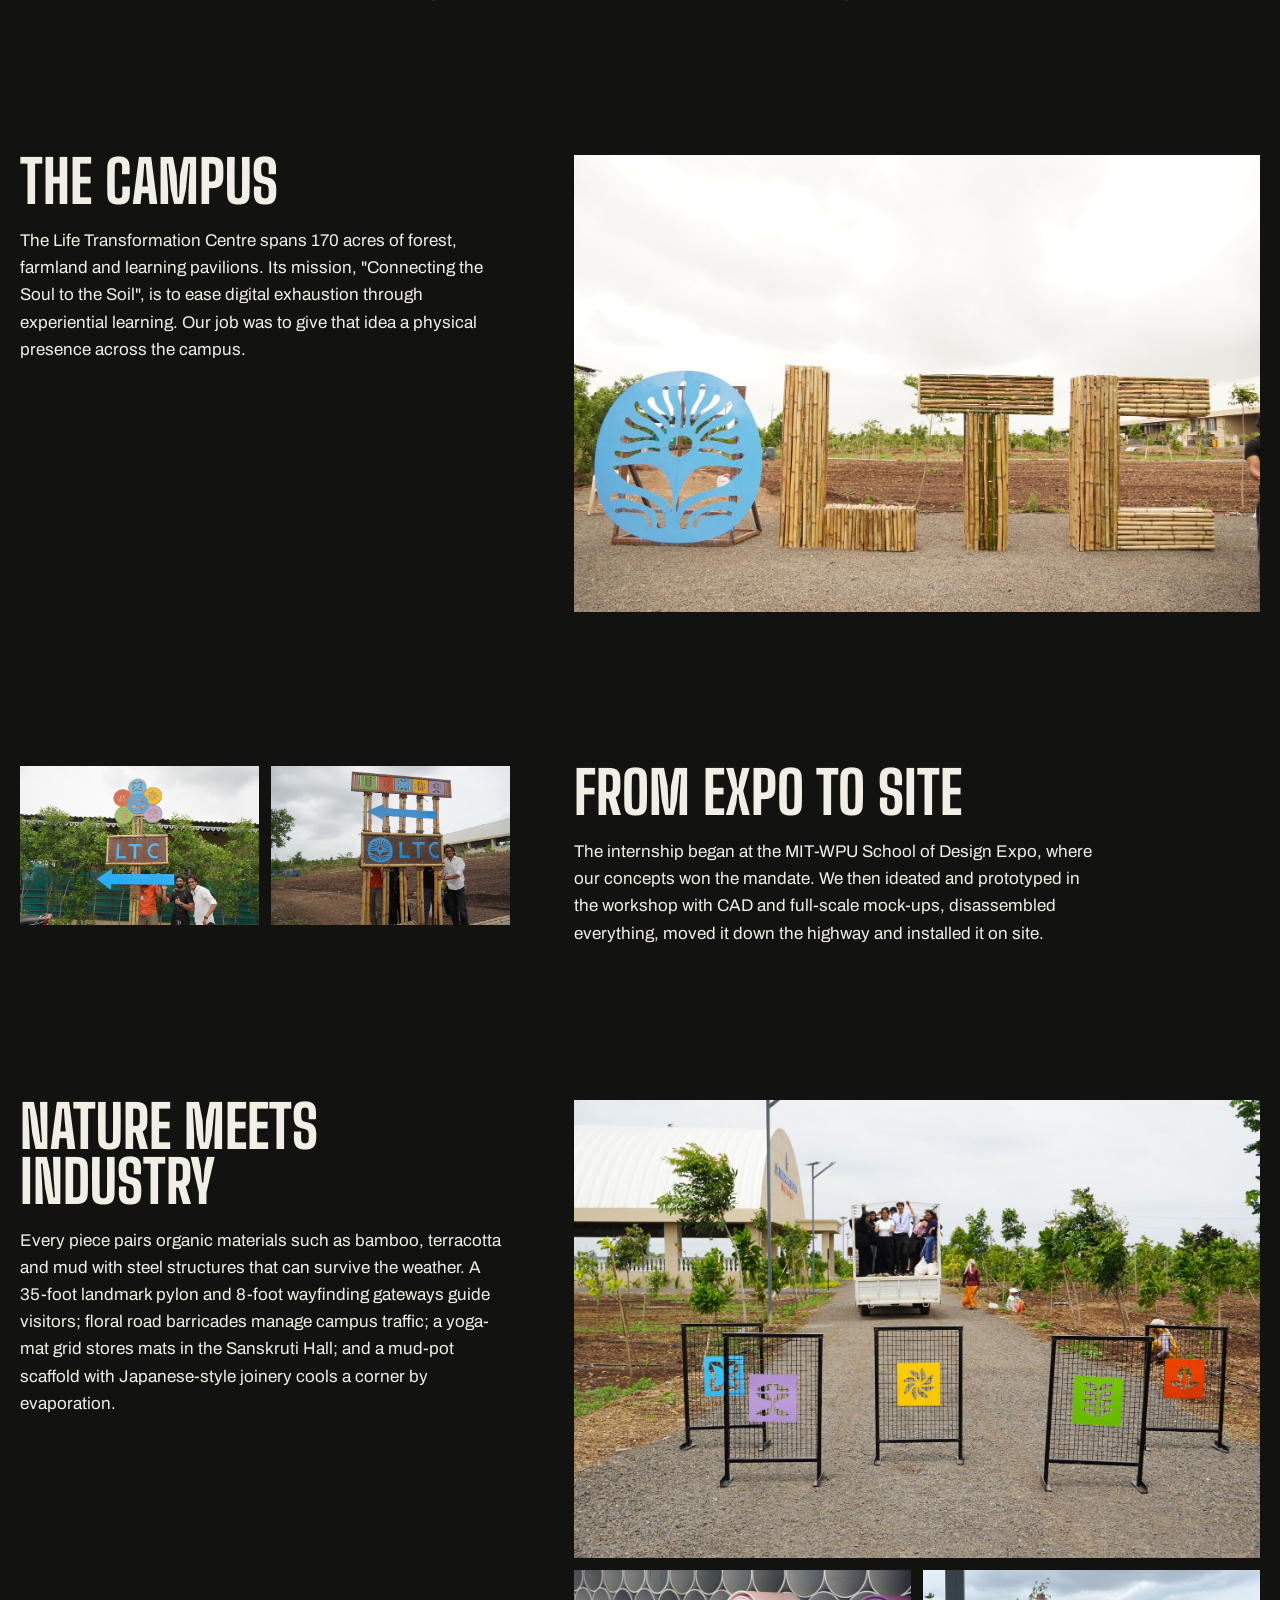
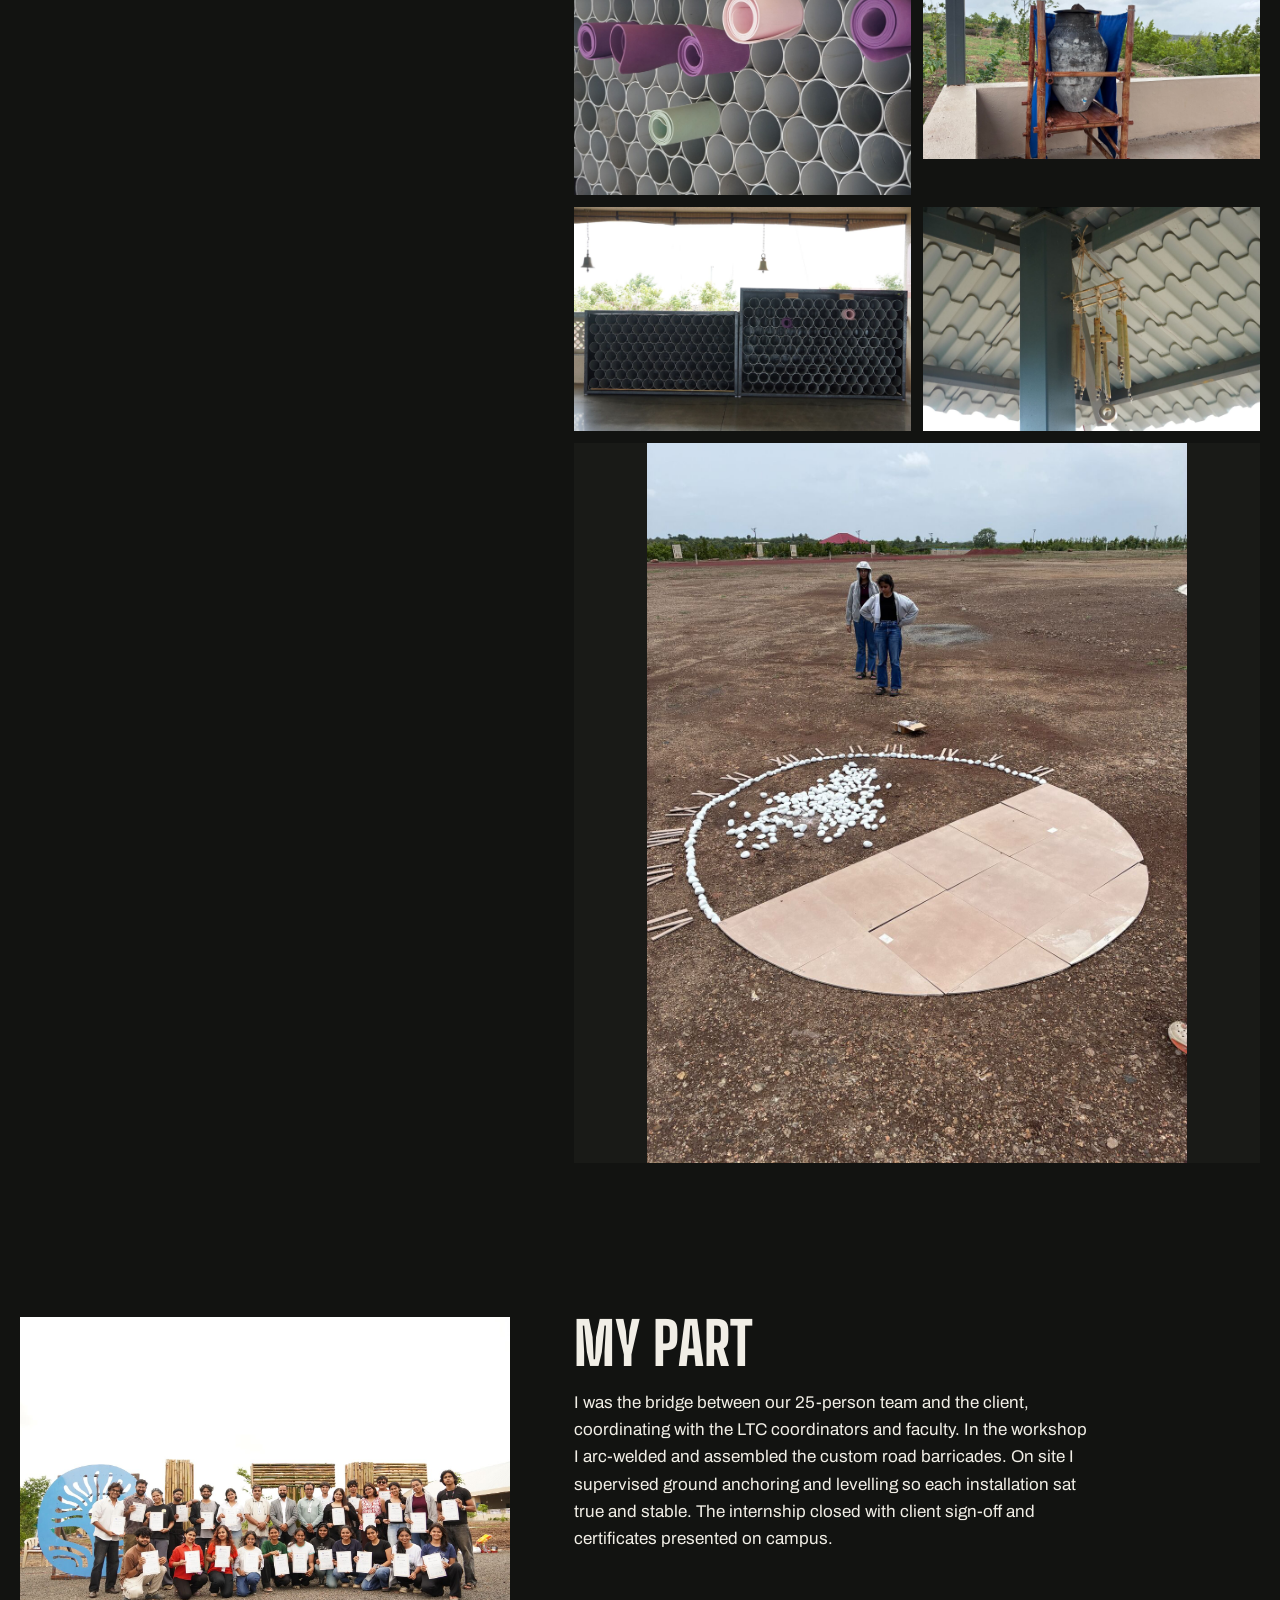
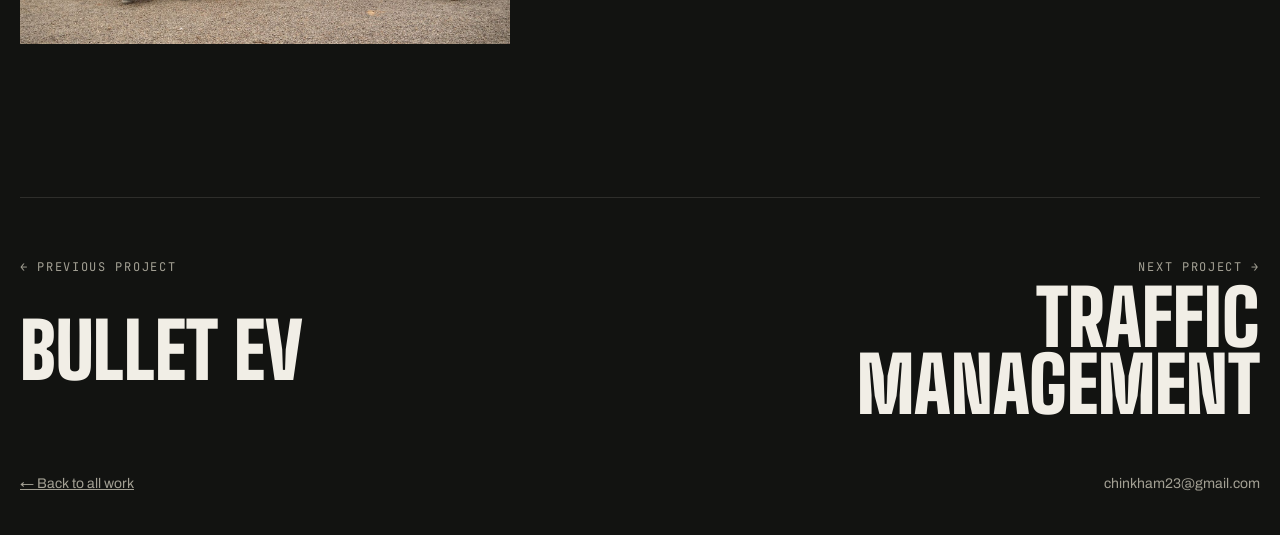
<file: work/ltc-internship.html>
<!doctype html>
<html lang="en"><head><meta charset="utf-8"><meta name="viewport" content="width=device-width, initial-scale=1, viewport-fit=cover">
<title>LTC Internship · Chinmay Khamkar</title>
<link rel="preconnect" href="https://fonts.googleapis.com"><link rel="preconnect" href="https://fonts.gstatic.com" crossorigin>
<link rel="stylesheet" href="https://fonts.googleapis.com/css2?family=Big+Shoulders+Display:wght@700;800;900&family=Archivo:wdth,wght@100..125,400..700&family=JetBrains+Mono:wght@400;600&display=swap">
<link rel="stylesheet" href="work.css">
</head><body class="industrial">
<div class="bpbg" aria-hidden="true" style="background-image:url(../img/bp1.svg)"></div>
<nav class="nav"><div class="navl"><a class="back" id="back" href="../index.html#work"><span aria-hidden="true">←</span> Back</a><a class="mark" href="../index.html"><i></i>CK<b>95</b></a></div><ul><li><a href="../index.html#work">All work</a></li><li><a href="bullet-ev.html">← Bullet EV</a></li><li><a href="traffic-management.html">Traffic Management →</a></li></ul></nav>
<header class="hero">
  <p class="kicker"><span class="dot"></span>Industrial design · 03 / 08</p>
  <h1>LTC Internship</h1>
  <p class="line">Ten spatial projects in 61 days for a 170-acre learning campus outside Pune.</p>
  <p class="role"><b>My role</b>Bridge between team and client, team coordination, fabrication, on-site installation</p>
  <figure class="cover"><img src="../img/crisp/ltc.jpg" alt="LTC Internship"></figure>
  <dl class="facts"><div><dt>Duration</dt><dd>61 days</dd></div><div><dt>Discipline</dt><dd>Spatial &amp; installation design</dd></div><div><dt>Team</dt><dd>25 interns</dd></div><div><dt>My role</dt><dd>Bridge between team and client, team coordination, fabrication, on-site installation</dd></div><div><dt>Client</dt><dd>Life Transformation Centre, MIT-WPU</dd></div></dl>
</header>
<section class="stats"><div><b>10</b><span>projects: 8 installations, a tree and a coffee-table book</span></div><div><b>170</b><span>acre campus at Boribel, Daund</span></div><div><b>35 ft</b><span>landmark pylon, the tallest piece</span></div></section>
<main><section class="blk "><div class="txt"><h2>The campus</h2><p>The Life Transformation Centre spans 170 acres of forest, farmland and learning pavilions. Its mission, &quot;Connecting the Soul to the Soil&quot;, is to ease digital exhaustion through experiential learning. Our job was to give that idea a physical presence across the campus.</p></div><div class="figs one"><figure tabindex="0" role="button" aria-label="Enlarge image 1 of 1: The campus"><img src="../img/work/ltc/07.jpg" alt="LTC Internship, the campus, image 1 of 1" loading="lazy" decoding="async"></figure></div></section>
<section class="blk flip"><div class="txt"><h2>From expo to site</h2><p>The internship began at the MIT-WPU School of Design Expo, where our concepts won the mandate. We then ideated and prototyped in the workshop with CAD and full-scale mock-ups, disassembled everything, moved it down the highway and installed it on site.</p></div><div class="figs two"><figure tabindex="0" role="button" aria-label="Enlarge image 1 of 2: From expo to site"><img src="../img/work/ltc/01.jpg" alt="LTC Internship, from expo to site, image 1 of 2" loading="lazy" decoding="async"></figure><figure tabindex="0" role="button" aria-label="Enlarge image 2 of 2: From expo to site"><img src="../img/work/ltc/10.jpg" alt="LTC Internship, from expo to site, image 2 of 2" loading="lazy" decoding="async"></figure></div></section>
<section class="blk "><div class="txt"><h2>Nature meets industry</h2><p>Every piece pairs organic materials such as bamboo, terracotta and mud with steel structures that can survive the weather. A 35-foot landmark pylon and 8-foot wayfinding gateways guide visitors; floral road barricades manage campus traffic; a yoga-mat grid stores mats in the Sanskruti Hall; and a mud-pot scaffold with Japanese-style joinery cools a corner by evaporation.</p></div><div class="figs many oddtail"><figure tabindex="0" role="button" aria-label="Enlarge image 1 of 6: Nature meets industry"><img src="../img/work/ltc/09.jpg" alt="LTC Internship, nature meets industry, image 1 of 6" loading="lazy" decoding="async"></figure><figure tabindex="0" role="button" aria-label="Enlarge image 2 of 6: Nature meets industry"><img src="../img/work/ltc/02.jpg" alt="LTC Internship, nature meets industry, image 2 of 6" loading="lazy" decoding="async"></figure><figure tabindex="0" role="button" aria-label="Enlarge image 3 of 6: Nature meets industry"><img src="../img/work/ltc/03.jpg" alt="LTC Internship, nature meets industry, image 3 of 6" loading="lazy" decoding="async"></figure><figure tabindex="0" role="button" aria-label="Enlarge image 4 of 6: Nature meets industry"><img src="../img/work/ltc/06.jpg" alt="LTC Internship, nature meets industry, image 4 of 6" loading="lazy" decoding="async"></figure><figure tabindex="0" role="button" aria-label="Enlarge image 5 of 6: Nature meets industry"><img src="../img/work/ltc/04.jpg" alt="LTC Internship, nature meets industry, image 5 of 6" loading="lazy" decoding="async"></figure><figure tabindex="0" role="button" aria-label="Enlarge image 6 of 6: Nature meets industry"><img src="../img/work/ltc/08.jpg" alt="LTC Internship, nature meets industry, image 6 of 6" loading="lazy" decoding="async"></figure></div></section>
<section class="blk flip"><div class="txt"><h2>My part</h2><p>I was the bridge between our 25-person team and the client, coordinating with the LTC coordinators and faculty. In the workshop I arc-welded and assembled the custom road barricades. On site I supervised ground anchoring and levelling so each installation sat true and stable. The internship closed with client sign-off and certificates presented on campus.</p></div><div class="figs one"><figure tabindex="0" role="button" aria-label="Enlarge image 1 of 1: My part"><img src="../img/work/ltc/05.jpg" alt="LTC Internship, my part, image 1 of 1" loading="lazy" decoding="async"></figure></div></section>
</main>
<nav class="pn" aria-label="More projects"><a class="prev" href="bullet-ev.html"><span>← Previous project</span><strong>Bullet EV</strong></a><a class="next" href="traffic-management.html"><span>Next project →</span><strong>Traffic Management</strong></a></nav>
<footer class="foot"><a href="../index.html#work">← Back to all work</a><span>chinkham23@gmail.com</span></footer>
<div class="lb" id="lb" role="dialog" aria-modal="true" aria-label="Image viewer" hidden><img alt=""><button type="button" class="lbx" aria-label="Close">Close</button><button type="button" class="lbp" aria-label="Previous image">←</button><button type="button" class="lbn" aria-label="Next image">→</button></div>
<script src="work.js"></script>
</body></html>
</file>
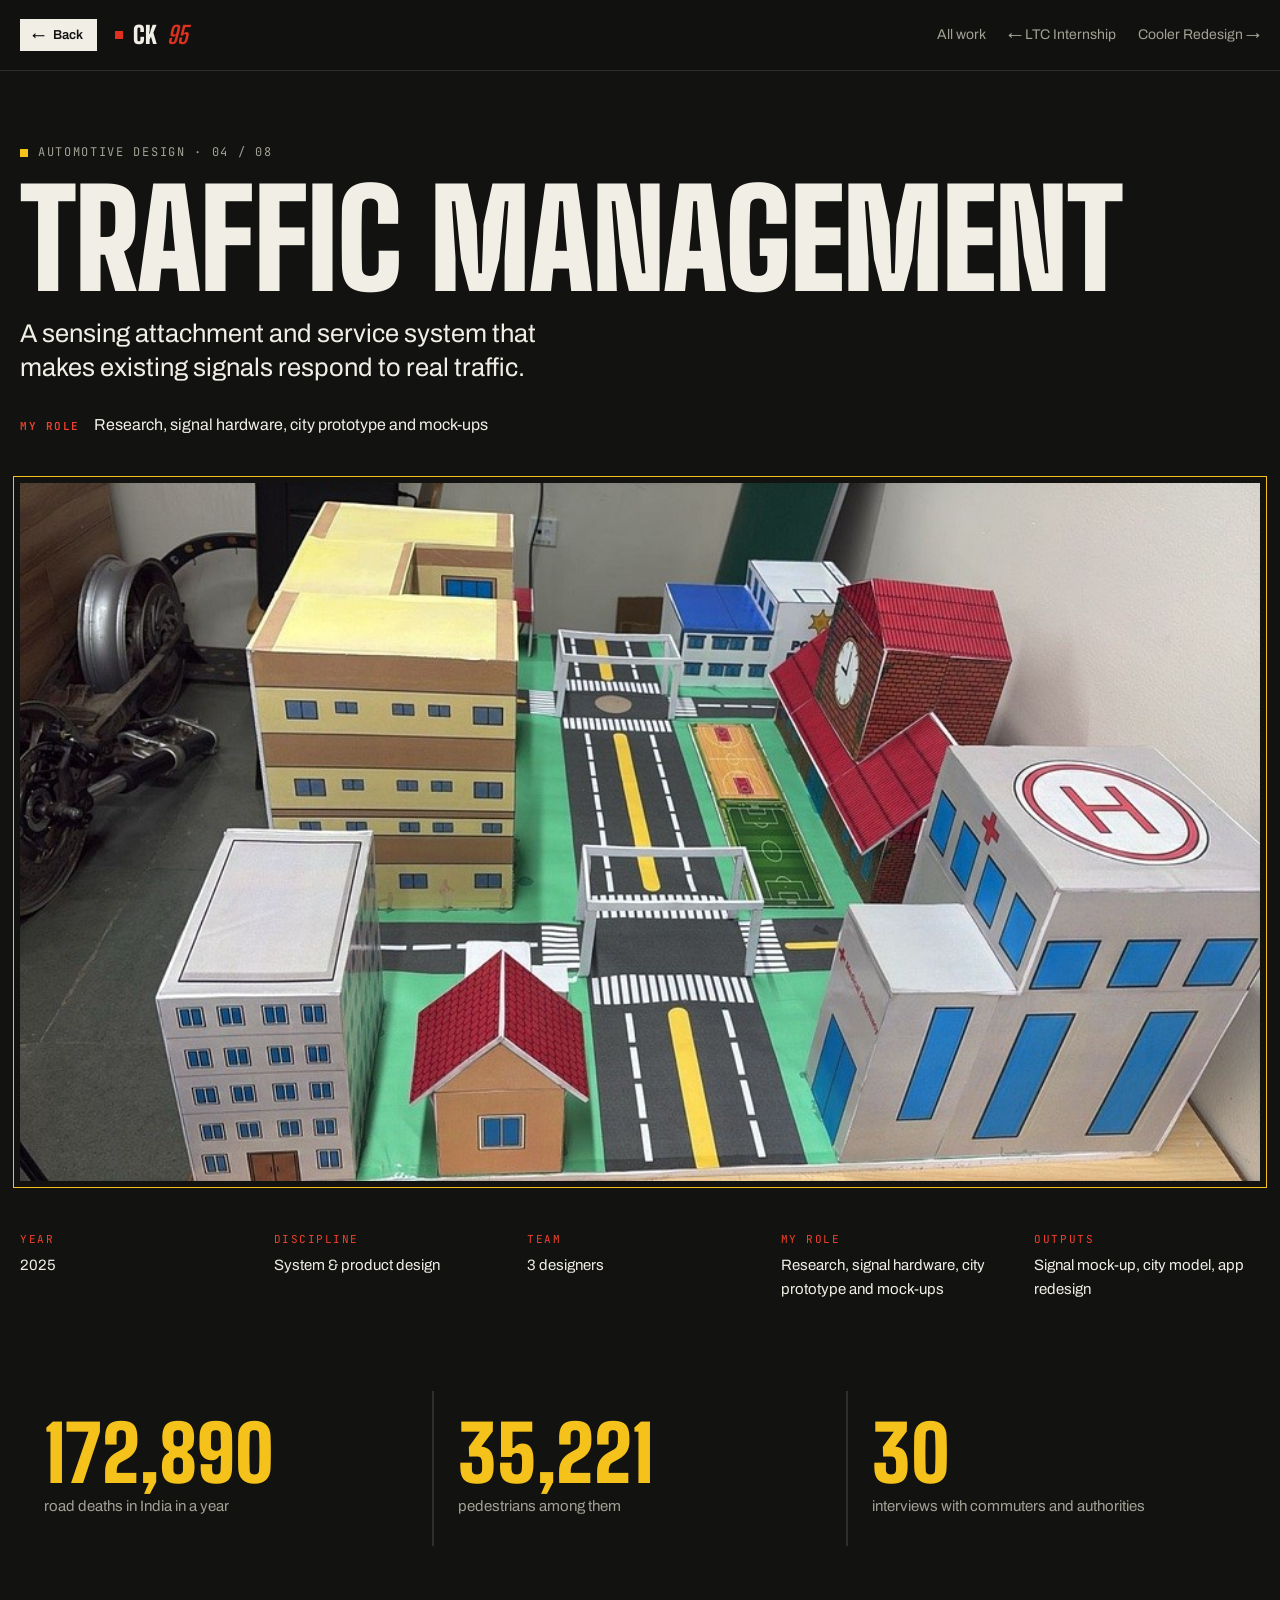
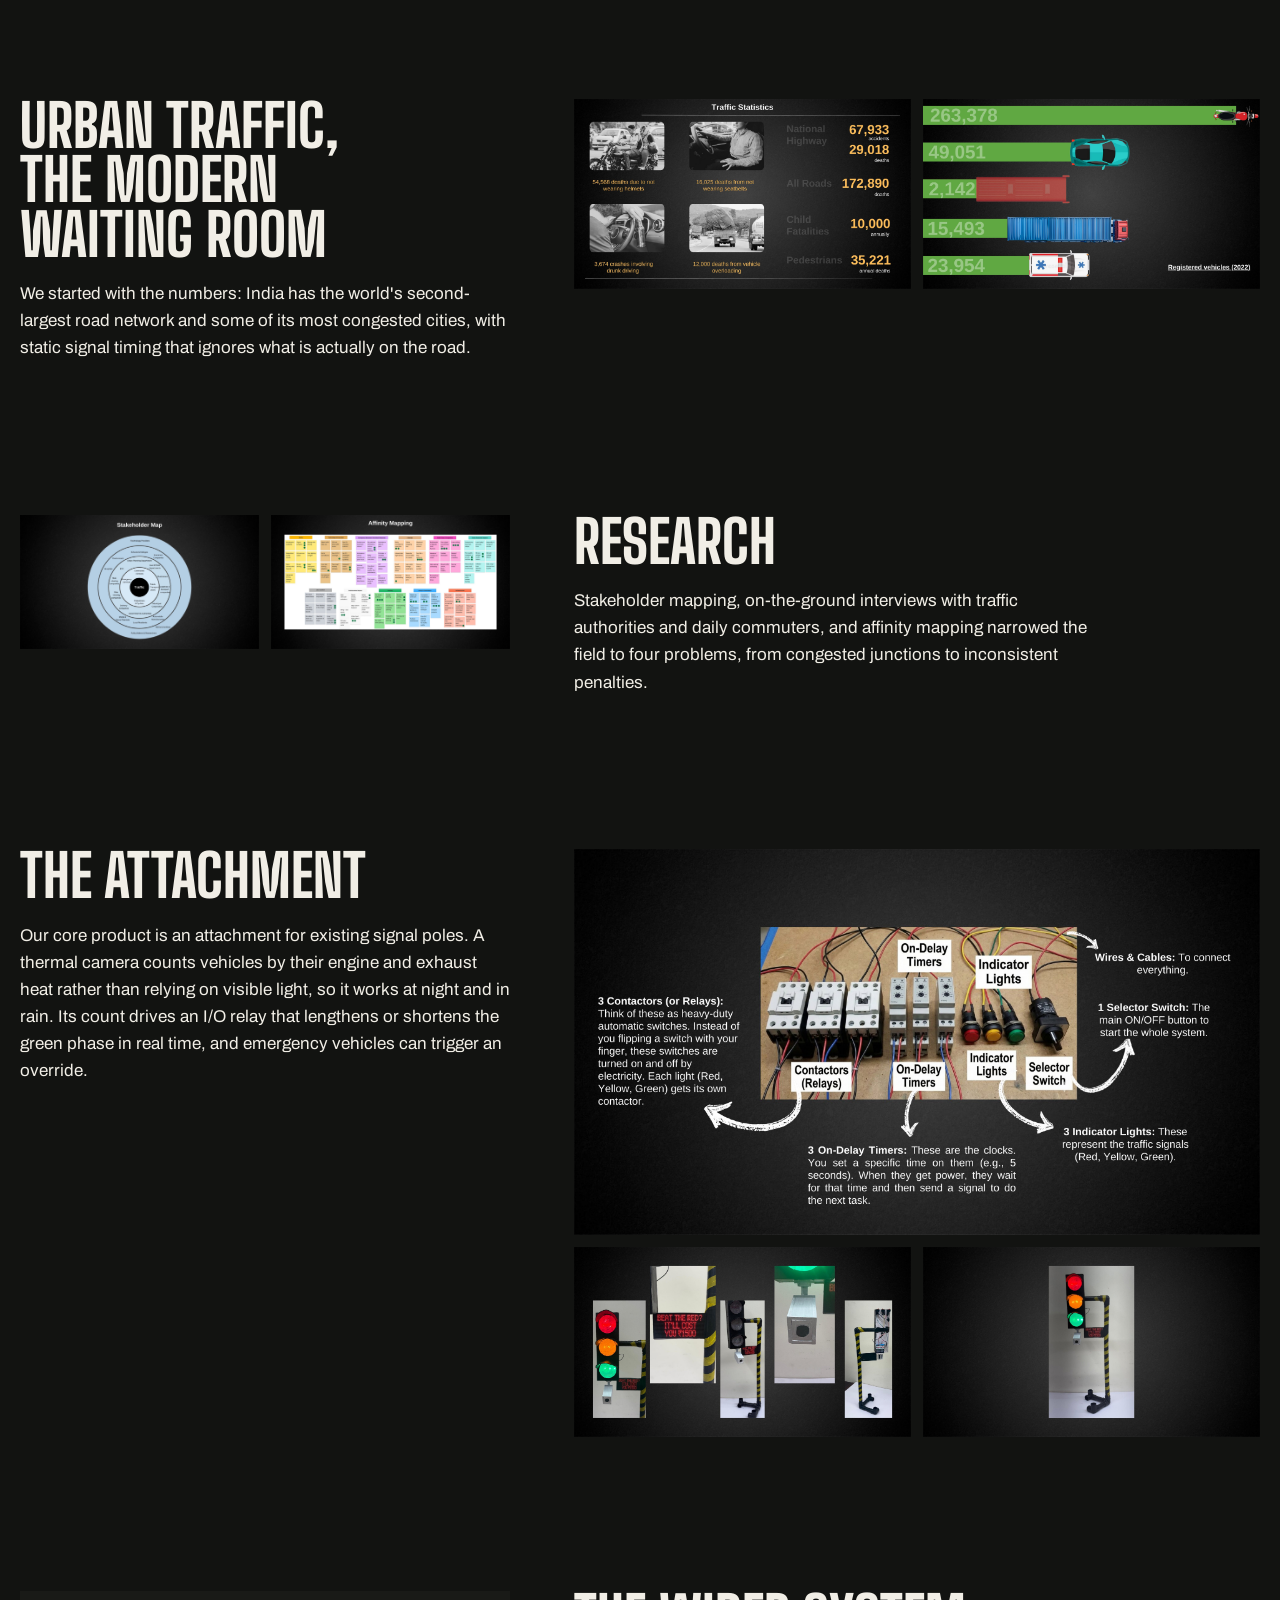
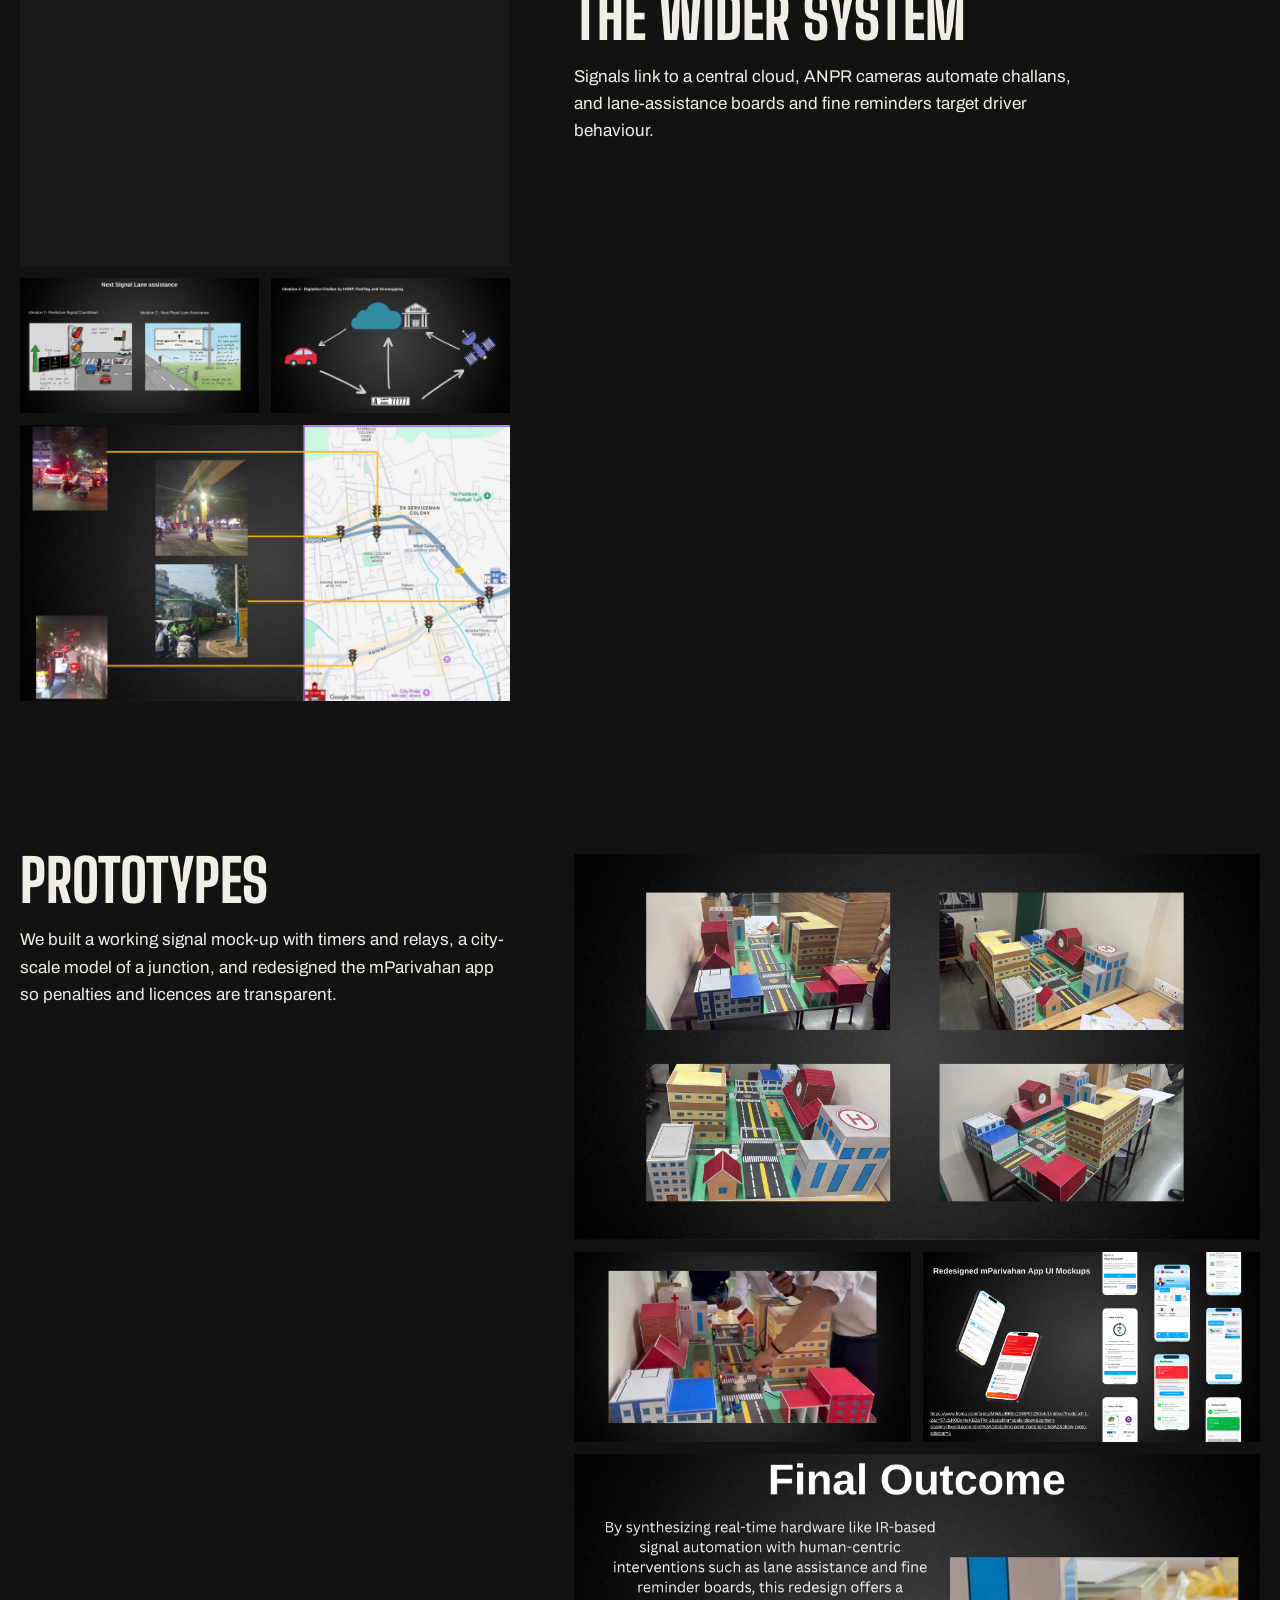
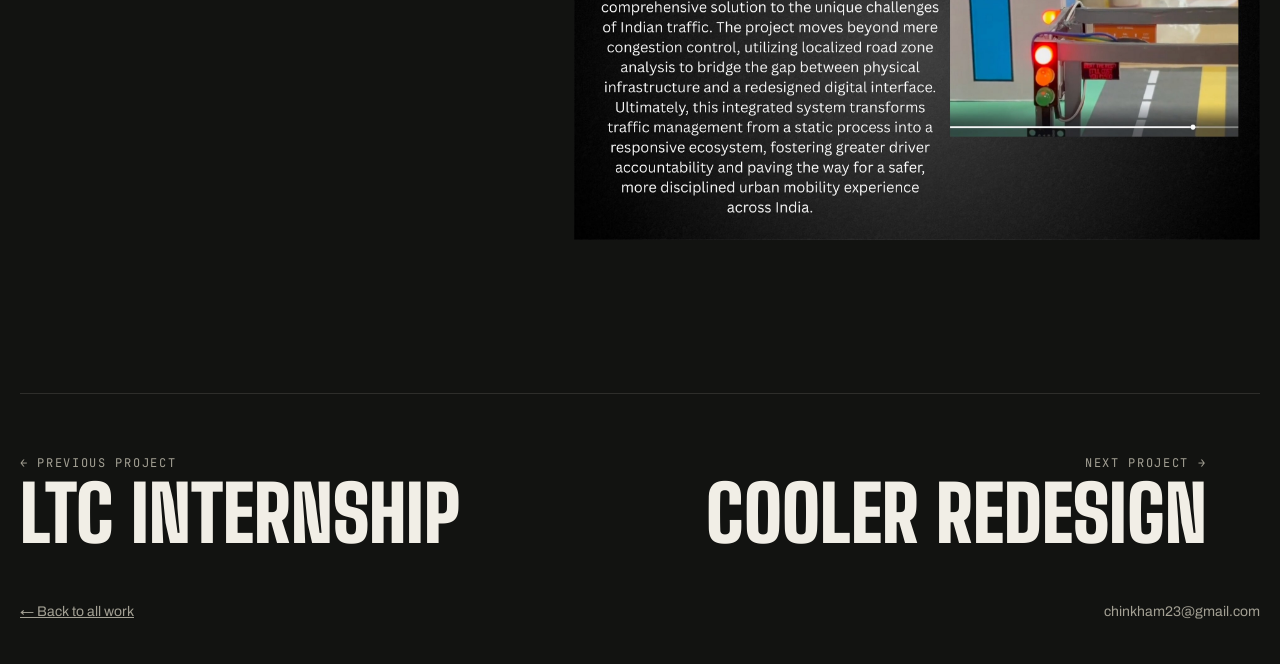
<file: work/traffic-management.html>
<!doctype html>
<html lang="en"><head><meta charset="utf-8"><meta name="viewport" content="width=device-width, initial-scale=1, viewport-fit=cover">
<title>Traffic Management · Chinmay Khamkar</title>
<link rel="preconnect" href="https://fonts.googleapis.com"><link rel="preconnect" href="https://fonts.gstatic.com" crossorigin>
<link rel="stylesheet" href="https://fonts.googleapis.com/css2?family=Big+Shoulders+Display:wght@700;800;900&family=Archivo:wdth,wght@100..125,400..700&family=JetBrains+Mono:wght@400;600&display=swap">
<link rel="stylesheet" href="work.css">
</head><body class="automotive">
<div class="bpbg" aria-hidden="true" style="background-image:url(../img/bp2.svg)"></div>
<nav class="nav"><div class="navl"><a class="back" id="back" href="../index.html#work"><span aria-hidden="true">←</span> Back</a><a class="mark" href="../index.html"><i></i>CK<b>95</b></a></div><ul><li><a href="../index.html#work">All work</a></li><li><a href="ltc-internship.html">← LTC Internship</a></li><li><a href="cooler-redesign.html">Cooler Redesign →</a></li></ul></nav>
<header class="hero">
  <p class="kicker"><span class="dot"></span>Automotive design · 04 / 08</p>
  <h1>Traffic Management</h1>
  <p class="line">A sensing attachment and service system that makes existing signals respond to real traffic.</p>
  <p class="role"><b>My role</b>Research, signal hardware, city prototype and mock-ups</p>
  <figure class="cover"><img src="../img/crisp/tra.jpg" alt="Traffic Management"></figure>
  <dl class="facts"><div><dt>Year</dt><dd>2025</dd></div><div><dt>Discipline</dt><dd>System &amp; product design</dd></div><div><dt>Team</dt><dd>3 designers</dd></div><div><dt>My role</dt><dd>Research, signal hardware, city prototype and mock-ups</dd></div><div><dt>Outputs</dt><dd>Signal mock-up, city model, app redesign</dd></div></dl>
</header>
<section class="stats"><div><b>172,890</b><span>road deaths in India in a year</span></div><div><b>35,221</b><span>pedestrians among them</span></div><div><b>30</b><span>interviews with commuters and authorities</span></div></section>
<main><section class="blk "><div class="txt"><h2>Urban traffic, the modern waiting room</h2><p>We started with the numbers: India has the world&#x27;s second-largest road network and some of its most congested cities, with static signal timing that ignores what is actually on the road.</p></div><div class="figs two"><figure tabindex="0" role="button" aria-label="Enlarge image 1 of 2: Urban traffic, the modern waiting room"><img src="../img/work/tra/p02.jpg" alt="Traffic Management, urban traffic, the modern waiting room, image 1 of 2" loading="lazy" decoding="async"></figure><figure tabindex="0" role="button" aria-label="Enlarge image 2 of 2: Urban traffic, the modern waiting room"><img src="../img/work/tra/p03.jpg" alt="Traffic Management, urban traffic, the modern waiting room, image 2 of 2" loading="lazy" decoding="async"></figure></div></section>
<section class="blk flip"><div class="txt"><h2>Research</h2><p>Stakeholder mapping, on-the-ground interviews with traffic authorities and daily commuters, and affinity mapping narrowed the field to four problems, from congested junctions to inconsistent penalties.</p></div><div class="figs two"><figure tabindex="0" role="button" aria-label="Enlarge image 1 of 2: Research"><img src="../img/work/tra/p04.jpg" alt="Traffic Management, research, image 1 of 2" loading="lazy" decoding="async"></figure><figure tabindex="0" role="button" aria-label="Enlarge image 2 of 2: Research"><img src="../img/work/tra/p05.jpg" alt="Traffic Management, research, image 2 of 2" loading="lazy" decoding="async"></figure></div></section>
<section class="blk "><div class="txt"><h2>The attachment</h2><p>Our core product is an attachment for existing signal poles. A thermal camera counts vehicles by their engine and exhaust heat rather than relying on visible light, so it works at night and in rain. Its count drives an I/O relay that lengthens or shortens the green phase in real time, and emergency vehicles can trigger an override.</p></div><div class="figs many"><figure tabindex="0" role="button" aria-label="Enlarge image 1 of 3: The attachment"><img src="../img/work/tra/p10.jpg" alt="Traffic Management, the attachment, image 1 of 3" loading="lazy" decoding="async"></figure><figure tabindex="0" role="button" aria-label="Enlarge image 2 of 3: The attachment"><img src="../img/work/tra/p11.jpg" alt="Traffic Management, the attachment, image 2 of 3" loading="lazy" decoding="async"></figure><figure tabindex="0" role="button" aria-label="Enlarge image 3 of 3: The attachment"><img src="../img/work/tra/p12.jpg" alt="Traffic Management, the attachment, image 3 of 3" loading="lazy" decoding="async"></figure></div></section>
<section class="blk flip"><div class="txt"><h2>The wider system</h2><p>Signals link to a central cloud, ANPR cameras automate challans, and lane-assistance boards and fine reminders target driver behaviour.</p></div><div class="figs many oddtail"><figure tabindex="0" role="button" aria-label="Enlarge image 1 of 4: The wider system"><img src="../img/work/tra/p06.jpg" alt="Traffic Management, the wider system, image 1 of 4" loading="lazy" decoding="async"></figure><figure tabindex="0" role="button" aria-label="Enlarge image 2 of 4: The wider system"><img src="../img/work/tra/p07.jpg" alt="Traffic Management, the wider system, image 2 of 4" loading="lazy" decoding="async"></figure><figure tabindex="0" role="button" aria-label="Enlarge image 3 of 4: The wider system"><img src="../img/work/tra/p08.jpg" alt="Traffic Management, the wider system, image 3 of 4" loading="lazy" decoding="async"></figure><figure tabindex="0" role="button" aria-label="Enlarge image 4 of 4: The wider system"><img src="../img/work/tra/p09.jpg" alt="Traffic Management, the wider system, image 4 of 4" loading="lazy" decoding="async"></figure></div></section>
<section class="blk "><div class="txt"><h2>Prototypes</h2><p>We built a working signal mock-up with timers and relays, a city-scale model of a junction, and redesigned the mParivahan app so penalties and licences are transparent.</p></div><div class="figs many oddtail"><figure tabindex="0" role="button" aria-label="Enlarge image 1 of 4: Prototypes"><img src="../img/work/tra/p13.jpg" alt="Traffic Management, prototypes, image 1 of 4" loading="lazy" decoding="async"></figure><figure tabindex="0" role="button" aria-label="Enlarge image 2 of 4: Prototypes"><img src="../img/work/tra/p14.jpg" alt="Traffic Management, prototypes, image 2 of 4" loading="lazy" decoding="async"></figure><figure tabindex="0" role="button" aria-label="Enlarge image 3 of 4: Prototypes"><img src="../img/work/tra/p15.jpg" alt="Traffic Management, prototypes, image 3 of 4" loading="lazy" decoding="async"></figure><figure tabindex="0" role="button" aria-label="Enlarge image 4 of 4: Prototypes"><img src="../img/work/tra/p16.jpg" alt="Traffic Management, prototypes, image 4 of 4" loading="lazy" decoding="async"></figure></div></section>
</main>
<nav class="pn" aria-label="More projects"><a class="prev" href="ltc-internship.html"><span>← Previous project</span><strong>LTC Internship</strong></a><a class="next" href="cooler-redesign.html"><span>Next project →</span><strong>Cooler Redesign</strong></a></nav>
<footer class="foot"><a href="../index.html#work">← Back to all work</a><span>chinkham23@gmail.com</span></footer>
<div class="lb" id="lb" role="dialog" aria-modal="true" aria-label="Image viewer" hidden><img alt=""><button type="button" class="lbx" aria-label="Close">Close</button><button type="button" class="lbp" aria-label="Previous image">←</button><button type="button" class="lbn" aria-label="Next image">→</button></div>
<script src="work.js"></script>
</body></html>
</file>
<file: work/work.css>
/* Case-study pages. Same world as the home page: pit-black ground, race red, blueprint layer. */
:root{color-scheme:dark;--pit:#121311;--pit-2:#191a17;--ink:#f1eee6;--ink-dim:#a3a094;--race:#e0301e;--signal:#f4c21b;--rule:rgba(241,238,230,.12);
  --f-display:"Big Shoulders Display","Arial Narrow",Impact,sans-serif;--f-body:"Archivo","Helvetica Neue",Arial,sans-serif;--f-mono:"JetBrains Mono",ui-monospace,Menlo,monospace;
  --gx:max(20px,env(safe-area-inset-left,0px));--gr:max(20px,env(safe-area-inset-right,0px));--accent:var(--race)}
body.automotive{--accent:var(--signal)}
*{box-sizing:border-box}
html{background:var(--pit)}
body{margin:0;background:var(--pit);color:var(--ink);font-family:var(--f-body);font-size:17px;line-height:1.6;padding-left:var(--gx);padding-right:var(--gr)}
a{color:inherit}
:focus-visible{outline:2px solid var(--signal);outline-offset:3px}
.bpbg{position:fixed;inset:0;z-index:-1;background-size:min(1400px,140vw) auto;background-position:center 30%;background-repeat:no-repeat;opacity:.16;pointer-events:none}
.bpbg::after{content:"";position:absolute;inset:0;background-image:linear-gradient(rgba(255,106,31,.07) 1px,transparent 1px),linear-gradient(90deg,rgba(255,106,31,.07) 1px,transparent 1px);background-size:40px 40px}
.nav{position:sticky;top:0;z-index:5;display:flex;justify-content:space-between;align-items:center;gap:16px;padding-block:16px;margin-inline:calc(-1*var(--gx));padding-inline:var(--gx);background:rgba(18,19,17,.82);border-bottom:1px solid var(--rule)}
.navl{display:flex;align-items:center;gap:18px}
.back{display:inline-flex;align-items:center;gap:8px;font:600 13px var(--f-body);text-decoration:none;color:var(--pit);background:var(--ink);padding:9px 14px 9px 12px;transition:background .2s,transform .1s}
.back:hover{background:var(--signal)}.back:active{transform:scale(.96)}
.mark{font-family:var(--f-display);font-weight:900;font-size:24px;text-decoration:none;display:flex;align-items:center;gap:10px}
.mark i{width:8px;height:8px;background:var(--race)}.mark b{color:var(--race);font-style:italic}
.nav ul{display:flex;gap:22px;list-style:none;margin:0;padding:0;font-size:14px}
.nav ul a{text-decoration:none;color:var(--ink-dim)}.nav ul a:hover{color:var(--ink)}
.hero,.stats,main,.next,.foot{max-width:1240px;margin-inline:auto}
.hero{padding-top:72px;display:grid;gap:22px}
.kicker{margin:0;font-family:var(--f-mono);font-size:12px;letter-spacing:.14em;text-transform:uppercase;color:var(--ink-dim);display:flex;gap:10px;align-items:center}
.dot{width:8px;height:8px;background:var(--accent)}
h1{font-family:var(--f-display);font-weight:900;text-transform:uppercase;font-size:clamp(44px,10.5vw,190px);overflow-wrap:anywhere;line-height:.82;letter-spacing:-.01em;margin:0}
.line{font-size:clamp(19px,2vw,26px);line-height:1.35;max-width:36ch;margin:0}
.cover{margin:24px 0 0;aspect-ratio:16/9;overflow:hidden;background:var(--pit-2);outline:1px solid var(--accent);outline-offset:6px;display:grid;place-items:center}
.cover img{width:100%;height:100%;object-fit:contain;display:block;background:radial-gradient(circle at 50% 45%,#22231f,#121311 70%)}
.facts{display:grid;grid-template-columns:repeat(auto-fit,minmax(190px,1fr));gap:20px 28px;margin:28px 0 0}
.facts dt{font-family:var(--f-mono);font-size:11px;letter-spacing:.14em;text-transform:uppercase;color:var(--accent)}
.facts dd{margin:4px 0 0;font-size:15px}
.stats{display:grid;grid-template-columns:repeat(3,minmax(0,1fr));gap:2px;margin-top:90px;background:var(--rule)}
.stats div{background:var(--pit);padding:28px 24px;display:grid;gap:6px;align-content:start}
.stats b{font-family:var(--f-display);font-weight:900;font-size:clamp(48px,6vw,88px);line-height:.9;color:var(--accent)}
.stats span{color:var(--ink-dim);font-size:15px}
main{display:grid;gap:clamp(90px,12vw,170px);padding-block:clamp(90px,12vw,170px)}
.blk{display:grid;grid-template-columns:minmax(0,5fr) minmax(0,7fr);gap:clamp(28px,5vw,70px);align-items:start}
.blk.flip .txt{order:2}
.txt{position:sticky;top:100px}
.blk h2{font-family:var(--f-display);font-weight:800;text-transform:uppercase;font-size:clamp(38px,4.6vw,66px);line-height:.92;margin:0 0 18px;text-wrap:balance}
.blk p{margin:0;max-width:52ch}
.figs{display:grid;gap:12px}
.figs.two,.figs.many{grid-template-columns:1fr 1fr}
.figs.many figure:first-child{grid-column:1/-1}
figure{margin:0;background:var(--pit-2);overflow:hidden;cursor:zoom-in}
figure img{width:100%;height:100%;display:block;object-fit:cover;transition:transform .6s cubic-bezier(.2,.7,.2,1)}
.figs.one figure img,.figs.many figure:first-child img{object-fit:contain;max-height:78vh}
figure:hover img{transform:scale(1.03)}
.next{display:grid;gap:6px;text-decoration:none;border-top:1px solid var(--rule);padding-block:70px 40px}
.next span{font-family:var(--f-mono);font-size:12px;letter-spacing:.14em;text-transform:uppercase;color:var(--ink-dim)}
.next strong{font-family:var(--f-display);font-weight:900;text-transform:uppercase;font-size:clamp(60px,11vw,180px);line-height:.85;transition:color .25s}
.next:hover strong{color:var(--accent)}
.foot{display:flex;justify-content:space-between;flex-wrap:wrap;gap:12px;padding-block:24px 40px;color:var(--ink-dim);font-size:14px}
.lb{position:fixed;inset:0;z-index:20;background:rgba(10,10,9,.94);display:grid;place-items:center;padding:24px}
.lb[hidden]{display:none}
.lb img{max-width:100%;max-height:88vh;object-fit:contain}

@media (max-width:820px){
  .blk{grid-template-columns:1fr}.blk.flip .txt{order:0}.txt{position:static}
  .stats{grid-template-columns:1fr}
  .nav ul li:first-child{display:none}
}
@media (prefers-reduced-motion:reduce){figure img{transition:none}}

/* role first, whole images, prev/next, gallery */
.role{margin:4px 0 0;display:flex;gap:14px;align-items:baseline;flex-wrap:wrap;max-width:70ch;font-size:16px}
.role b{font-family:var(--f-mono);font-size:11px;letter-spacing:.14em;text-transform:uppercase;color:#f2412c;font-weight:600}
.figs{align-items:start}
.figs figure img,.figs.one figure img,.figs.many figure:first-child img{object-fit:contain !important;height:auto !important;max-height:80vh;width:100%;background:#191a17}
.figs.many.oddtail figure:last-child{grid-column:1/-1}
figure:focus-visible{outline:2px solid var(--signal);outline-offset:3px}
.pn{max-width:1240px;margin:0 auto;display:grid;grid-template-columns:1fr 1fr;gap:24px;border-top:1px solid var(--rule);padding-block:60px 30px}
.pn a{display:grid;gap:6px;text-decoration:none}
.pn .next{text-align:right;border-top:0;padding:0}
.pn span{font-family:var(--f-mono);font-size:12px;letter-spacing:.14em;text-transform:uppercase;color:var(--ink-dim)}
.pn strong{font-family:var(--f-display);font-weight:900;text-transform:uppercase;font-size:clamp(34px,6vw,96px);line-height:.88;transition:color .25s}
.pn a:hover strong{color:var(--accent)}
.lb .lbp,.lb .lbn{position:absolute;top:50%;transform:translateY(-50%);width:48px;height:48px;font-size:20px;background:rgba(241,238,230,.12);color:var(--ink);border:0;cursor:pointer}
.lb .lbp{left:var(--gx)}.lb .lbn{right:var(--gr)}
.lb .lbp:hover,.lb .lbn:hover{background:rgba(241,238,230,.25)}
.lb .lbx{position:absolute;top:calc(16px + env(safe-area-inset-top,0px));right:var(--gr);font:600 12px var(--f-mono);letter-spacing:.12em;text-transform:uppercase;background:var(--ink);color:var(--pit);border:0;padding:10px 14px;cursor:pointer;transform:none;width:auto;height:auto}
.facts dt{color:#f2412c}
@media (max-width:820px){.pn{grid-template-columns:1fr}.pn .next{text-align:left}.nav ul li:first-child{display:none}}

html,body{overflow-x:clip}
@media (max-width:820px){.nav ul li:nth-child(2){display:none}}
</file>
